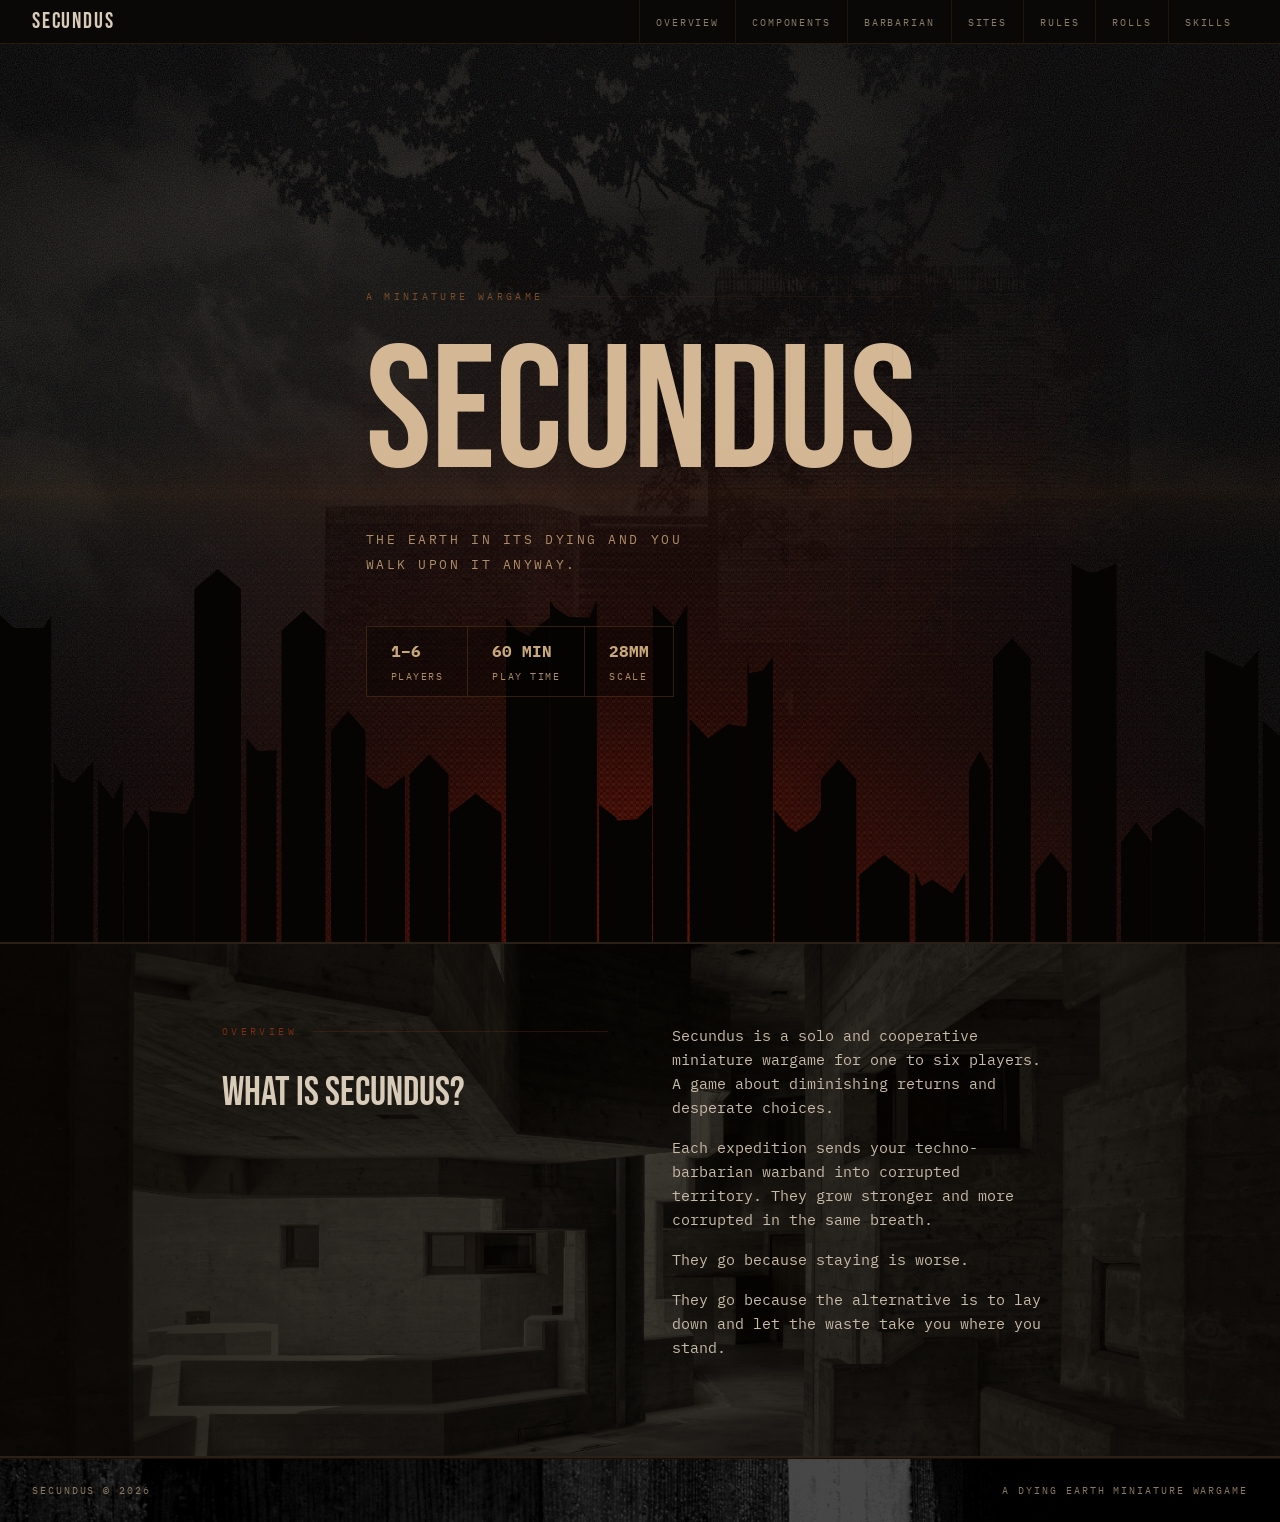
<file: index.html>
<!DOCTYPE html>
<html lang="en">
<head>
  <meta charset="UTF-8">
  <meta name="viewport" content="width=device-width, initial-scale=1.0">
  <title>Secundus — A Miniature Wargame</title>
  <link rel="preconnect" href="https://fonts.googleapis.com">
  <link href="https://fonts.googleapis.com/css2?family=UnifrakturMaguntia&family=IBM+Plex+Mono:wght@400;700&family=Bebas+Neue&display=swap" rel="stylesheet">
  <link rel="stylesheet" href="style.css">
</head>
<body>

  <!-- ===================== NAV ===================== -->
  <nav id="main-nav">
    <a href="#hero" class="logo">Secundus</a>
    <button class="nav-toggle" aria-label="Toggle navigation" aria-expanded="false">
      <span></span><span></span><span></span>
    </button>
    <ul>
      <li><a href="#overview">Overview</a></li>
      <li><a href="components.html">Components</a></li>
      <li><a href="barbarian.html">Barbarian</a></li>
      <li><a href="sites.html">Sites</a></li>
      <li><a href="rules.html">Rules</a></li>
      <li><a href="rolls.html">Rolls</a></li>
      <li><a href="skills.html">Skills</a></li>
    </ul>
  </nav>
  <!-- =================== END NAV =================== -->

  <main>

    <!-- ===================== HERO ===================== -->
    <section id="hero">
      <div class="hero-bg"></div>
      <canvas id="hero-canvas"></canvas>
      <div class="hero-horizon"></div>
      <div class="hero-scanline"></div>
      <div class="section-inner">
        <div class="section-label">A Miniature Wargame</div>
        <h1>Secundus</h1>
        <p class="tagline">The earth in its dying and you walk upon it anyway.</p>
        <div class="meta">
          <div class="meta-item"><strong>1–6</strong>Players</div>
          <div class="meta-item"><strong>60 min</strong>Play Time</div>
          <div class="meta-item"><strong>28mm</strong>Scale</div>
        </div>
      </div>
    </section>
    <!-- =================== END HERO =================== -->

    <!-- ===================== OVERVIEW ===================== -->
    <section id="overview">
      <div class="section-inner">
        <div class="overview-left">
          <div class="section-label">Overview</div>
          <h2>What is Secundus?</h2>
        </div>
        <div class="overview-right">
          <p>Secundus is a solo and cooperative miniature wargame for one to six players. A game about diminishing returns and desperate choices.</p>
          <p>Each expedition sends your techno-barbarian warband into corrupted territory. They grow stronger and more corrupted in the same breath.</p>
          <p>They go because staying is worse.</p>
          <p>They go because the alternative is to lay down and let the waste take you where you stand.</p>
        </div>
      </div>
    </section>
    <!-- =================== END OVERVIEW =================== -->
     
  </main>

  <!-- ===================== FOOTER ===================== -->
  <footer>
    <span>Secundus &copy; 2026</span>
    <span>A Dying Earth Miniature Wargame</span>
  </footer>
  <!-- =================== END FOOTER =================== -->

  <script>
  (function () {
    const canvas = document.getElementById('hero-canvas');
    const ctx = canvas.getContext('2d');
    let W, H, t = 0;

    function resize() {
      W = canvas.width  = canvas.offsetWidth;
      H = canvas.height = canvas.offsetHeight;
      buildSkyline();
    }

    /* ── SKYLINE ─────────────────────────────────────────────── */
    let skylinePath = null;

    function buildSkyline() {
      // Procedurally build a ruined-city silhouette along the bottom
      const pts = [];
      let x = 0;
      while (x < W + 60) {
        const w = 18 + Math.random() * 40;
        const h = 60 + Math.random() * (H * 0.38);
        // flat top or jagged spire
        const spire = Math.random() < 0.35;
        if (spire) {
          pts.push([x, H], [x, H - h + 20], [x + w * 0.5, H - h], [x + w, H - h + 20], [x + w, H]);
        } else {
          // crumbled rooftop notches
          pts.push([x, H], [x, H - h]);
          const notches = Math.floor(Math.random() * 3) + 1;
          for (let n = 0; n < notches; n++) {
            const nx = x + (w / notches) * n + Math.random() * (w / notches);
            const depth = 5 + Math.random() * 18;
            pts.push([nx, H - h + depth]);
          }
          pts.push([x + w, H - h], [x + w, H]);
        }
        x += w + Math.random() * 6;
      }
      skylinePath = pts;
    }

    function drawSkyline() {
      if (!skylinePath) return;
      ctx.beginPath();
      ctx.moveTo(skylinePath[0][0], skylinePath[0][1]);
      for (let i = 1; i < skylinePath.length; i++) {
        ctx.lineTo(skylinePath[i][0], skylinePath[i][1]);
      }
      ctx.closePath();
      ctx.fillStyle = '#060402';
      ctx.fill();
    }

    /* ── GOD RAYS ────────────────────────────────────────────── */
    const RAYS = Array.from({ length: 10 }, (_, i) => ({
      angle:  -Math.PI * 0.5 + (i - 4.5) * 0.13 + (Math.random() - 0.5) * 0.08,
      alpha:  0.015 + Math.random() * 0.04,
      width:  0.04 + Math.random() * 0.09,
      phase:  Math.random() * Math.PI * 2,
      speed:  0.0004 + Math.random() * 0.0006,
    }));

    function drawRays() {
      const ox = W * 0.5;
      const oy = H * 1.08;
      const len = H * 2.2;

      RAYS.forEach(r => {
        const pulse = 0.5 + 0.5 * Math.sin(t * r.speed * 1000 + r.phase);
        const a = r.alpha * pulse;

        const ax = ox + Math.cos(r.angle - r.width * 0.5) * len;
        const ay = oy + Math.sin(r.angle - r.width * 0.5) * len;
        const bx = ox + Math.cos(r.angle + r.width * 0.5) * len;
        const by = oy + Math.sin(r.angle + r.width * 0.5) * len;

        const grad = ctx.createLinearGradient(ox, oy, ox + Math.cos(r.angle) * len, oy + Math.sin(r.angle) * len);
        grad.addColorStop(0,   `rgba(120, 35, 8, ${a * 0.95})`);
        grad.addColorStop(0.4, `rgba(80,  18, 4, ${a * 0.5})`);
        grad.addColorStop(1,   `rgba(30,   6, 1, 0)`);

        ctx.beginPath();
        ctx.moveTo(ox, oy);
        ctx.lineTo(ax, ay);
        ctx.lineTo(bx, by);
        ctx.closePath();
        ctx.fillStyle = grad;
        ctx.fill();
      });
    }

    /* ── HORIZON GLOW ───────────────────────────────────────── */
    function drawHorizon() {
      const pulse = 0.65 + 0.35 * Math.sin(t * 0.0005);
      const grad = ctx.createRadialGradient(W * 0.5, H, 0, W * 0.5, H, W * 0.65);
      grad.addColorStop(0,    `rgba(100, 22, 5, ${0.65 * pulse})`);
      grad.addColorStop(0.3,  `rgba(55,  10, 2, ${0.35 * pulse})`);
      grad.addColorStop(1,    'rgba(0,0,0,0)');
      ctx.fillStyle = grad;
      ctx.fillRect(0, 0, W, H);
    }


    /* ── ASH MOTES ──────────────────────────────────────────── */
    function Mote() { this.reset(true); }
    Mote.prototype.reset = function (initial) {
      this.x  = Math.random() * W;
      this.y  = initial ? Math.random() * H : H + 6;
      this.r  = Math.random() * 2.2 + 0.2;
      this.vy = -(Math.random() * 0.35 + 0.05);
      this.vx = (Math.random() - 0.5) * 0.25;
      this.alpha = Math.random() * 0.5 + 0.05;
      this.phase = Math.random() * Math.PI * 2;
      this.speed = Math.random() * 0.018 + 0.005;
      this.wobble = (Math.random() - 0.5) * 0.003;
    };
    Mote.prototype.update = function () {
      this.vx  += this.wobble;
      this.x   += this.vx;
      this.y   += this.vy;
      this.phase += this.speed;
      if (this.y < -8) this.reset(false);
    };
    Mote.prototype.draw = function () {
      const a = this.alpha * (0.6 + 0.4 * Math.sin(this.phase));
      ctx.beginPath();
      ctx.arc(this.x, this.y, this.r, 0, Math.PI * 2);
      // mostly cold ash-grey, occasional dim ember
      const warm = Math.random() < 0.2;
      ctx.fillStyle = warm
        ? `rgba(160, 80, 30, ${a * 0.7})`
        : `rgba(150, 140, 130, ${a * 0.35})`;
      ctx.fill();
    };

    const MOTE_COUNT = 180;
    const motes = Array.from({ length: MOTE_COUNT }, () => new Mote());

    /* ── BAYER DITHER ───────────────────────────────────────── */
    // 8x8 Bayer matrix, normalised to [-0.5, 0.5]
    const BAYER8 = [
       0, 32,  8, 40,  2, 34, 10, 42,
      48, 16, 56, 24, 50, 18, 58, 26,
      12, 44,  4, 36, 14, 46,  6, 38,
      60, 28, 52, 20, 62, 30, 54, 22,
       3, 35, 11, 43,  1, 33,  9, 41,
      51, 19, 59, 27, 49, 17, 57, 25,
      15, 47,  7, 39, 13, 45,  5, 37,
      63, 31, 55, 23, 61, 29, 53, 21,
    ].map(v => (v / 63) - 0.5);

    // Offscreen canvas for dither — low-res, scaled up for chunky pixel look
    const DSCALE = 3;          // each dither "pixel" = 3×3 screen pixels
    const dCanvas = document.createElement('canvas');
    const dCtx = dCanvas.getContext('2d');

    function applyDither() {
      const dW = Math.ceil(W / DSCALE);
      const dH = Math.ceil(H / DSCALE);

      // Sample the main canvas at low resolution
      dCanvas.width  = dW;
      dCanvas.height = dH;
      dCtx.drawImage(canvas, 0, 0, dW, dH);

      const img = dCtx.getImageData(0, 0, dW, dH);
      const d   = img.data;
      const SPREAD = 38;   // dither spread in 0-255 units

      for (let y = 0; y < dH; y++) {
        for (let x = 0; x < dW; x++) {
          const i = (y * dW + x) * 4;
          const threshold = BAYER8[(y % 8) * 8 + (x % 8)] * SPREAD;
          d[i]     = Math.min(255, Math.max(0, d[i]     + threshold));
          d[i + 1] = Math.min(255, Math.max(0, d[i + 1] + threshold));
          d[i + 2] = Math.min(255, Math.max(0, d[i + 2] + threshold));
        }
      }
      dCtx.putImageData(img, 0, 0);

      // Scale back up to main canvas with pixelated rendering
      ctx.save();
      ctx.imageSmoothingEnabled = false;
      ctx.drawImage(dCanvas, 0, 0, W, H);
      ctx.restore();
    }

    /* ── LOOP ───────────────────────────────────────────────── */
    let last = 0;
    function frame(ts) {
      const dt = ts - last; last = ts; t = ts;
      ctx.clearRect(0, 0, W, H);

      drawRays();
      drawHorizon();
      motes.forEach(m => { m.update(); m.draw(); });
      applyDither();
      drawSkyline();

      requestAnimationFrame(frame);
    }

    resize();
    window.addEventListener('resize', resize);
    requestAnimationFrame(frame);
  })();
  </script>

  <script>
  (function () {
    const nav = document.getElementById('main-nav');
    const btn = nav.querySelector('.nav-toggle');
    btn.addEventListener('click', function () {
      const open = nav.classList.toggle('nav-open');
      btn.setAttribute('aria-expanded', open);
    });
    // Close menu when a link is clicked
    nav.querySelectorAll('a').forEach(function (a) {
      a.addEventListener('click', function () {
        nav.classList.remove('nav-open');
        btn.setAttribute('aria-expanded', 'false');
      });
    });
  })();
  </script>

</body>
</html>
</file>
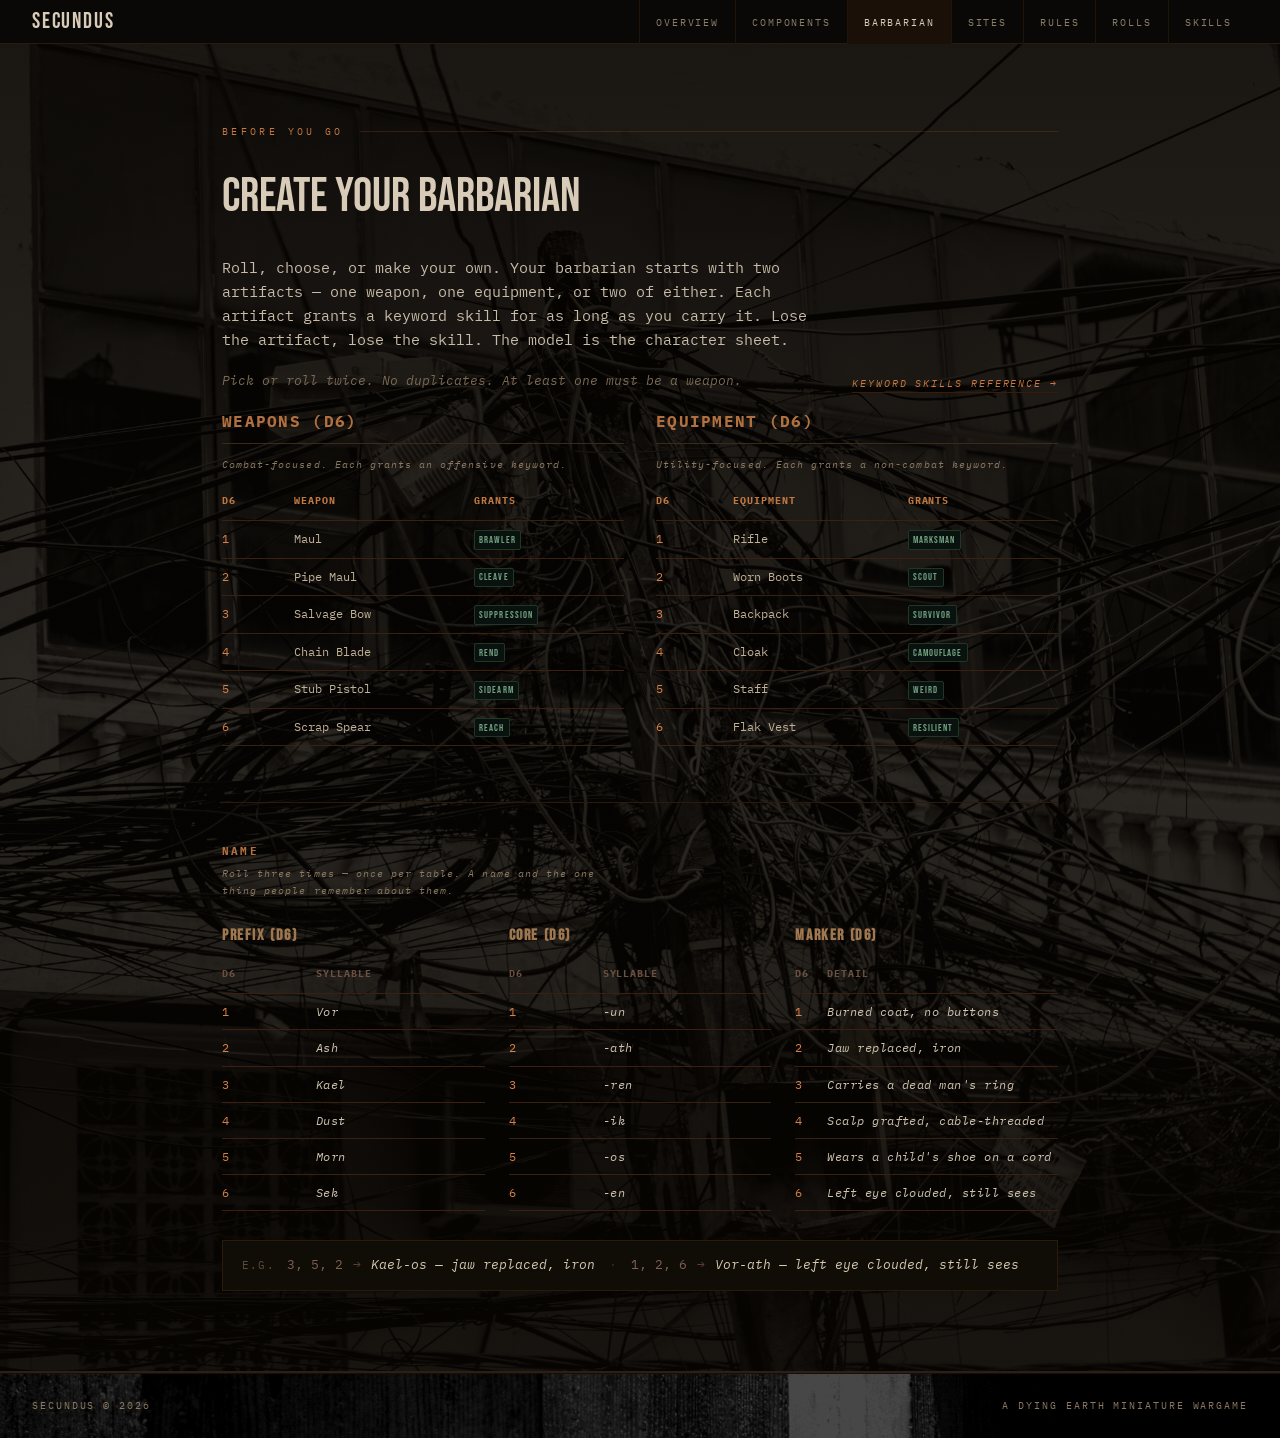
<file: barbarian.html>
<!DOCTYPE html>
<html lang="en">
<head>
  <meta charset="UTF-8">
  <meta name="viewport" content="width=device-width, initial-scale=1.0">
  <title>Secundus — Create Your Barbarian</title>
  <link rel="preconnect" href="https://fonts.googleapis.com">
  <link href="https://fonts.googleapis.com/css2?family=UnifrakturMaguntia&family=IBM+Plex+Mono:wght@400;700&family=Bebas+Neue&display=swap" rel="stylesheet">
  <link rel="stylesheet" href="style.css">
</head>
<body>

  <!-- ===================== NAV ===================== -->
  <nav id="main-nav">
    <a href="index.html" class="logo">Secundus</a>
    <button class="nav-toggle" aria-label="Toggle navigation" aria-expanded="false">
      <span></span><span></span><span></span>
    </button>
    <ul>
      <li><a href="index.html#overview">Overview</a></li>
      <li><a href="components.html">Components</a></li>
      <li><a href="barbarian.html" class="nav-active">Barbarian</a></li>
      <li><a href="sites.html">Sites</a></li>
      <li><a href="rules.html">Rules</a></li>
      <li><a href="rolls.html">Rolls</a></li>
      <li><a href="skills.html">Skills</a></li>
    </ul>
  </nav>
  <!-- =================== END NAV =================== -->

  <main>

    <!-- ===================== BARBARIAN ===================== -->
    <section id="barbarian">
      <div class="section-inner">
        <div class="section-label">Before You Go</div>
        <h2>Create Your Barbarian</h2>
        <p>Roll, choose, or make your own. Your barbarian starts with two artifacts — one weapon, one equipment, or two of either. Each artifact grants a keyword skill for as long as you carry it. Lose the artifact, lose the skill. The model is the character sheet.</p>

        <div class="barbarian-artifact-intro">
          <span>Pick or roll twice. No duplicates. At least one must be a weapon.</span>
          <a href="skills.html" class="roll-link">Keyword Skills Reference →</a>
        </div>

        <div class="artifact-tables">

          <div class="artifact-table-block">
            <h3>Weapons (d6)</h3>
            <p class="table-instruction">Combat-focused. Each grants an offensive keyword.</p>
            <table class="ref-table artifact-table">
              <thead>
                <tr><th>d6</th><th>Weapon</th><th>Grants</th></tr>
              </thead>
              <tbody>
                <tr>
                  <td>1</td><td>Maul</td>
                  <td><a href="skills.html#skill-brawler" class="skill-keyword skill-keyword--link">Brawler</a></td>
                </tr>
                <tr>
                  <td>2</td><td>Pipe Maul</td>
                  <td><a href="skills.html#skill-cleave" class="skill-keyword skill-keyword--link">Cleave</a></td>
                </tr>
                <tr>
                  <td>3</td><td>Salvage Bow</td>
                  <td><a href="skills.html#skill-suppression" class="skill-keyword skill-keyword--link">Suppression</a></td>
                </tr>
                <tr>
                  <td>4</td><td>Chain Blade</td>
                  <td><a href="skills.html#skill-rend" class="skill-keyword skill-keyword--link">Rend</a></td>
                </tr>
                <tr>
                  <td>5</td><td>Stub Pistol</td>
                  <td><a href="skills.html#skill-sidearm" class="skill-keyword skill-keyword--link">Sidearm</a></td>
                </tr>
                <tr>
                  <td>6</td><td>Scrap Spear</td>
                  <td><a href="skills.html#skill-reach" class="skill-keyword skill-keyword--link">Reach</a></td>
                </tr>
              </tbody>
            </table>
          </div>

          <div class="artifact-table-block">
            <h3>Equipment (d6)</h3>
            <p class="table-instruction">Utility-focused. Each grants a non-combat keyword.</p>
            <table class="ref-table artifact-table">
              <thead>
                <tr><th>d6</th><th>Equipment</th><th>Grants</th></tr>
              </thead>
              <tbody>
                <tr>
                  <td>1</td><td>Rifle</td>
                  <td><a href="skills.html#skill-marksman" class="skill-keyword skill-keyword--link">Marksman</a></td>
                </tr>
                <tr>
                  <td>2</td><td>Worn Boots</td>
                  <td><a href="skills.html#skill-scout" class="skill-keyword skill-keyword--link">Scout</a></td>
                </tr>
                <tr>
                  <td>3</td><td>Backpack</td>
                  <td><a href="skills.html#skill-survivor" class="skill-keyword skill-keyword--link">Survivor</a></td>
                </tr>
                <tr>
                  <td>4</td><td>Cloak</td>
                  <td><a href="skills.html#skill-camouflage" class="skill-keyword skill-keyword--link">Camouflage</a></td>
                </tr>
                <tr>
                  <td>5</td><td>Staff</td>
                  <td><a href="skills.html#skill-weird" class="skill-keyword skill-keyword--link">Weird</a></td>
                </tr>
                <tr>
                  <td>6</td><td>Flak Vest</td>
                  <td><a href="skills.html#skill-resilient" class="skill-keyword skill-keyword--link">Resilient</a></td>
                </tr>
              </tbody>
            </table>
          </div>

        </div>

        <!-- ===================== NAME GENERATOR ===================== -->
        <div class="name-generator">
          <h3>Name</h3>
          <p class="table-instruction">Roll three times — once per table. A name and the one thing people remember about them.</p>

          <div class="name-tables">

            <div class="name-table-block">
              <h4>Prefix (d6)</h4>
              <table class="ref-table">
                <thead><tr><th>d6</th><th>Syllable</th></tr></thead>
                <tbody>
                  <tr><td>1</td><td>Vor</td></tr>
                  <tr><td>2</td><td>Ash</td></tr>
                  <tr><td>3</td><td>Kael</td></tr>
                  <tr><td>4</td><td>Dust</td></tr>
                  <tr><td>5</td><td>Morn</td></tr>
                  <tr><td>6</td><td>Sek</td></tr>
                </tbody>
              </table>
            </div>

            <div class="name-table-block">
              <h4>Core (d6)</h4>
              <table class="ref-table">
                <thead><tr><th>d6</th><th>Syllable</th></tr></thead>
                <tbody>
                  <tr><td>1</td><td>-un</td></tr>
                  <tr><td>2</td><td>-ath</td></tr>
                  <tr><td>3</td><td>-ren</td></tr>
                  <tr><td>4</td><td>-ik</td></tr>
                  <tr><td>5</td><td>-os</td></tr>
                  <tr><td>6</td><td>-en</td></tr>
                </tbody>
              </table>
            </div>

            <div class="name-table-block">
              <h4>Marker (d6)</h4>
              <table class="ref-table">
                <thead><tr><th>d6</th><th>Detail</th></tr></thead>
                <tbody>
                  <tr><td>1</td><td>Burned coat, no buttons</td></tr>
                  <tr><td>2</td><td>Jaw replaced, iron</td></tr>
                  <tr><td>3</td><td>Carries a dead man's ring</td></tr>
                  <tr><td>4</td><td>Scalp grafted, cable-threaded</td></tr>
                  <tr><td>5</td><td>Wears a child's shoe on a cord</td></tr>
                  <tr><td>6</td><td>Left eye clouded, still sees</td></tr>
                </tbody>
              </table>
            </div>

          </div>

          <div class="name-example">
            <span class="name-example-label">e.g.</span>
            <span class="name-example-roll">3, 5, 2</span>
            <span class="name-example-arrow">→</span>
            <span class="name-example-result">Kael-os — jaw replaced, iron</span>
            <span class="name-example-sep">·</span>
            <span class="name-example-roll">1, 2, 6</span>
            <span class="name-example-arrow">→</span>
            <span class="name-example-result">Vor-ath — left eye clouded, still sees</span>
          </div>

        </div>
        <!-- =================== END NAME GENERATOR =================== -->

      </div>
    </section>
    <!-- =================== END BARBARIAN =================== -->

  </main>

  <!-- ===================== FOOTER ===================== -->
  <footer>
    <span>Secundus &copy; 2026</span>
    <span>A Dying Earth Miniature Wargame</span>
  </footer>
  <!-- =================== END FOOTER =================== -->

  <script>
  (function () {
    const nav = document.getElementById('main-nav');
    const btn = nav.querySelector('.nav-toggle');
    btn.addEventListener('click', function () {
      const open = nav.classList.toggle('nav-open');
      btn.setAttribute('aria-expanded', open);
    });
    nav.querySelectorAll('a').forEach(function (a) {
      a.addEventListener('click', function () {
        nav.classList.remove('nav-open');
        btn.setAttribute('aria-expanded', 'false');
      });
    });
  })();
  </script>

</body>
</html>
</file>
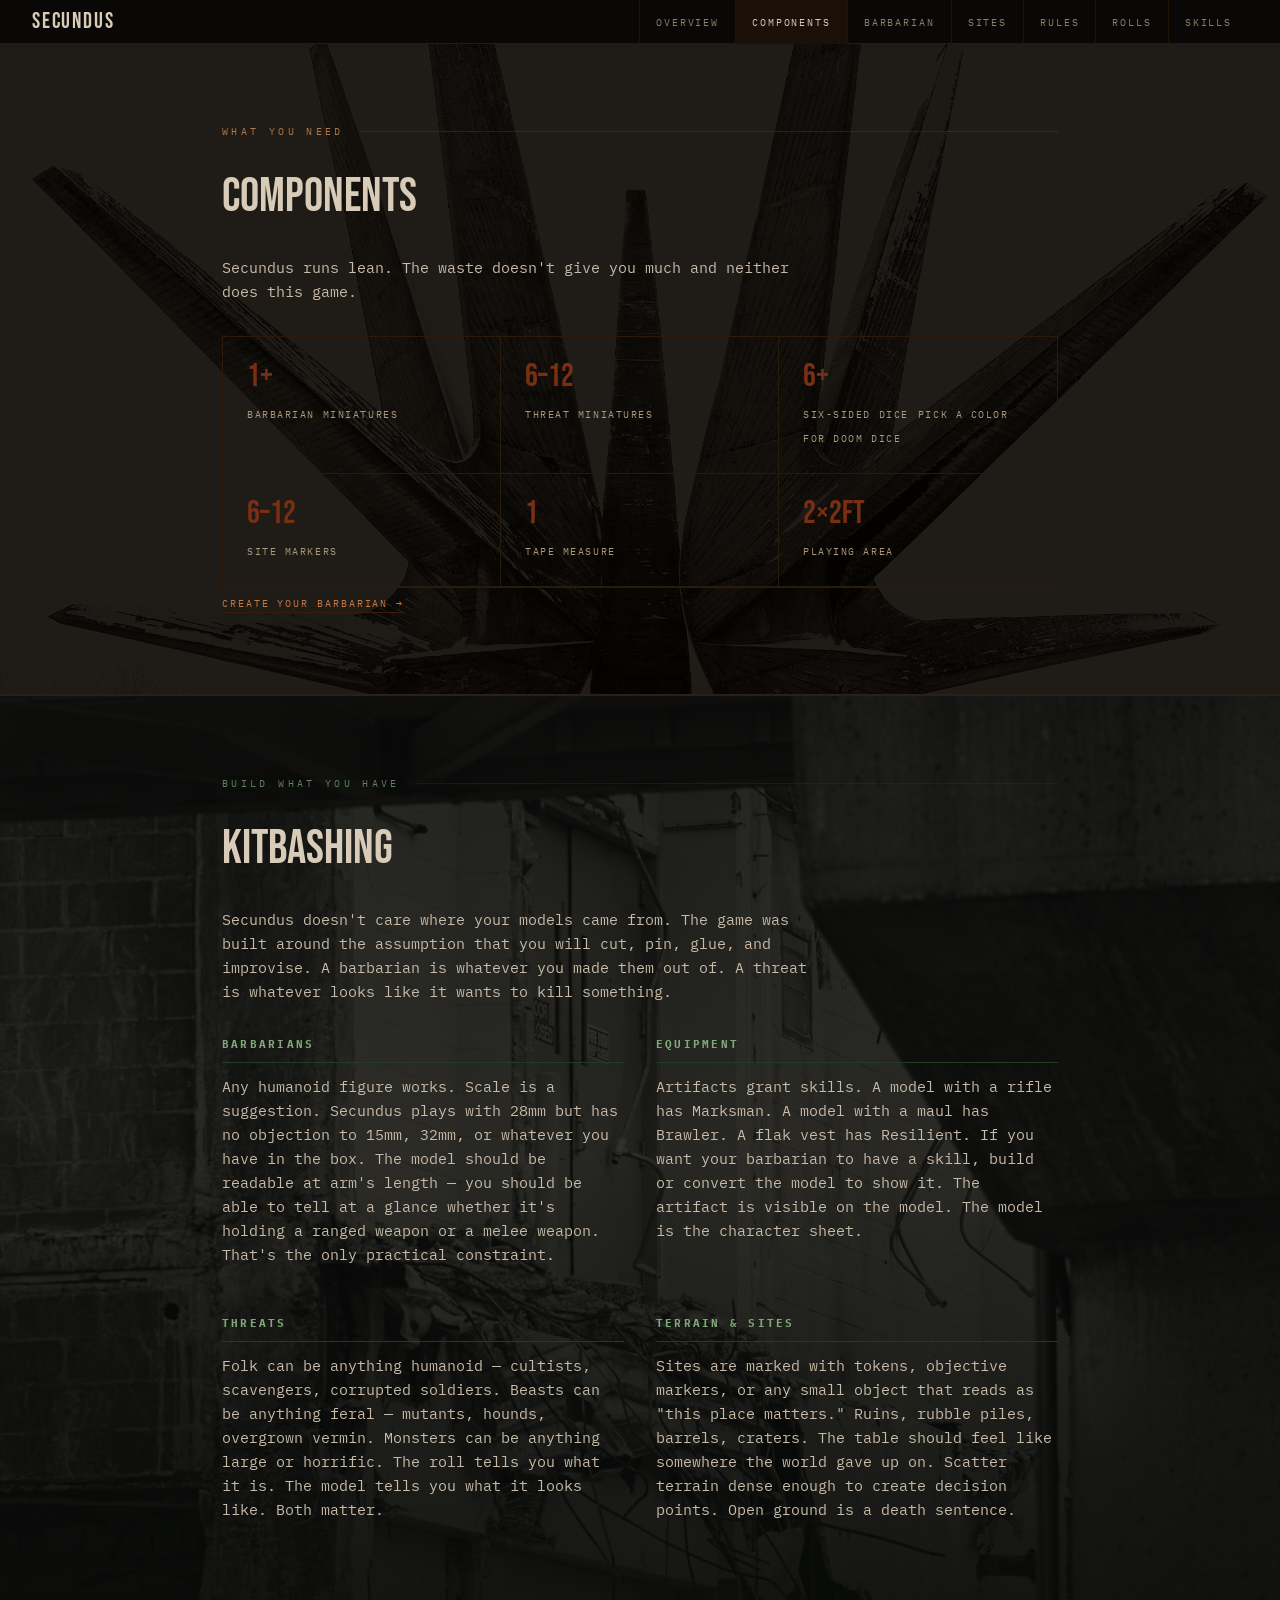
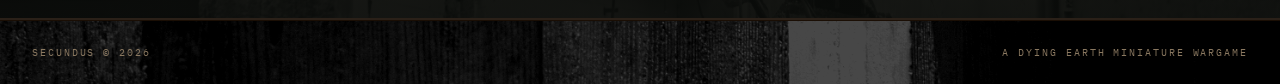
<file: components.html>
<!DOCTYPE html>
<html lang="en">
<head>
  <meta charset="UTF-8">
  <meta name="viewport" content="width=device-width, initial-scale=1.0">
  <title>Secundus — Components</title>
  <link rel="preconnect" href="https://fonts.googleapis.com">
  <link href="https://fonts.googleapis.com/css2?family=UnifrakturMaguntia&family=IBM+Plex+Mono:wght@400;700&family=Bebas+Neue&display=swap" rel="stylesheet">
  <link rel="stylesheet" href="style.css">
</head>
<body>

  <!-- ===================== NAV ===================== -->
  <nav id="main-nav">
    <a href="index.html" class="logo">Secundus</a>
    <button class="nav-toggle" aria-label="Toggle navigation" aria-expanded="false">
      <span></span><span></span><span></span>
    </button>
    <ul>
      <li><a href="index.html#overview">Overview</a></li>
      <li><a href="components.html" class="nav-active">Components</a></li>
      <li><a href="barbarian.html">Barbarian</a></li>
      <li><a href="sites.html">Sites</a></li>
      <li><a href="rules.html">Rules</a></li>
      <li><a href="rolls.html">Rolls</a></li>
      <li><a href="skills.html">Skills</a></li>
    </ul>
  </nav>
  <!-- =================== END NAV =================== -->

  <main>

    <!-- ===================== COMPONENTS ===================== -->
    <section id="components">
      <div class="section-inner">
        <div class="section-label">What You Need</div>
        <h2>Components</h2>
        <p>Secundus runs lean. The waste doesn't give you much and neither does this game.</p>

        <div class="component-grid">
          <div class="component-item">
            <span class="qty">1+</span>
            <span class="name">Barbarian Miniatures</span>
          </div>
          <div class="component-item">
            <span class="qty">6–12</span>
            <span class="name">Threat Miniatures</span>
          </div>
          <div class="component-item">
            <span class="qty">6+</span>
            <span class="name">Six-Sided Dice</span>
            <span class="name">Pick a color for doom dice</span>
          </div>
          <div class="component-item">
            <span class="qty">6–12</span>
            <span class="name">Site Markers</span>
          </div>
          <div class="component-item">
            <span class="qty">1</span>
            <span class="name">Tape Measure</span>
          </div>
          <div class="component-item">
            <span class="qty">2×2ft</span>
            <span class="name">Playing Area</span>
          </div>
        </div>

        <a href="barbarian.html" class="roll-link">Create Your Barbarian →</a>
      </div>
    </section>

    <!-- ===================== KITBASHING ===================== -->
    <section id="kitbashing">
      <div class="section-inner">
        <div class="section-label">Build What You Have</div>
        <h2>Kitbashing</h2>
        <p>Secundus doesn't care where your models came from. The game was built around the assumption that you will cut, pin, glue, and improvise. A barbarian is whatever you made them out of. A threat is whatever looks like it wants to kill something.</p>

        <div class="kit-grid">

          <div class="kit-block">
            <h3>Barbarians</h3>
            <p>Any humanoid figure works. Scale is a suggestion. Secundus plays with 28mm but has no objection to 15mm, 32mm, or whatever you have in the box. The model should be readable at arm's length — you should be able to tell at a glance whether it's holding a ranged weapon or a melee weapon. That's the only practical constraint.</p>
          </div>

          <div class="kit-block">
            <h3>Equipment</h3>
            <p>Artifacts grant skills. A model with a rifle has Marksman. A model with a maul has Brawler. A flak vest has Resilient. If you want your barbarian to have a skill, build or convert the model to show it. The artifact is visible on the model. The model is the character sheet.</p>
          </div>

          <div class="kit-block">
            <h3>Threats</h3>
            <p>Folk can be anything humanoid — cultists, scavengers, corrupted soldiers. Beasts can be anything feral — mutants, hounds, overgrown vermin. Monsters can be anything large or horrific. The roll tells you what it is. The model tells you what it looks like. Both matter.</p>
          </div>

          <div class="kit-block">
            <h3>Terrain & Sites</h3>
            <p>Sites are marked with tokens, objective markers, or any small object that reads as "this place matters." Ruins, rubble piles, barrels, craters. The table should feel like somewhere the world gave up on. Scatter terrain dense enough to create decision points. Open ground is a death sentence.</p>
          </div>

        </div>
      </div>
    </section>
    <!-- =================== END KITBASHING =================== -->
    <!-- =================== END COMPONENTS =================== -->

  </main>

  <!-- ===================== FOOTER ===================== -->
  <footer>
    <span>Secundus &copy; 2026</span>
    <span>A Dying Earth Miniature Wargame</span>
  </footer>
  <!-- =================== END FOOTER =================== -->

  <script>
  (function () {
    const nav = document.getElementById('main-nav');
    const btn = nav.querySelector('.nav-toggle');
    btn.addEventListener('click', function () {
      const open = nav.classList.toggle('nav-open');
      btn.setAttribute('aria-expanded', open);
    });
    nav.querySelectorAll('a').forEach(function (a) {
      a.addEventListener('click', function () {
        nav.classList.remove('nav-open');
        btn.setAttribute('aria-expanded', 'false');
      });
    });
  })();
  </script>

</body>
</html>
</file>
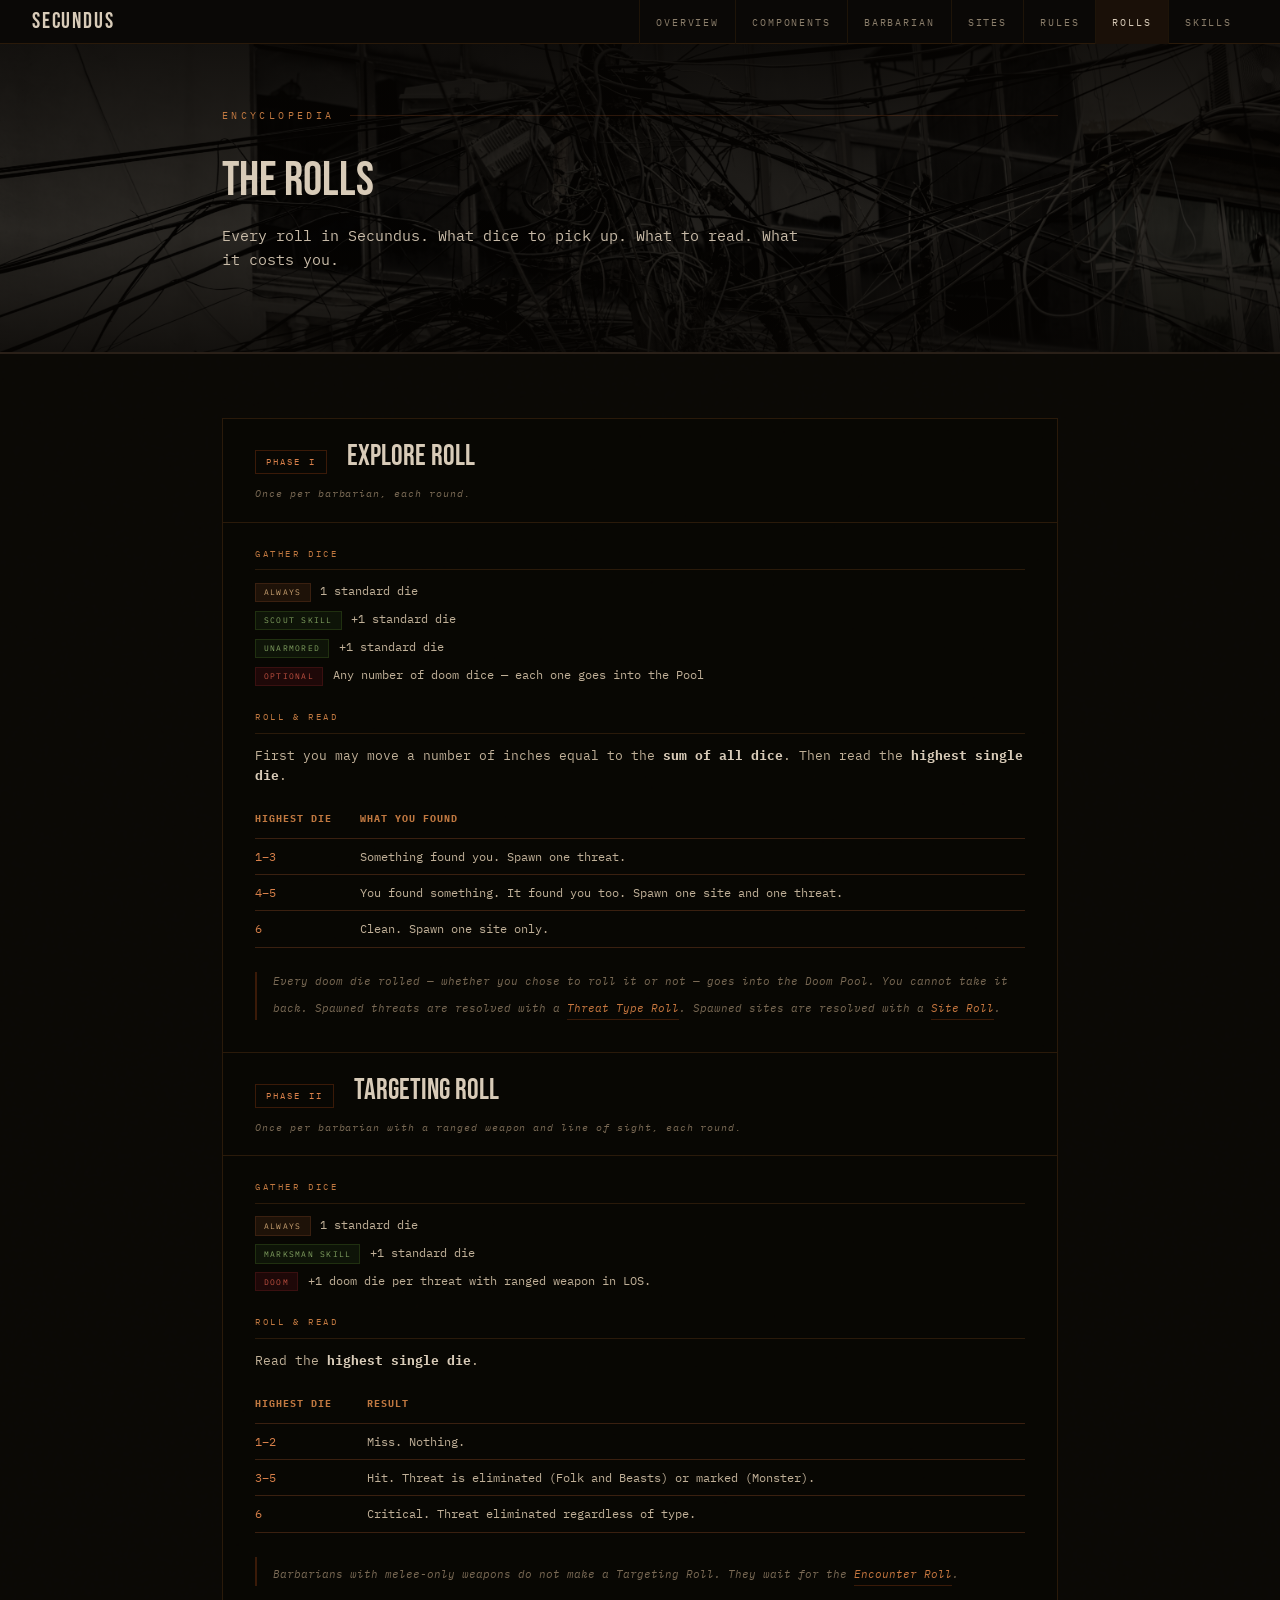
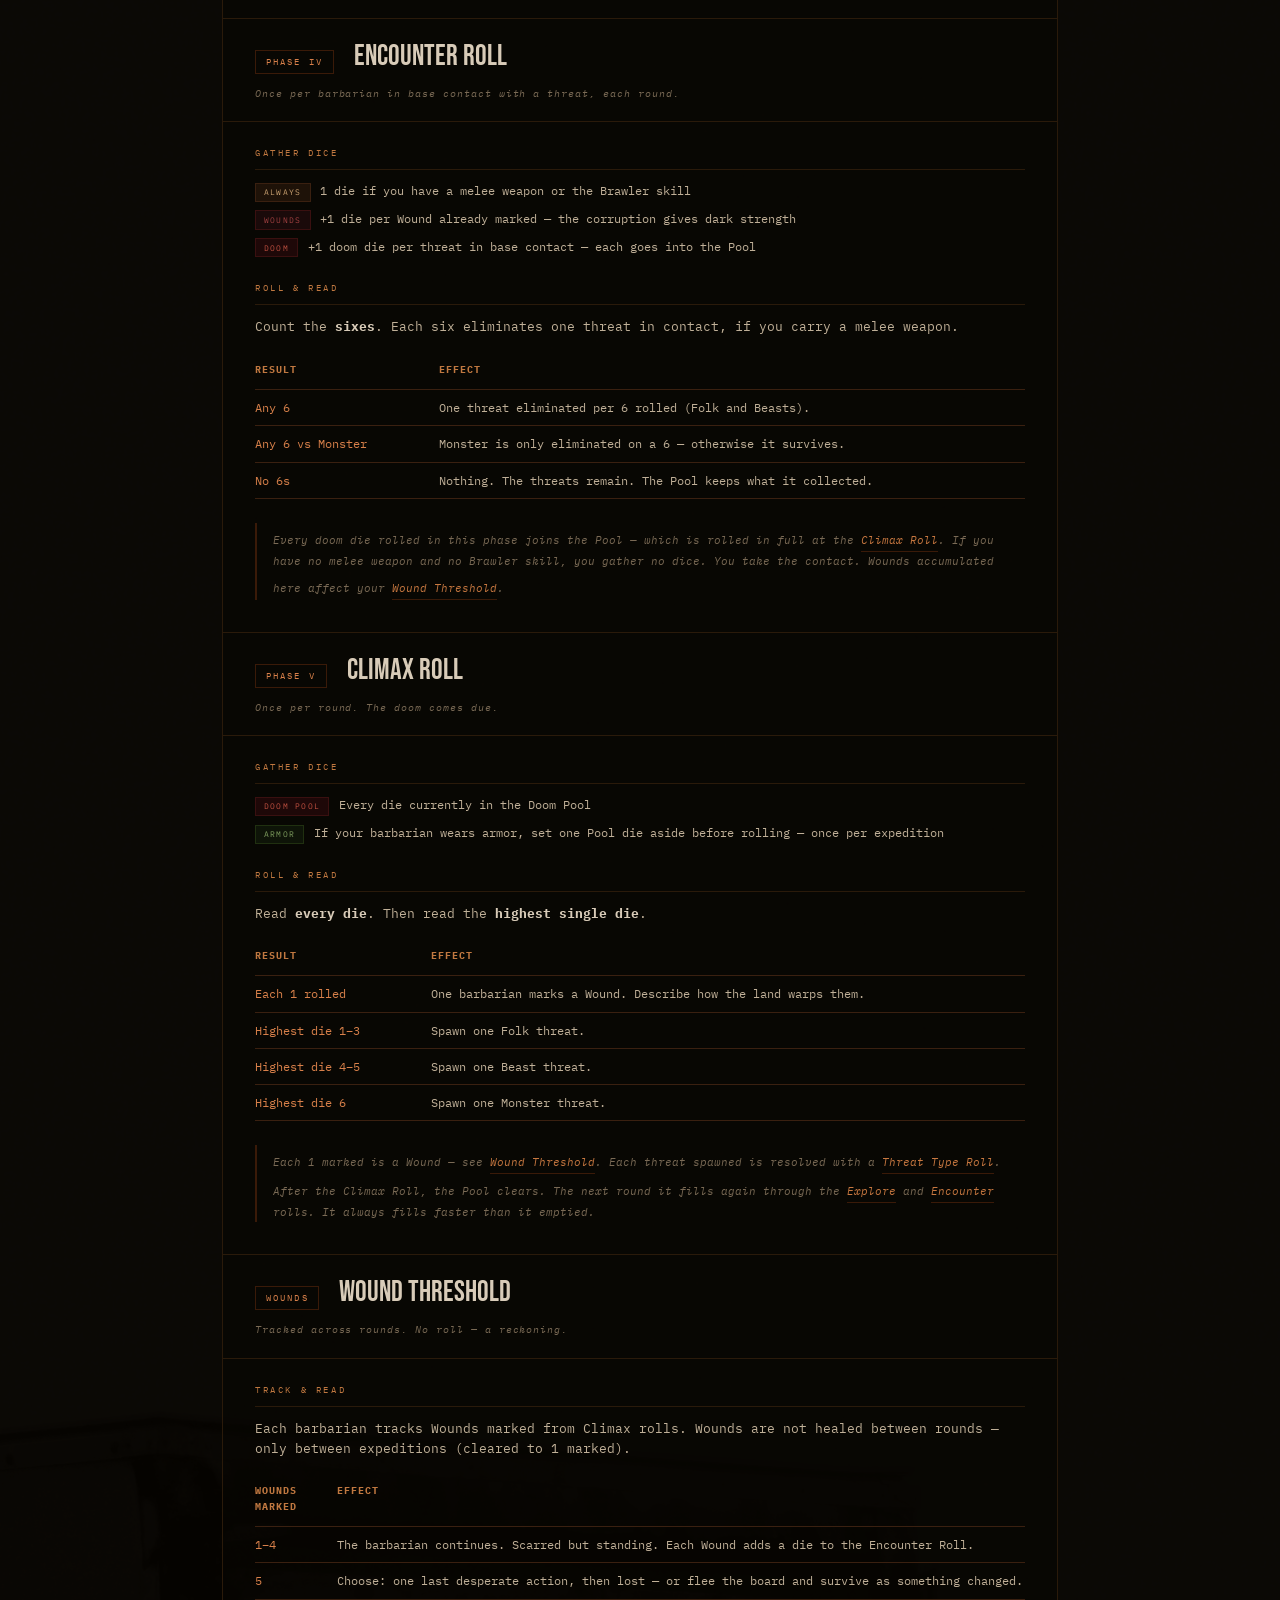
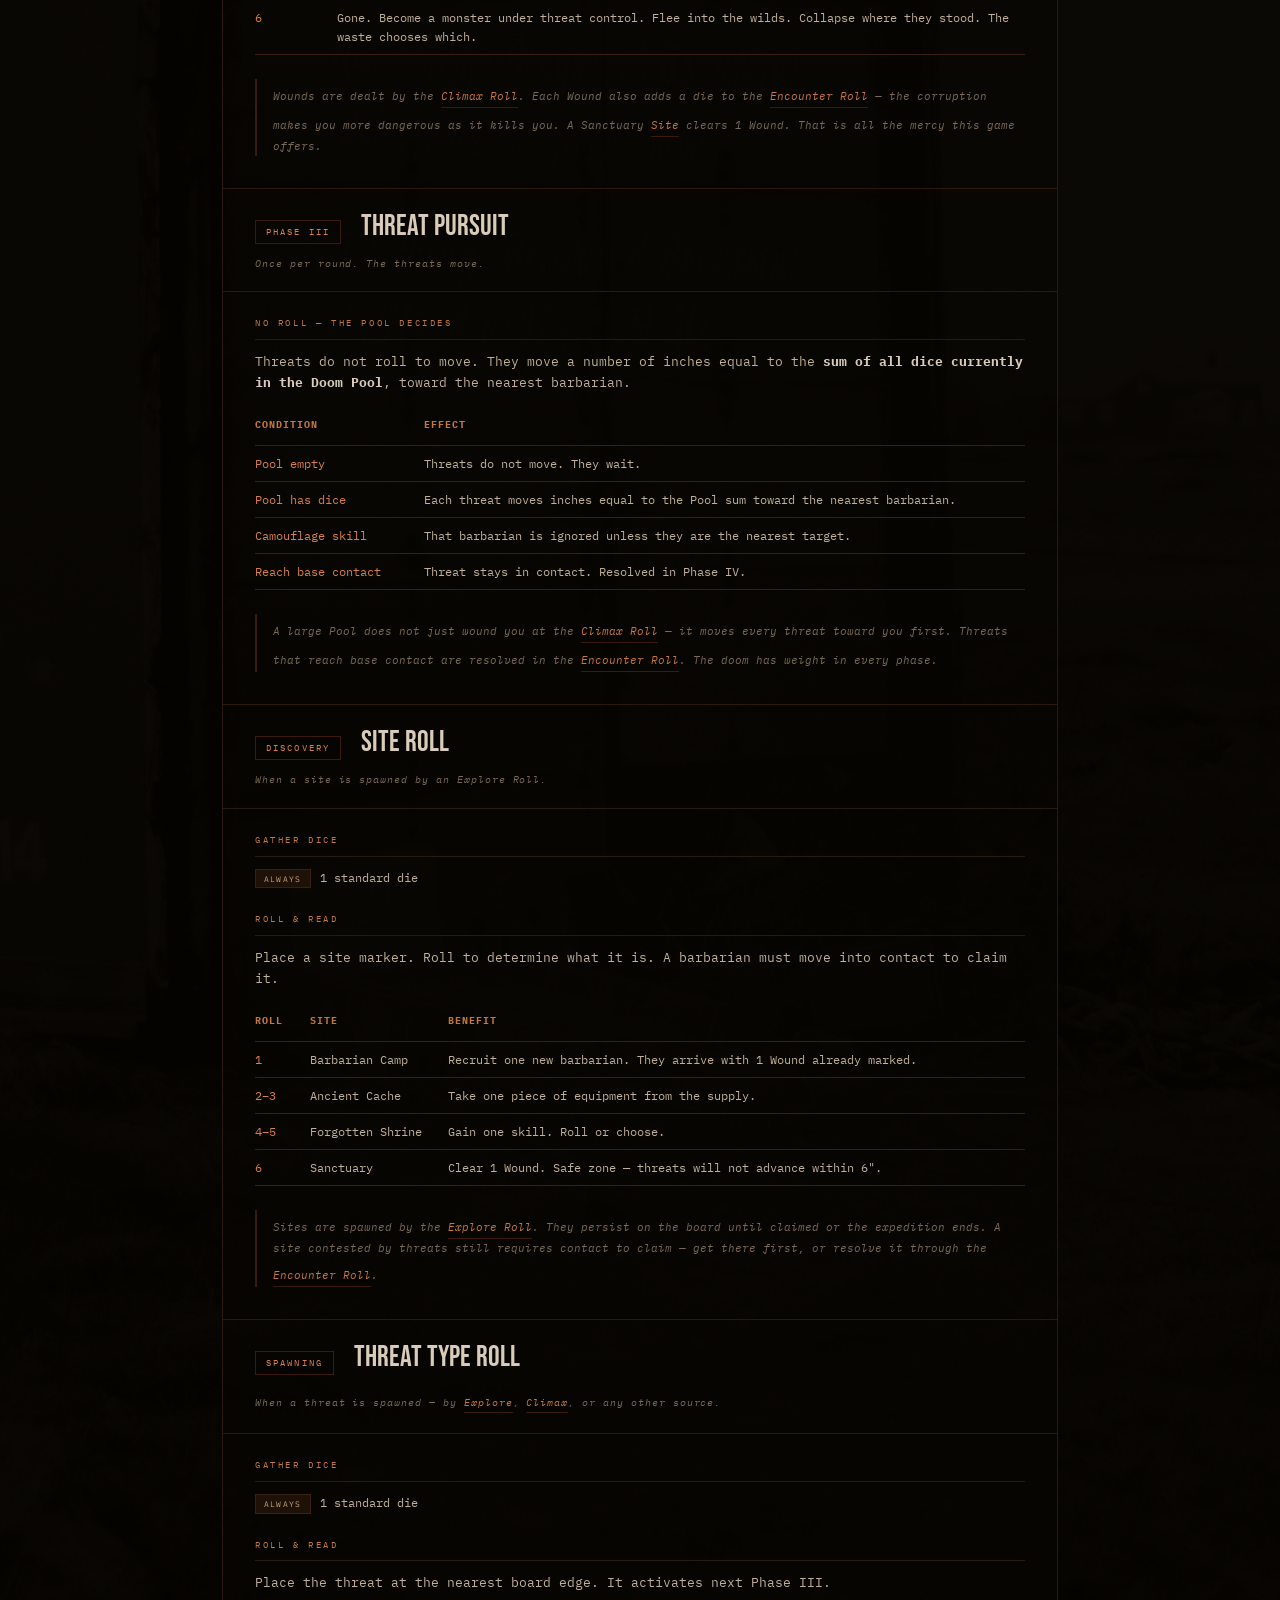
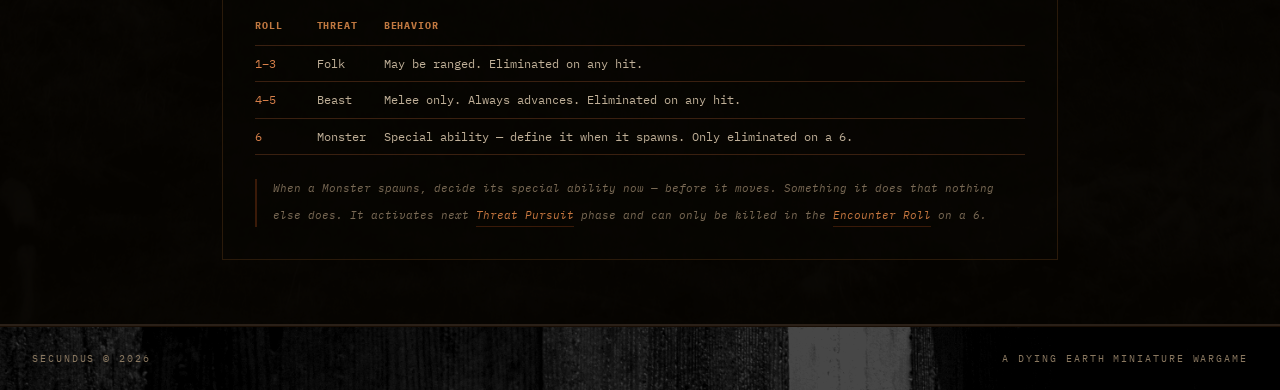
<file: rolls.html>
<!DOCTYPE html>
<html lang="en">
<head>
  <meta charset="UTF-8">
  <meta name="viewport" content="width=device-width, initial-scale=1.0">
  <title>Secundus — Rolls</title>
  <link rel="preconnect" href="https://fonts.googleapis.com">
  <link href="https://fonts.googleapis.com/css2?family=UnifrakturMaguntia&family=IBM+Plex+Mono:wght@400;700&family=Bebas+Neue&display=swap" rel="stylesheet">
  <link rel="stylesheet" href="style.css">
</head>
<body>

  <!-- ===================== NAV ===================== -->
  <nav id="main-nav">
    <a href="index.html" class="logo">Secundus</a>
    <button class="nav-toggle" aria-label="Toggle navigation" aria-expanded="false">
      <span></span><span></span><span></span>
    </button>
    <ul>
      <li><a href="index.html#overview">Overview</a></li>
      <li><a href="components.html">Components</a></li>
      <li><a href="barbarian.html">Barbarian</a></li>
      <li><a href="sites.html">Sites</a></li>
      <li><a href="rules.html">Rules</a></li>
      <li><a href="rolls.html" class="nav-active">Rolls</a></li>
      <li><a href="skills.html">Skills</a></li>
    </ul>
  </nav>
  <!-- =================== END NAV =================== -->

  <main>

    <!-- ===================== ROLLS HEADER ===================== -->
    <section id="rolls-hero">
      <div class="section-inner">
        <div class="section-label">Encyclopedia</div>
        <h2>The Rolls</h2>
        <p>Every roll in Secundus. What dice to pick up. What to read. What it costs you.</p>
      </div>
    </section>
    <!-- =================== END ROLLS HEADER =================== -->

    <!-- ===================== ROLL ENTRIES ===================== -->
    <section id="roll-entries">
      <div class="section-inner">

        <!-- EXPLORE ROLL -->
        <div class="roll-entry" id="roll-explore">
          <div class="roll-entry-header">
            <div class="roll-phase-tag">Phase I</div>
            <h2 class="roll-name">Explore Roll</h2>
            <div class="roll-when">Once per barbarian, each round.</div>
          </div>
          <div class="roll-entry-body">
            <div class="roll-dice-block">
              <div class="roll-dice-label">Gather Dice</div>
              <ul class="roll-dice-list">
                <li><span class="dice-tag always">Always</span> 1 standard die</li>
                <li><span class="dice-tag skill">Scout skill</span> +1 standard die</li>
                <li><span class="dice-tag skill">Unarmored</span> +1 standard die</li>
                <li><span class="dice-tag doom">Optional</span> Any number of doom dice — each one goes into the Pool</li>
              </ul>
            </div>
            <div class="roll-result-block">
              <div class="roll-dice-label">Roll &amp; Read</div>
              <p>First you may move a number of inches equal to the <strong>sum of all dice</strong>. Then read the <strong>highest single die</strong>.</p>
              <table class="ref-table">
                <thead><tr><th>Highest Die</th><th>What You Found</th></tr></thead>
                <tbody>
                  <tr><td>1–3</td><td>Something found you. Spawn one threat.</td></tr>
                  <tr><td>4–5</td><td>You found something. It found you too. Spawn one site and one threat.</td></tr>
                  <tr><td>6</td><td>Clean. Spawn one site only.</td></tr>
                </tbody>
              </table>
            </div>
            <div class="roll-note">
              Every doom die rolled — whether you chose to roll it or not — goes into the Doom Pool. You cannot take it back. Spawned threats are resolved with a <a href="#roll-threat-type" class="roll-link">Threat Type Roll</a>. Spawned sites are resolved with a <a href="#roll-site" class="roll-link">Site Roll</a>.
            </div>
          </div>
        </div>

        <!-- TARGETING ROLL -->
        <div class="roll-entry" id="roll-targeting">
          <div class="roll-entry-header">
            <div class="roll-phase-tag">Phase II</div>
            <h2 class="roll-name">Targeting Roll</h2>
            <div class="roll-when">Once per barbarian with a ranged weapon and line of sight, each round.</div>
          </div>
          <div class="roll-entry-body">
            <div class="roll-dice-block">
              <div class="roll-dice-label">Gather Dice</div>
              <ul class="roll-dice-list">
                <li><span class="dice-tag always">Always</span> 1 standard die</li>
                <li><span class="dice-tag skill">Marksman skill</span> +1 standard die</li>
                <li><span class="dice-tag doom">Doom</span> +1 doom die per threat with ranged weapon in LOS.</li>
              </ul>
            </div>
            <div class="roll-result-block">
              <div class="roll-dice-label">Roll &amp; Read</div>
              <p>Read the <strong>highest single die</strong>.</p>
              <table class="ref-table">
                <thead><tr><th>Highest Die</th><th>Result</th></tr></thead>
                <tbody>
                  <tr><td>1–2</td><td>Miss. Nothing.</td></tr>
                  <tr><td>3–5</td><td>Hit. Threat is eliminated (Folk and Beasts) or marked (Monster).</td></tr>
                  <tr><td>6</td><td>Critical. Threat eliminated regardless of type.</td></tr>
                </tbody>
              </table>
            </div>
            <div class="roll-note">
              Barbarians with melee-only weapons do not make a Targeting Roll. They wait for the <a href="#roll-encounter" class="roll-link">Encounter Roll</a>.
            </div>
          </div>
        </div>

        <!-- ENCOUNTER ROLL -->
        <div class="roll-entry" id="roll-encounter">
          <div class="roll-entry-header">
            <div class="roll-phase-tag">Phase IV</div>
            <h2 class="roll-name">Encounter Roll</h2>
            <div class="roll-when">Once per barbarian in base contact with a threat, each round.</div>
          </div>
          <div class="roll-entry-body">
            <div class="roll-dice-block">
              <div class="roll-dice-label">Gather Dice</div>
              <ul class="roll-dice-list">
                <li><span class="dice-tag always">Always</span> 1 die if you have a melee weapon or the Brawler skill</li>
                <li><span class="dice-tag wound">Wounds</span> +1 die per Wound already marked — the corruption gives dark strength</li>
                <li><span class="dice-tag doom">Doom</span> +1 doom die per threat in base contact — each goes into the Pool</li>
              </ul>
            </div>
            <div class="roll-result-block">
              <div class="roll-dice-label">Roll &amp; Read</div>
              <p>Count the <strong>sixes</strong>. Each six eliminates one threat in contact, if you carry a melee weapon.</p>
              <table class="ref-table">
                <thead><tr><th>Result</th><th>Effect</th></tr></thead>
                <tbody>
                  <tr><td>Any 6</td><td>One threat eliminated per 6 rolled (Folk and Beasts).</td></tr>
                  <tr><td>Any 6 vs Monster</td><td>Monster is only eliminated on a 6 — otherwise it survives.</td></tr>
                  <tr><td>No 6s</td><td>Nothing. The threats remain. The Pool keeps what it collected.</td></tr>
                </tbody>
              </table>
            </div>
            <div class="roll-note">
              Every doom die rolled in this phase joins the Pool — which is rolled in full at the <a href="#roll-climax" class="roll-link">Climax Roll</a>. If you have no melee weapon and no Brawler skill, you gather no dice. You take the contact. Wounds accumulated here affect your <a href="#roll-wounds" class="roll-link">Wound Threshold</a>.
            </div>
          </div>
        </div>

        <!-- CLIMAX ROLL -->
        <div class="roll-entry" id="roll-climax">
          <div class="roll-entry-header">
            <div class="roll-phase-tag">Phase V</div>
            <h2 class="roll-name">Climax Roll</h2>
            <div class="roll-when">Once per round. The doom comes due.</div>
          </div>
          <div class="roll-entry-body">
            <div class="roll-dice-block">
              <div class="roll-dice-label">Gather Dice</div>
              <ul class="roll-dice-list">
                <li><span class="dice-tag doom">Doom Pool</span> Every die currently in the Doom Pool</li>
                <li><span class="dice-tag skill">Armor</span> If your barbarian wears armor, set one Pool die aside before rolling — once per expedition</li>
              </ul>
            </div>
            <div class="roll-result-block">
              <div class="roll-dice-label">Roll &amp; Read</div>
              <p>Read <strong>every die</strong>. Then read the <strong>highest single die</strong>.</p>
              <table class="ref-table">
                <thead><tr><th>Result</th><th>Effect</th></tr></thead>
                <tbody>
                  <tr><td>Each 1 rolled</td><td>One barbarian marks a Wound. Describe how the land warps them.</td></tr>
                  <tr><td>Highest die 1–3</td><td>Spawn one Folk threat.</td></tr>
                  <tr><td>Highest die 4–5</td><td>Spawn one Beast threat.</td></tr>
                  <tr><td>Highest die 6</td><td>Spawn one Monster threat.</td></tr>
                </tbody>
              </table>
            </div>
            <div class="roll-note">
              Each 1 marked is a Wound — see <a href="#roll-wounds" class="roll-link">Wound Threshold</a>. Each threat spawned is resolved with a <a href="#roll-threat-type" class="roll-link">Threat Type Roll</a>. After the Climax Roll, the Pool clears. The next round it fills again through the <a href="#roll-explore" class="roll-link">Explore</a> and <a href="#roll-encounter" class="roll-link">Encounter</a> rolls. It always fills faster than it emptied.
            </div>
          </div>
        </div>

        <!-- WOUND / SURVIVAL CHECK -->
        <div class="roll-entry" id="roll-wounds">
          <div class="roll-entry-header">
            <div class="roll-phase-tag">Wounds</div>
            <h2 class="roll-name">Wound Threshold</h2>
            <div class="roll-when">Tracked across rounds. No roll — a reckoning.</div>
          </div>
          <div class="roll-entry-body">
            <div class="roll-result-block">
              <div class="roll-dice-label">Track &amp; Read</div>
              <p>Each barbarian tracks Wounds marked from Climax rolls. Wounds are not healed between rounds — only between expeditions (cleared to 1 marked).</p>
              <table class="ref-table">
                <thead><tr><th>Wounds Marked</th><th>Effect</th></tr></thead>
                <tbody>
                  <tr><td>1–4</td><td>The barbarian continues. Scarred but standing. Each Wound adds a die to the Encounter Roll.</td></tr>
                  <tr><td>5</td><td>Choose: one last desperate action, then lost — or flee the board and survive as something changed.</td></tr>
                  <tr><td>6</td><td>Gone. Become a monster under threat control. Flee into the wilds. Collapse where they stood. The waste chooses which.</td></tr>
                </tbody>
              </table>
            </div>
            <div class="roll-note">
              Wounds are dealt by the <a href="#roll-climax" class="roll-link">Climax Roll</a>. Each Wound also adds a die to the <a href="#roll-encounter" class="roll-link">Encounter Roll</a> — the corruption makes you more dangerous as it kills you. A Sanctuary <a href="#roll-site" class="roll-link">Site</a> clears 1 Wound. That is all the mercy this game offers.
            </div>
          </div>
        </div>

        <!-- THREAT PURSUIT -->
        <div class="roll-entry" id="roll-threat">
          <div class="roll-entry-header">
            <div class="roll-phase-tag">Phase III</div>
            <h2 class="roll-name">Threat Pursuit</h2>
            <div class="roll-when">Once per round. The threats move.</div>
          </div>
          <div class="roll-entry-body">
            <div class="roll-result-block">
              <div class="roll-dice-label">No Roll — The Pool Decides</div>
              <p>Threats do not roll to move. They move a number of inches equal to the <strong>sum of all dice currently in the Doom Pool</strong>, toward the nearest barbarian.</p>
              <table class="ref-table">
                <thead><tr><th>Condition</th><th>Effect</th></tr></thead>
                <tbody>
                  <tr><td>Pool empty</td><td>Threats do not move. They wait.</td></tr>
                  <tr><td>Pool has dice</td><td>Each threat moves inches equal to the Pool sum toward the nearest barbarian.</td></tr>
                  <tr><td>Camouflage skill</td><td>That barbarian is ignored unless they are the nearest target.</td></tr>
                  <tr><td>Reach base contact</td><td>Threat stays in contact. Resolved in Phase IV.</td></tr>
                </tbody>
              </table>
            </div>
            <div class="roll-note">
              A large Pool does not just wound you at the <a href="#roll-climax" class="roll-link">Climax Roll</a> — it moves every threat toward you first. Threats that reach base contact are resolved in the <a href="#roll-encounter" class="roll-link">Encounter Roll</a>. The doom has weight in every phase.
            </div>
          </div>
        </div>

        <!-- SITE ROLL -->
        <div class="roll-entry" id="roll-site">
          <div class="roll-entry-header">
            <div class="roll-phase-tag">Discovery</div>
            <h2 class="roll-name">Site Roll</h2>
            <div class="roll-when">When a site is spawned by an Explore Roll.</div>
          </div>
          <div class="roll-entry-body">
            <div class="roll-dice-block">
              <div class="roll-dice-label">Gather Dice</div>
              <ul class="roll-dice-list">
                <li><span class="dice-tag always">Always</span> 1 standard die</li>
              </ul>
            </div>
            <div class="roll-result-block">
              <div class="roll-dice-label">Roll &amp; Read</div>
              <p>Place a site marker. Roll to determine what it is. A barbarian must move into contact to claim it.</p>
              <table class="ref-table">
                <thead><tr><th>Roll</th><th>Site</th><th>Benefit</th></tr></thead>
                <tbody>
                  <tr><td>1</td><td>Barbarian Camp</td><td>Recruit one new barbarian. They arrive with 1 Wound already marked.</td></tr>
                  <tr><td>2–3</td><td>Ancient Cache</td><td>Take one piece of equipment from the supply.</td></tr>
                  <tr><td>4–5</td><td>Forgotten Shrine</td><td>Gain one skill. Roll or choose.</td></tr>
                  <tr><td>6</td><td>Sanctuary</td><td>Clear 1 Wound. Safe zone — threats will not advance within 6".</td></tr>
                </tbody>
              </table>
            </div>
            <div class="roll-note">
              Sites are spawned by the <a href="#roll-explore" class="roll-link">Explore Roll</a>. They persist on the board until claimed or the expedition ends. A site contested by threats still requires contact to claim — get there first, or resolve it through the <a href="#roll-encounter" class="roll-link">Encounter Roll</a>.
            </div>
          </div>
        </div>

        <!-- THREAT TYPE ROLL -->
        <div class="roll-entry" id="roll-threat-type">
          <div class="roll-entry-header">
            <div class="roll-phase-tag">Spawning</div>
            <h2 class="roll-name">Threat Type Roll</h2>
            <div class="roll-when">When a threat is spawned — by <a href="#roll-explore" class="roll-link">Explore</a>, <a href="#roll-climax" class="roll-link">Climax</a>, or any other source.</div>
          </div>
          <div class="roll-entry-body">
            <div class="roll-dice-block">
              <div class="roll-dice-label">Gather Dice</div>
              <ul class="roll-dice-list">
                <li><span class="dice-tag always">Always</span> 1 standard die</li>
              </ul>
            </div>
            <div class="roll-result-block">
              <div class="roll-dice-label">Roll &amp; Read</div>
              <p>Place the threat at the nearest board edge. It activates next Phase III.</p>
              <table class="ref-table">
                <thead><tr><th>Roll</th><th>Threat</th><th>Behavior</th></tr></thead>
                <tbody>
                  <tr><td>1–3</td><td>Folk</td><td>May be ranged. Eliminated on any hit.</td></tr>
                  <tr><td>4–5</td><td>Beast</td><td>Melee only. Always advances. Eliminated on any hit.</td></tr>
                  <tr><td>6</td><td>Monster</td><td>Special ability — define it when it spawns. Only eliminated on a 6.</td></tr>
                </tbody>
              </table>
            </div>
            <div class="roll-note">
              When a Monster spawns, decide its special ability now — before it moves. Something it does that nothing else does. It activates next <a href="#roll-threat" class="roll-link">Threat Pursuit</a> phase and can only be killed in the <a href="#roll-encounter" class="roll-link">Encounter Roll</a> on a 6.
            </div>
          </div>
        </div>

      </div>
    </section>
    <!-- =================== END ROLL ENTRIES =================== -->

  </main>

  <!-- ===================== FOOTER ===================== -->
  <footer>
    <span>Secundus &copy; 2026</span>
    <span>A Dying Earth Miniature Wargame</span>
  </footer>
  <!-- =================== END FOOTER =================== -->

  <script>
  (function () {
    const nav = document.getElementById('main-nav');
    const btn = nav.querySelector('.nav-toggle');
    btn.addEventListener('click', function () {
      const open = nav.classList.toggle('nav-open');
      btn.setAttribute('aria-expanded', open);
    });
    nav.querySelectorAll('a').forEach(function (a) {
      a.addEventListener('click', function () {
        nav.classList.remove('nav-open');
        btn.setAttribute('aria-expanded', 'false');
      });
    });
  })();
  </script>

</body>
</html>
</file>
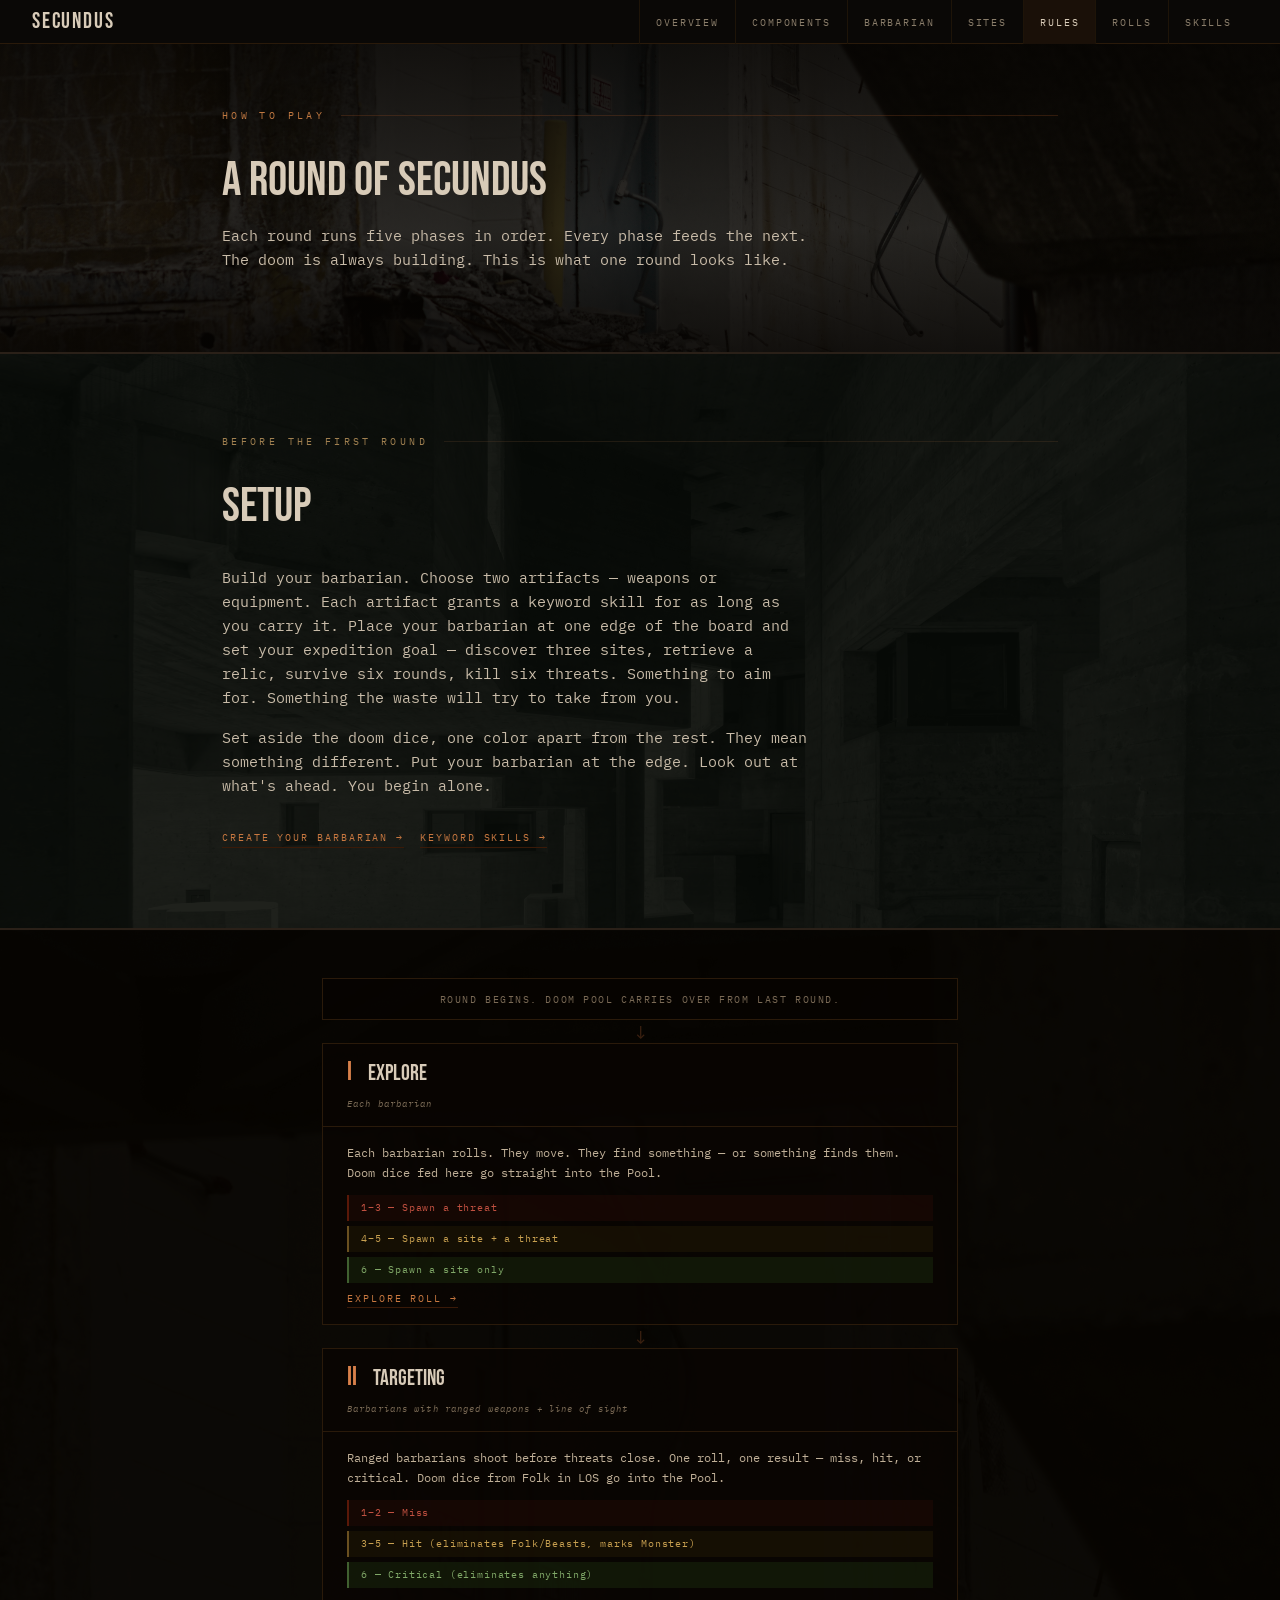
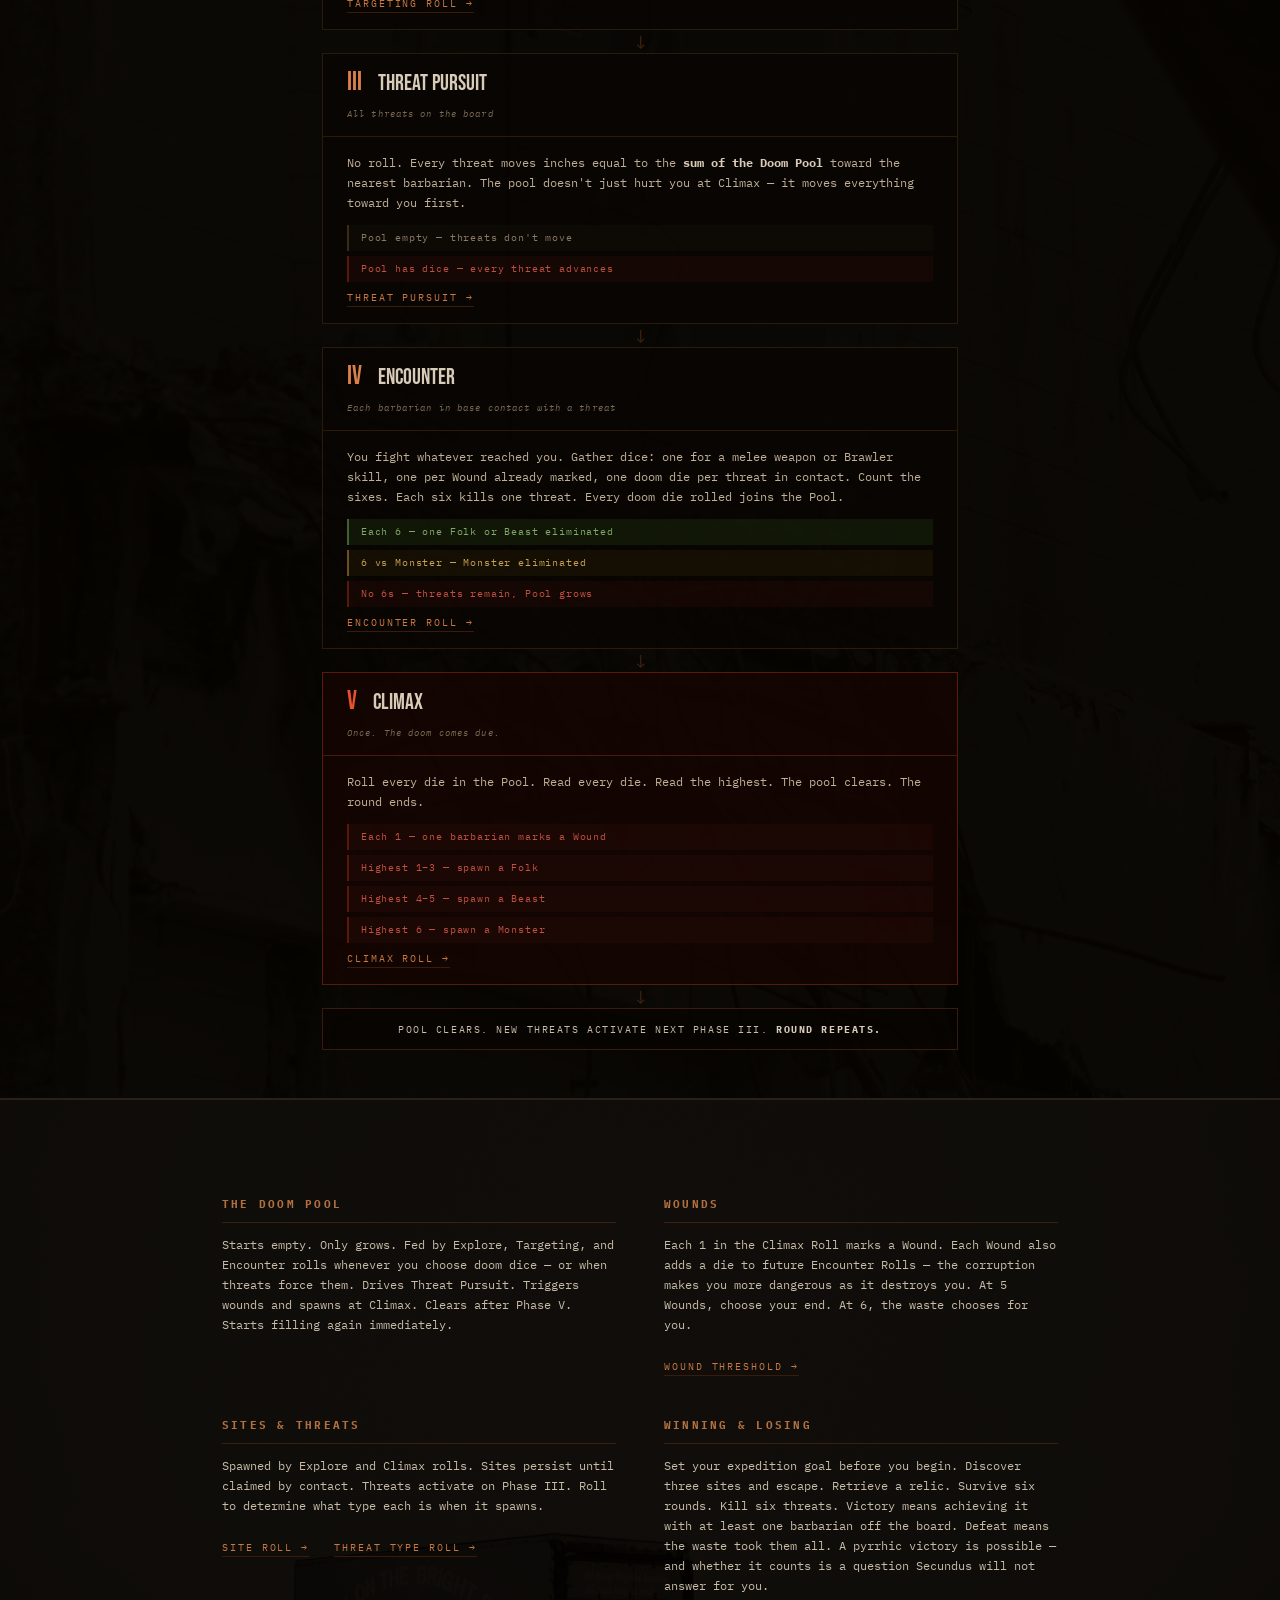
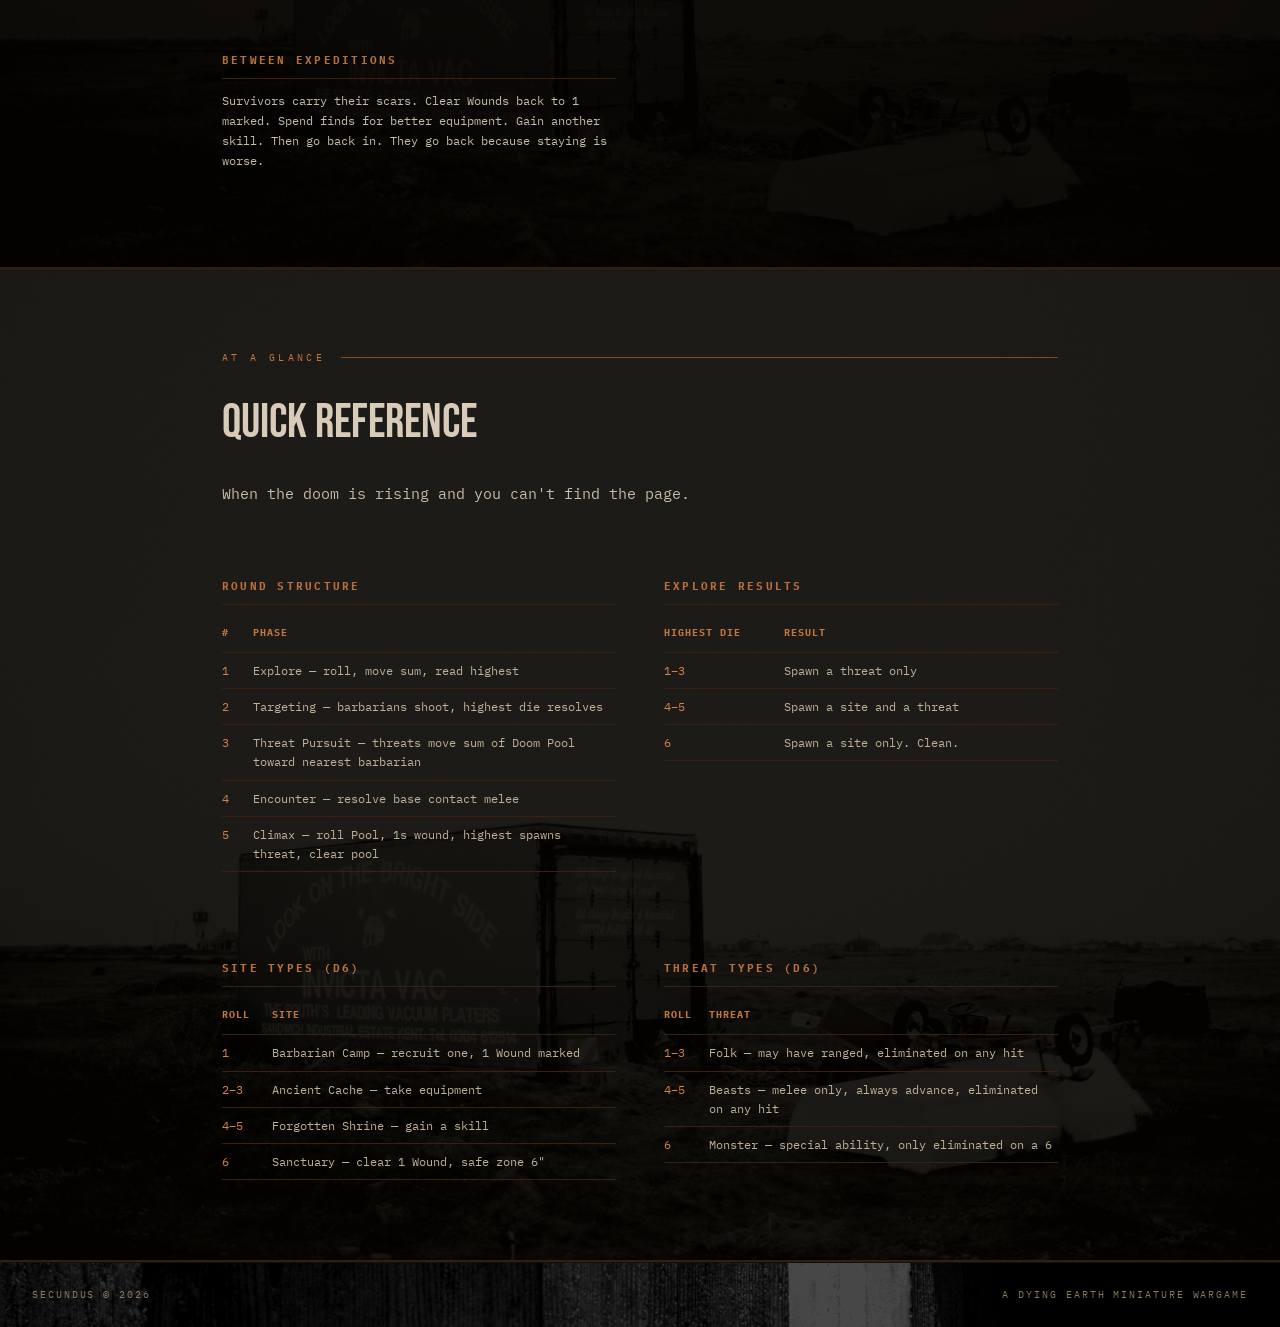
<file: rules.html>
<!DOCTYPE html>
<html lang="en">
<head>
  <meta charset="UTF-8">
  <meta name="viewport" content="width=device-width, initial-scale=1.0">
  <title>Secundus — Rules</title>
  <link rel="preconnect" href="https://fonts.googleapis.com">
  <link href="https://fonts.googleapis.com/css2?family=UnifrakturMaguntia&family=IBM+Plex+Mono:wght@400;700&family=Bebas+Neue&display=swap" rel="stylesheet">
  <link rel="stylesheet" href="style.css">
</head>
<body>

  <!-- ===================== NAV ===================== -->
  <nav id="main-nav">
    <a href="index.html" class="logo">Secundus</a>
    <button class="nav-toggle" aria-label="Toggle navigation" aria-expanded="false">
      <span></span><span></span><span></span>
    </button>
    <ul>
      <li><a href="index.html#overview">Overview</a></li>
      <li><a href="components.html">Components</a></li>
      <li><a href="barbarian.html">Barbarian</a></li>
      <li><a href="sites.html">Sites</a></li>
      <li><a href="rules.html" class="nav-active">Rules</a></li>
      <li><a href="rolls.html">Rolls</a></li>
      <li><a href="skills.html">Skills</a></li>
    </ul>
  </nav>
  <!-- =================== END NAV =================== -->

  <main>

    <!-- ===================== RULES HEADER ===================== -->
    <section id="rules-hero">
      <div class="section-inner">
        <div class="section-label">How to Play</div>
        <h2>A Round of Secundus</h2>
        <p>Each round runs five phases in order. Every phase feeds the next. The doom is always building. This is what one round looks like.</p>
      </div>
    </section>
    <!-- =================== END RULES HEADER =================== -->

    <!-- ===================== SETUP ===================== -->
    <section id="rules-setup">
      <div class="section-inner">
        <div class="section-label">Before the First Round</div>
        <h2>Setup</h2>
        <p>Build your barbarian. Choose two artifacts — weapons or equipment. Each artifact grants a keyword skill for as long as you carry it. Place your barbarian at one edge of the board and set your expedition goal — discover three sites, retrieve a relic, survive six rounds, kill six threats. Something to aim for. Something the waste will try to take from you.</p>
        <p>Set aside the doom dice, one color apart from the rest. They mean something different. Put your barbarian at the edge. Look out at what's ahead. You begin alone.</p>
        <div class="setup-links">
          <a href="barbarian.html" class="roll-link">Create Your Barbarian →</a>
          <a href="skills.html" class="roll-link">Keyword Skills →</a>
        </div>
      </div>
    </section>
    <!-- =================== END SETUP =================== -->

    <!-- ===================== FLOW ===================== -->
    <section id="rules-flow">
      <div class="section-inner">

        <!-- START -->
        <div class="flow-start">
          <span>Round begins. Doom Pool carries over from last round.</span>
        </div>

        <div class="flow-arrow">↓</div>

        <!-- PHASE I -->
        <div class="flow-phase">
          <div class="flow-phase-header">
            <div class="flow-phase-num">I</div>
            <div class="flow-phase-title">Explore</div>
            <div class="flow-phase-who">Each barbarian</div>
          </div>
          <div class="flow-phase-body">
            <p>Each barbarian rolls. They move. They find something — or something finds them. Doom dice fed here go straight into the Pool.</p>
            <div class="flow-outcomes">
              <div class="flow-outcome bad">1–3 — Spawn a threat</div>
              <div class="flow-outcome mixed">4–5 — Spawn a site + a threat</div>
              <div class="flow-outcome good">6 — Spawn a site only</div>
            </div>
          </div>
          <a href="rolls.html#roll-explore" class="roll-link">Explore Roll →</a>
        </div>

        <div class="flow-arrow">↓</div>

        <!-- PHASE II -->
        <div class="flow-phase">
          <div class="flow-phase-header">
            <div class="flow-phase-num">II</div>
            <div class="flow-phase-title">Targeting</div>
            <div class="flow-phase-who">Barbarians with ranged weapons + line of sight</div>
          </div>
          <div class="flow-phase-body">
            <p>Ranged barbarians shoot before threats close. One roll, one result — miss, hit, or critical. Doom dice from Folk in LOS go into the Pool.</p>
            <div class="flow-outcomes">
              <div class="flow-outcome bad">1–2 — Miss</div>
              <div class="flow-outcome mixed">3–5 — Hit (eliminates Folk/Beasts, marks Monster)</div>
              <div class="flow-outcome good">6 — Critical (eliminates anything)</div>
            </div>
          </div>
          <a href="rolls.html#roll-targeting" class="roll-link">Targeting Roll →</a>
        </div>

        <div class="flow-arrow">↓</div>

        <!-- PHASE III -->
        <div class="flow-phase">
          <div class="flow-phase-header">
            <div class="flow-phase-num">III</div>
            <div class="flow-phase-title">Threat Pursuit</div>
            <div class="flow-phase-who">All threats on the board</div>
          </div>
          <div class="flow-phase-body">
            <p>No roll. Every threat moves inches equal to the <strong>sum of the Doom Pool</strong> toward the nearest barbarian. The pool doesn't just hurt you at Climax — it moves everything toward you first.</p>
            <div class="flow-outcomes">
              <div class="flow-outcome neutral">Pool empty — threats don't move</div>
              <div class="flow-outcome bad">Pool has dice — every threat advances</div>
            </div>
          </div>
          <a href="rolls.html#roll-threat" class="roll-link">Threat Pursuit →</a>
        </div>

        <div class="flow-arrow">↓</div>

        <!-- PHASE IV -->
        <div class="flow-phase">
          <div class="flow-phase-header">
            <div class="flow-phase-num">IV</div>
            <div class="flow-phase-title">Encounter</div>
            <div class="flow-phase-who">Each barbarian in base contact with a threat</div>
          </div>
          <div class="flow-phase-body">
            <p>You fight whatever reached you. Gather dice: one for a melee weapon or Brawler skill, one per Wound already marked, one doom die per threat in contact. Count the sixes. Each six kills one threat. Every doom die rolled joins the Pool.</p>
            <div class="flow-outcomes">
              <div class="flow-outcome good">Each 6 — one Folk or Beast eliminated</div>
              <div class="flow-outcome mixed">6 vs Monster — Monster eliminated</div>
              <div class="flow-outcome bad">No 6s — threats remain, Pool grows</div>
            </div>
          </div>
          <a href="rolls.html#roll-encounter" class="roll-link">Encounter Roll →</a>
        </div>

        <div class="flow-arrow">↓</div>

        <!-- PHASE V -->
        <div class="flow-phase flow-phase--climax">
          <div class="flow-phase-header">
            <div class="flow-phase-num">V</div>
            <div class="flow-phase-title">Climax</div>
            <div class="flow-phase-who">Once. The doom comes due.</div>
          </div>
          <div class="flow-phase-body">
            <p>Roll every die in the Pool. Read every die. Read the highest. The pool clears. The round ends.</p>
            <div class="flow-outcomes">
              <div class="flow-outcome bad">Each 1 — one barbarian marks a Wound</div>
              <div class="flow-outcome bad">Highest 1–3 — spawn a Folk</div>
              <div class="flow-outcome bad">Highest 4–5 — spawn a Beast</div>
              <div class="flow-outcome bad">Highest 6 — spawn a Monster</div>
            </div>
          </div>
          <a href="rolls.html#roll-climax" class="roll-link">Climax Roll →</a>
        </div>

        <div class="flow-arrow">↓</div>

        <!-- LOOP -->
        <div class="flow-loop">
          <span>Pool clears. New threats activate next Phase III. <strong>Round repeats.</strong></span>
        </div>

      </div>
    </section>
    <!-- =================== END FLOW =================== -->

    <!-- ===================== RULES NOTES ===================== -->
    <section id="rules-notes">
      <div class="section-inner">

        <div class="rules-note-grid">

          <div class="rules-note-block">
            <h3>The Doom Pool</h3>
            <p>Starts empty. Only grows. Fed by Explore, Targeting, and Encounter rolls whenever you choose doom dice — or when threats force them. Drives Threat Pursuit. Triggers wounds and spawns at Climax. Clears after Phase V. Starts filling again immediately.</p>
          </div>

          <div class="rules-note-block">
            <h3>Wounds</h3>
            <p>Each 1 in the Climax Roll marks a Wound. Each Wound also adds a die to future Encounter Rolls — the corruption makes you more dangerous as it destroys you. At 5 Wounds, choose your end. At 6, the waste chooses for you.</p>
            <a href="rolls.html#roll-wounds" class="roll-link">Wound Threshold →</a>
          </div>

          <div class="rules-note-block">
            <h3>Sites &amp; Threats</h3>
            <p>Spawned by Explore and Climax rolls. Sites persist until claimed by contact. Threats activate on Phase III. Roll to determine what type each is when it spawns.</p>
            <a href="rolls.html#roll-site" class="roll-link">Site Roll →</a>
            <a href="rolls.html#roll-threat-type" class="roll-link" style="margin-left:1rem;">Threat Type Roll →</a>
          </div>

          <div class="rules-note-block">
            <h3>Winning &amp; Losing</h3>
            <p>Set your expedition goal before you begin. Discover three sites and escape. Retrieve a relic. Survive six rounds. Kill six threats. Victory means achieving it with at least one barbarian off the board. Defeat means the waste took them all. A pyrrhic victory is possible — and whether it counts is a question Secundus will not answer for you.</p>
          </div>

          <div class="rules-note-block">
            <h3>Between Expeditions</h3>
            <p>Survivors carry their scars. Clear Wounds back to 1 marked. Spend finds for better equipment. Gain another skill. Then go back in. They go back because staying is worse.</p>
          </div>

        </div>

      </div>
    </section>
    <!-- =================== END RULES NOTES =================== -->

    <!-- ===================== QUICK REFERENCE ===================== -->
    <section id="quickref">
      <div class="section-inner">
        <div class="section-label">At a Glance</div>
        <h2>Quick Reference</h2>
        <p>When the doom is rising and you can't find the page.</p>

        <div class="ref-grid">
          <div>
            <h3>Round Structure</h3>
            <table class="ref-table">
              <thead><tr><th>#</th><th>Phase</th></tr></thead>
              <tbody>
                <tr><td>1</td><td>Explore — roll, move sum, read highest</td></tr>
                <tr><td>2</td><td>Targeting — barbarians shoot, highest die resolves</td></tr>
                <tr><td>3</td><td>Threat Pursuit — threats move sum of Doom Pool toward nearest barbarian</td></tr>
                <tr><td>4</td><td>Encounter — resolve base contact melee</td></tr>
                <tr><td>5</td><td>Climax — roll Pool, 1s wound, highest spawns threat, clear pool</td></tr>
              </tbody>
            </table>
          </div>

          <div>
            <h3>Explore Results</h3>
            <table class="ref-table">
              <thead><tr><th>Highest Die</th><th>Result</th></tr></thead>
              <tbody>
                <tr><td>1–3</td><td>Spawn a threat only</td></tr>
                <tr><td>4–5</td><td>Spawn a site and a threat</td></tr>
                <tr><td>6</td><td>Spawn a site only. Clean.</td></tr>
              </tbody>
            </table>
          </div>

          <div>
            <h3>Site Types (d6)</h3>
            <table class="ref-table">
              <thead><tr><th>Roll</th><th>Site</th></tr></thead>
              <tbody>
                <tr><td>1</td><td>Barbarian Camp — recruit one, 1 Wound marked</td></tr>
                <tr><td>2–3</td><td>Ancient Cache — take equipment</td></tr>
                <tr><td>4–5</td><td>Forgotten Shrine — gain a skill</td></tr>
                <tr><td>6</td><td>Sanctuary — clear 1 Wound, safe zone 6"</td></tr>
              </tbody>
            </table>
          </div>

          <div>
            <h3>Threat Types (d6)</h3>
            <table class="ref-table">
              <thead><tr><th>Roll</th><th>Threat</th></tr></thead>
              <tbody>
                <tr><td>1–3</td><td>Folk — may have ranged, eliminated on any hit</td></tr>
                <tr><td>4–5</td><td>Beasts — melee only, always advance, eliminated on any hit</td></tr>
                <tr><td>6</td><td>Monster — special ability, only eliminated on a 6</td></tr>
              </tbody>
            </table>
          </div>
        </div>
      </div>
    </section>
    <!-- =================== END QUICK REFERENCE =================== -->

  </main>

  <!-- ===================== FOOTER ===================== -->
  <footer>
    <span>Secundus &copy; 2026</span>
    <span>A Dying Earth Miniature Wargame</span>
  </footer>
  <!-- =================== END FOOTER =================== -->

  <script>
  (function () {
    const nav = document.getElementById('main-nav');
    const btn = nav.querySelector('.nav-toggle');
    btn.addEventListener('click', function () {
      const open = nav.classList.toggle('nav-open');
      btn.setAttribute('aria-expanded', open);
    });
    nav.querySelectorAll('a').forEach(function (a) {
      a.addEventListener('click', function () {
        nav.classList.remove('nav-open');
        btn.setAttribute('aria-expanded', 'false');
      });
    });
  })();
  </script>

</body>
</html>
</file>
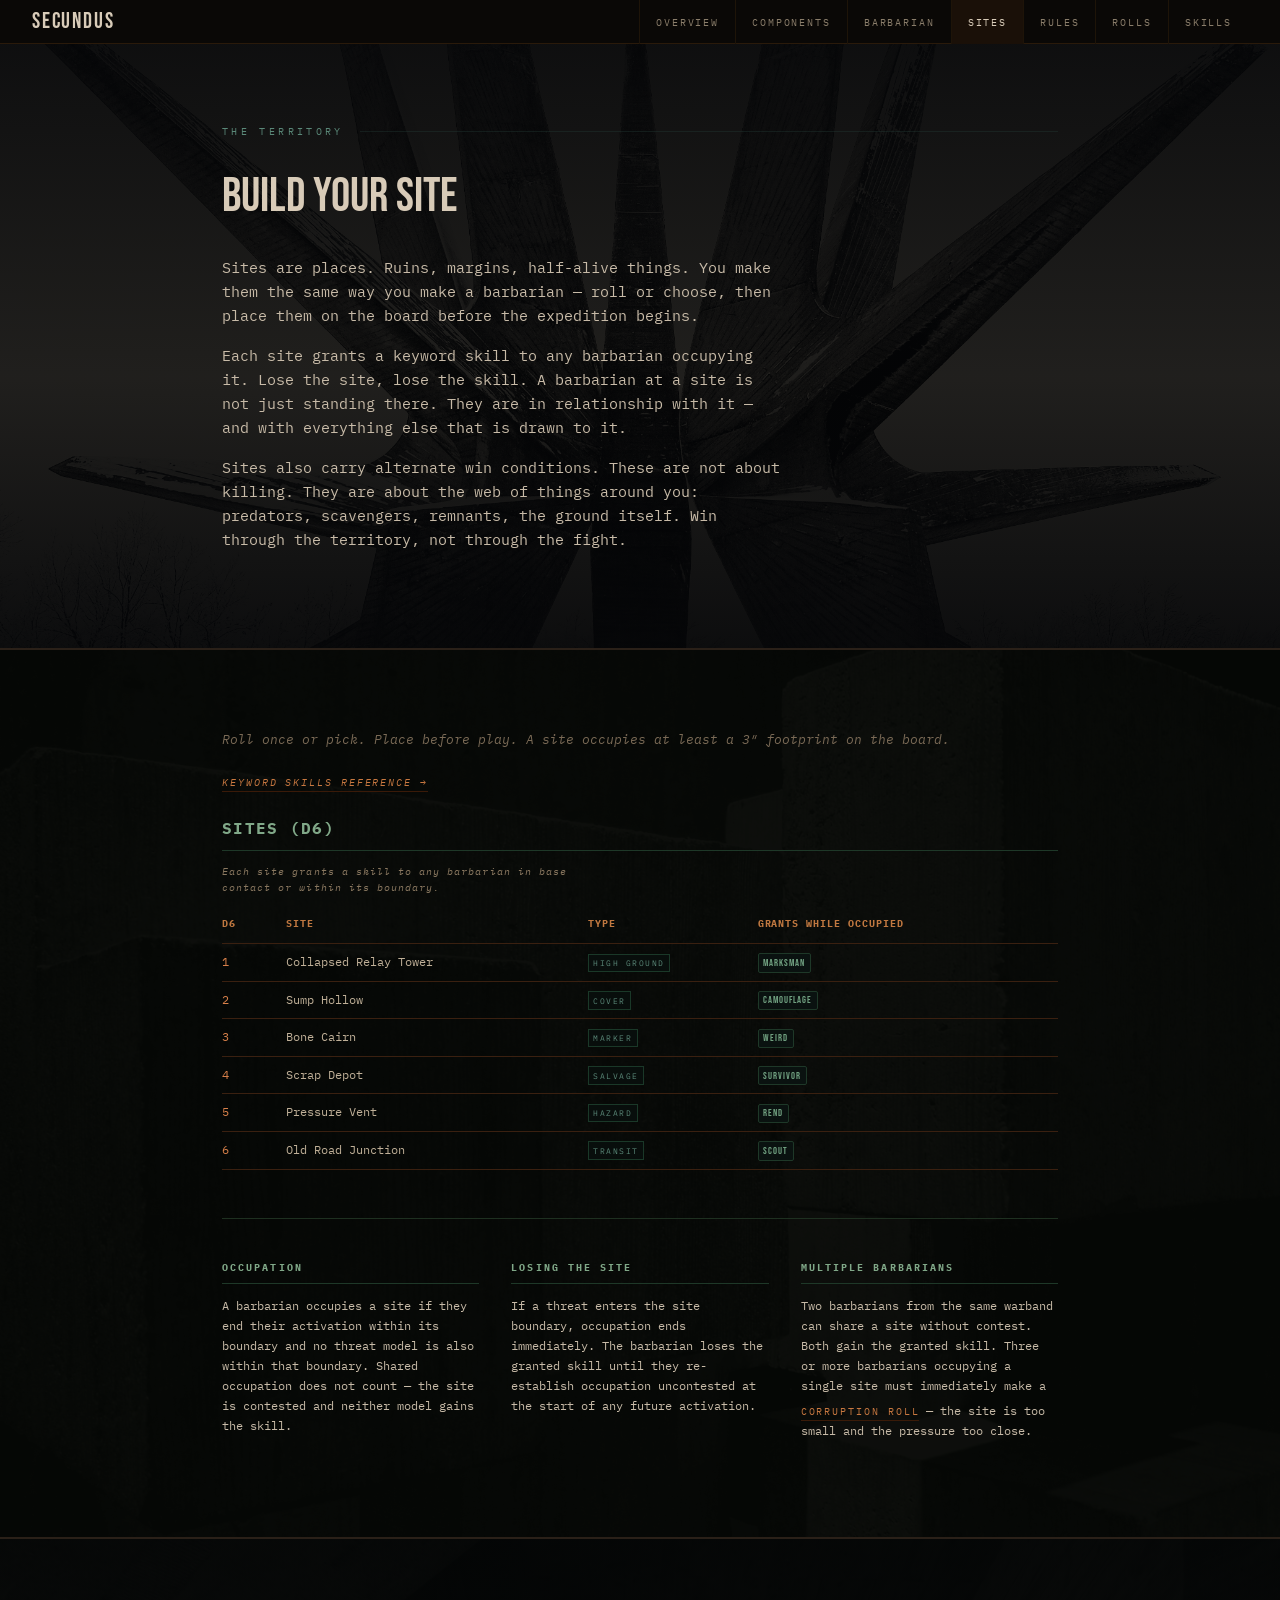
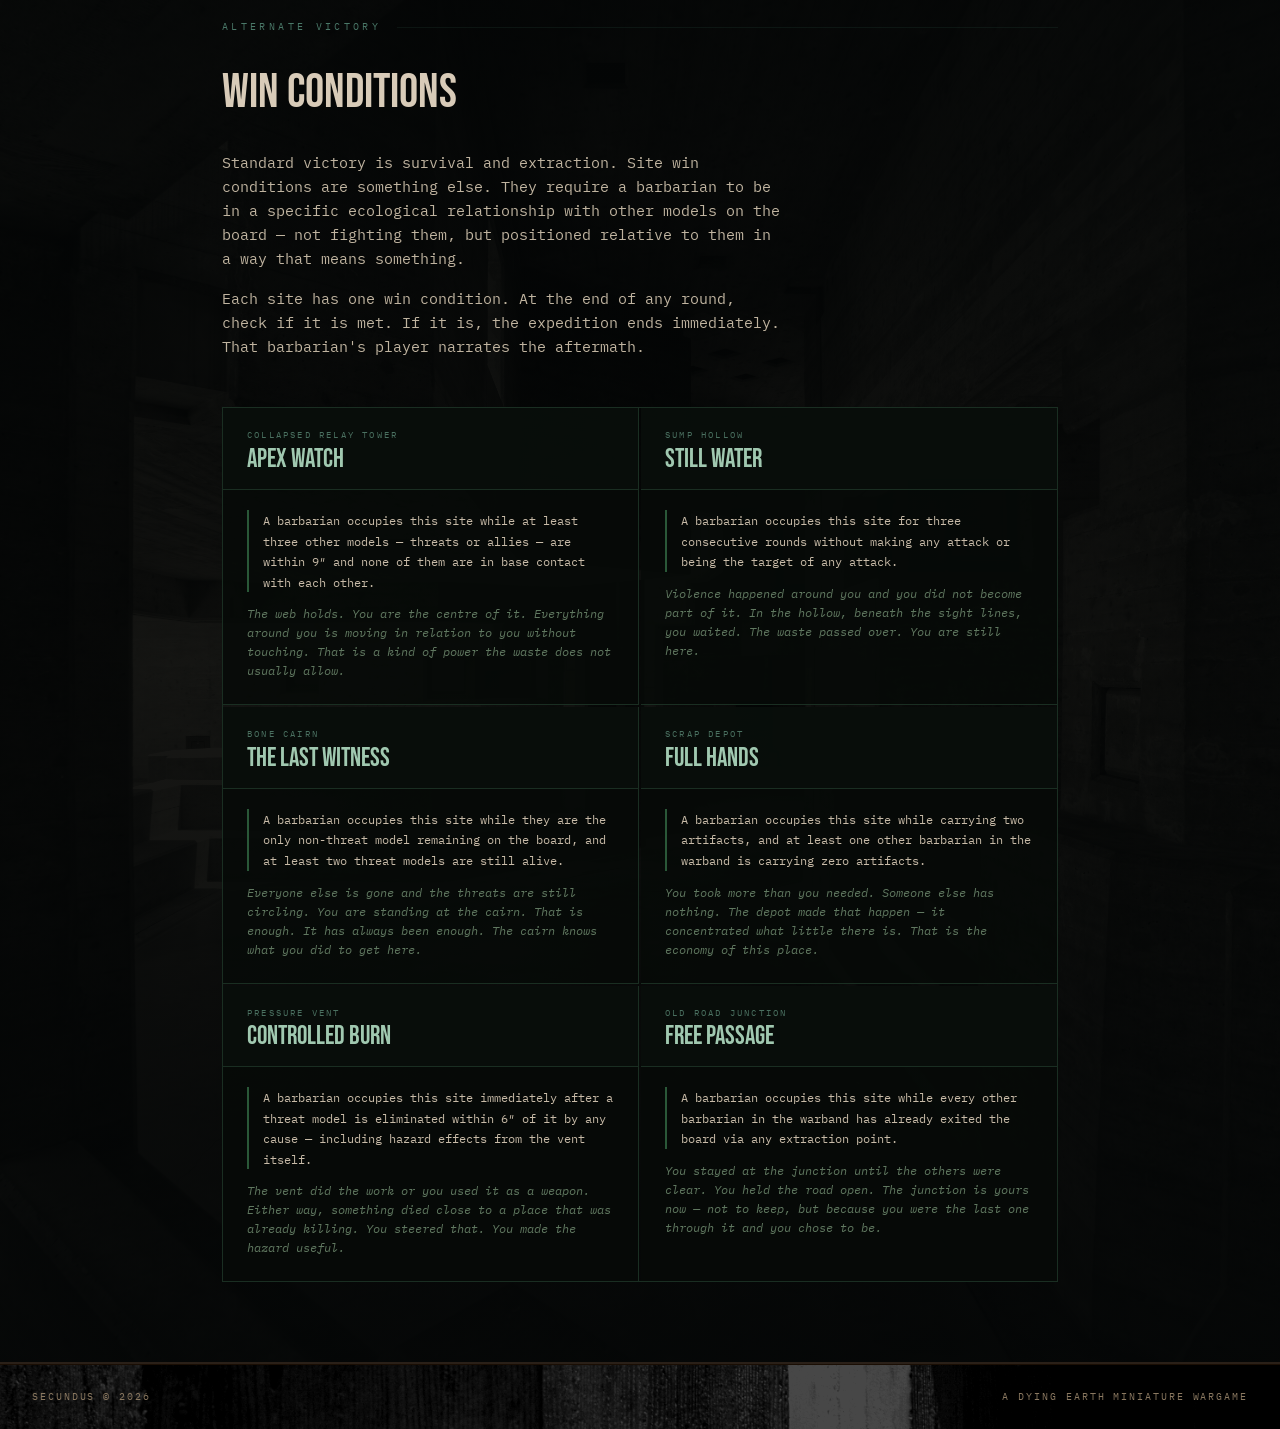
<file: sites.html>
<!DOCTYPE html>
<html lang="en">
<head>
  <meta charset="UTF-8">
  <meta name="viewport" content="width=device-width, initial-scale=1.0">
  <title>Secundus — Sites</title>
  <link rel="preconnect" href="https://fonts.googleapis.com">
  <link href="https://fonts.googleapis.com/css2?family=UnifrakturMaguntia&family=IBM+Plex+Mono:wght@400;700&family=Bebas+Neue&display=swap" rel="stylesheet">
  <link rel="stylesheet" href="style.css">
</head>
<body>

  <!-- ===================== NAV ===================== -->
  <nav id="main-nav">
    <a href="index.html" class="logo">Secundus</a>
    <button class="nav-toggle" aria-label="Toggle navigation" aria-expanded="false">
      <span></span><span></span><span></span>
    </button>
    <ul>
      <li><a href="index.html#overview">Overview</a></li>
      <li><a href="components.html">Components</a></li>
      <li><a href="barbarian.html">Barbarian</a></li>
      <li><a href="sites.html" class="nav-active">Sites</a></li>
      <li><a href="rules.html">Rules</a></li>
      <li><a href="rolls.html">Rolls</a></li>
      <li><a href="skills.html">Skills</a></li>
    </ul>
  </nav>
  <!-- =================== END NAV =================== -->

  <main>

    <!-- ===================== SITES HEADER ===================== -->
    <section id="sites-hero">
      <div class="section-inner">
        <div class="section-label">The Territory</div>
        <h2>Build Your Site</h2>
        <p>Sites are places. Ruins, margins, half-alive things. You make them the same way you make a barbarian — roll or choose, then place them on the board before the expedition begins.</p>
        <p>Each site grants a keyword skill to any barbarian occupying it. Lose the site, lose the skill. A barbarian at a site is not just standing there. They are in relationship with it — and with everything else that is drawn to it.</p>
        <p>Sites also carry alternate win conditions. These are not about killing. They are about the web of things around you: predators, scavengers, remnants, the ground itself. Win through the territory, not through the fight.</p>
      </div>
    </section>
    <!-- =================== END SITES HEADER =================== -->

    <!-- ===================== SITE TABLE ===================== -->
    <section id="site-entries">
      <div class="section-inner">

        <div class="site-build-intro">
          <span>Roll once or pick. Place before play. A site occupies at least a 3″ footprint on the board.</span>
          <a href="skills.html" class="roll-link">Keyword Skills Reference →</a>
        </div>

        <div class="site-table-block">
          <h3>Sites (d6)</h3>
          <p class="table-instruction">Each site grants a skill to any barbarian in base contact or within its boundary.</p>
          <table class="ref-table site-table">
            <thead>
              <tr><th>d6</th><th>Site</th><th>Type</th><th>Grants while occupied</th></tr>
            </thead>
            <tbody>
              <tr>
                <td>1</td>
                <td>Collapsed Relay Tower</td>
                <td><span class="site-type-tag">High Ground</span></td>
                <td><a href="skills.html#skill-marksman" class="skill-keyword skill-keyword--link">Marksman</a></td>
              </tr>
              <tr>
                <td>2</td>
                <td>Sump Hollow</td>
                <td><span class="site-type-tag">Cover</span></td>
                <td><a href="skills.html#skill-camouflage" class="skill-keyword skill-keyword--link">Camouflage</a></td>
              </tr>
              <tr>
                <td>3</td>
                <td>Bone Cairn</td>
                <td><span class="site-type-tag">Marker</span></td>
                <td><a href="skills.html#skill-weird" class="skill-keyword skill-keyword--link">Weird</a></td>
              </tr>
              <tr>
                <td>4</td>
                <td>Scrap Depot</td>
                <td><span class="site-type-tag">Salvage</span></td>
                <td><a href="skills.html#skill-survivor" class="skill-keyword skill-keyword--link">Survivor</a></td>
              </tr>
              <tr>
                <td>5</td>
                <td>Pressure Vent</td>
                <td><span class="site-type-tag">Hazard</span></td>
                <td><a href="skills.html#skill-rend" class="skill-keyword skill-keyword--link">Rend</a></td>
              </tr>
              <tr>
                <td>6</td>
                <td>Old Road Junction</td>
                <td><span class="site-type-tag">Transit</span></td>
                <td><a href="skills.html#skill-scout" class="skill-keyword skill-keyword--link">Scout</a></td>
              </tr>
            </tbody>
          </table>
        </div>

        <!-- SITE RULES -->
        <div class="site-rules">

          <div class="site-rule-block">
            <h3>Occupation</h3>
            <p>A barbarian occupies a site if they end their activation within its boundary and no threat model is also within that boundary. Shared occupation does not count — the site is contested and neither model gains the skill.</p>
          </div>

          <div class="site-rule-block">
            <h3>Losing the Site</h3>
            <p>If a threat enters the site boundary, occupation ends immediately. The barbarian loses the granted skill until they re-establish occupation uncontested at the start of any future activation.</p>
          </div>

          <div class="site-rule-block">
            <h3>Multiple Barbarians</h3>
            <p>Two barbarians from the same warband can share a site without contest. Both gain the granted skill. Three or more barbarians occupying a single site must immediately make a <a href="rolls.html" class="roll-link">Corruption Roll</a> — the site is too small and the pressure too close.</p>
          </div>

        </div>
        <!-- END SITE RULES -->

      </div>
    </section>
    <!-- =================== END SITE TABLE =================== -->

    <!-- ===================== WIN CONDITIONS ===================== -->
    <section id="site-wins">
      <div class="section-inner">

        <div class="section-label">Alternate Victory</div>
        <h2>Win Conditions</h2>
        <p>Standard victory is survival and extraction. Site win conditions are something else. They require a barbarian to be in a specific ecological relationship with other models on the board — not fighting them, but positioned relative to them in a way that means something.</p>
        <p>Each site has one win condition. At the end of any round, check if it is met. If it is, the expedition ends immediately. That barbarian's player narrates the aftermath.</p>

        <div class="site-wins-grid">

          <div class="site-win-card">
            <div class="site-win-header">
              <span class="site-win-site">Collapsed Relay Tower</span>
              <span class="site-win-label">Apex Watch</span>
            </div>
            <div class="site-win-body">
              <p class="site-win-condition">A barbarian occupies this site while at least three other models — threats or allies — are within 9″ and none of them are in base contact with each other.</p>
              <p class="site-win-ecology">The web holds. You are the centre of it. Everything around you is moving in relation to you without touching. That is a kind of power the waste does not usually allow.</p>
            </div>
          </div>

          <div class="site-win-card">
            <div class="site-win-header">
              <span class="site-win-site">Sump Hollow</span>
              <span class="site-win-label">Still Water</span>
            </div>
            <div class="site-win-body">
              <p class="site-win-condition">A barbarian occupies this site for three consecutive rounds without making any attack or being the target of any attack.</p>
              <p class="site-win-ecology">Violence happened around you and you did not become part of it. In the hollow, beneath the sight lines, you waited. The waste passed over. You are still here.</p>
            </div>
          </div>

          <div class="site-win-card">
            <div class="site-win-header">
              <span class="site-win-site">Bone Cairn</span>
              <span class="site-win-label">The Last Witness</span>
            </div>
            <div class="site-win-body">
              <p class="site-win-condition">A barbarian occupies this site while they are the only non-threat model remaining on the board, and at least two threat models are still alive.</p>
              <p class="site-win-ecology">Everyone else is gone and the threats are still circling. You are standing at the cairn. That is enough. It has always been enough. The cairn knows what you did to get here.</p>
            </div>
          </div>

          <div class="site-win-card">
            <div class="site-win-header">
              <span class="site-win-site">Scrap Depot</span>
              <span class="site-win-label">Full Hands</span>
            </div>
            <div class="site-win-body">
              <p class="site-win-condition">A barbarian occupies this site while carrying two artifacts, and at least one other barbarian in the warband is carrying zero artifacts.</p>
              <p class="site-win-ecology">You took more than you needed. Someone else has nothing. The depot made that happen — it concentrated what little there is. That is the economy of this place.</p>
            </div>
          </div>

          <div class="site-win-card">
            <div class="site-win-header">
              <span class="site-win-site">Pressure Vent</span>
              <span class="site-win-label">Controlled Burn</span>
            </div>
            <div class="site-win-body">
              <p class="site-win-condition">A barbarian occupies this site immediately after a threat model is eliminated within 6″ of it by any cause — including hazard effects from the vent itself.</p>
              <p class="site-win-ecology">The vent did the work or you used it as a weapon. Either way, something died close to a place that was already killing. You steered that. You made the hazard useful.</p>
            </div>
          </div>

          <div class="site-win-card">
            <div class="site-win-header">
              <span class="site-win-site">Old Road Junction</span>
              <span class="site-win-label">Free Passage</span>
            </div>
            <div class="site-win-body">
              <p class="site-win-condition">A barbarian occupies this site while every other barbarian in the warband has already exited the board via any extraction point.</p>
              <p class="site-win-ecology">You stayed at the junction until the others were clear. You held the road open. The junction is yours now — not to keep, but because you were the last one through it and you chose to be.</p>
            </div>
          </div>

        </div>

      </div>
    </section>
    <!-- =================== END WIN CONDITIONS =================== -->

  </main>

  <!-- ===================== FOOTER ===================== -->
  <footer>
    <span>Secundus &copy; 2026</span>
    <span>A Dying Earth Miniature Wargame</span>
  </footer>
  <!-- =================== END FOOTER =================== -->

  <script>
  (function () {
    const nav = document.getElementById('main-nav');
    const btn = nav.querySelector('.nav-toggle');
    btn.addEventListener('click', function () {
      const open = nav.classList.toggle('nav-open');
      btn.setAttribute('aria-expanded', open);
    });
    nav.querySelectorAll('a').forEach(function (a) {
      a.addEventListener('click', function () {
        nav.classList.remove('nav-open');
        btn.setAttribute('aria-expanded', 'false');
      });
    });
  })();
  </script>

</body>
</html>
</file>
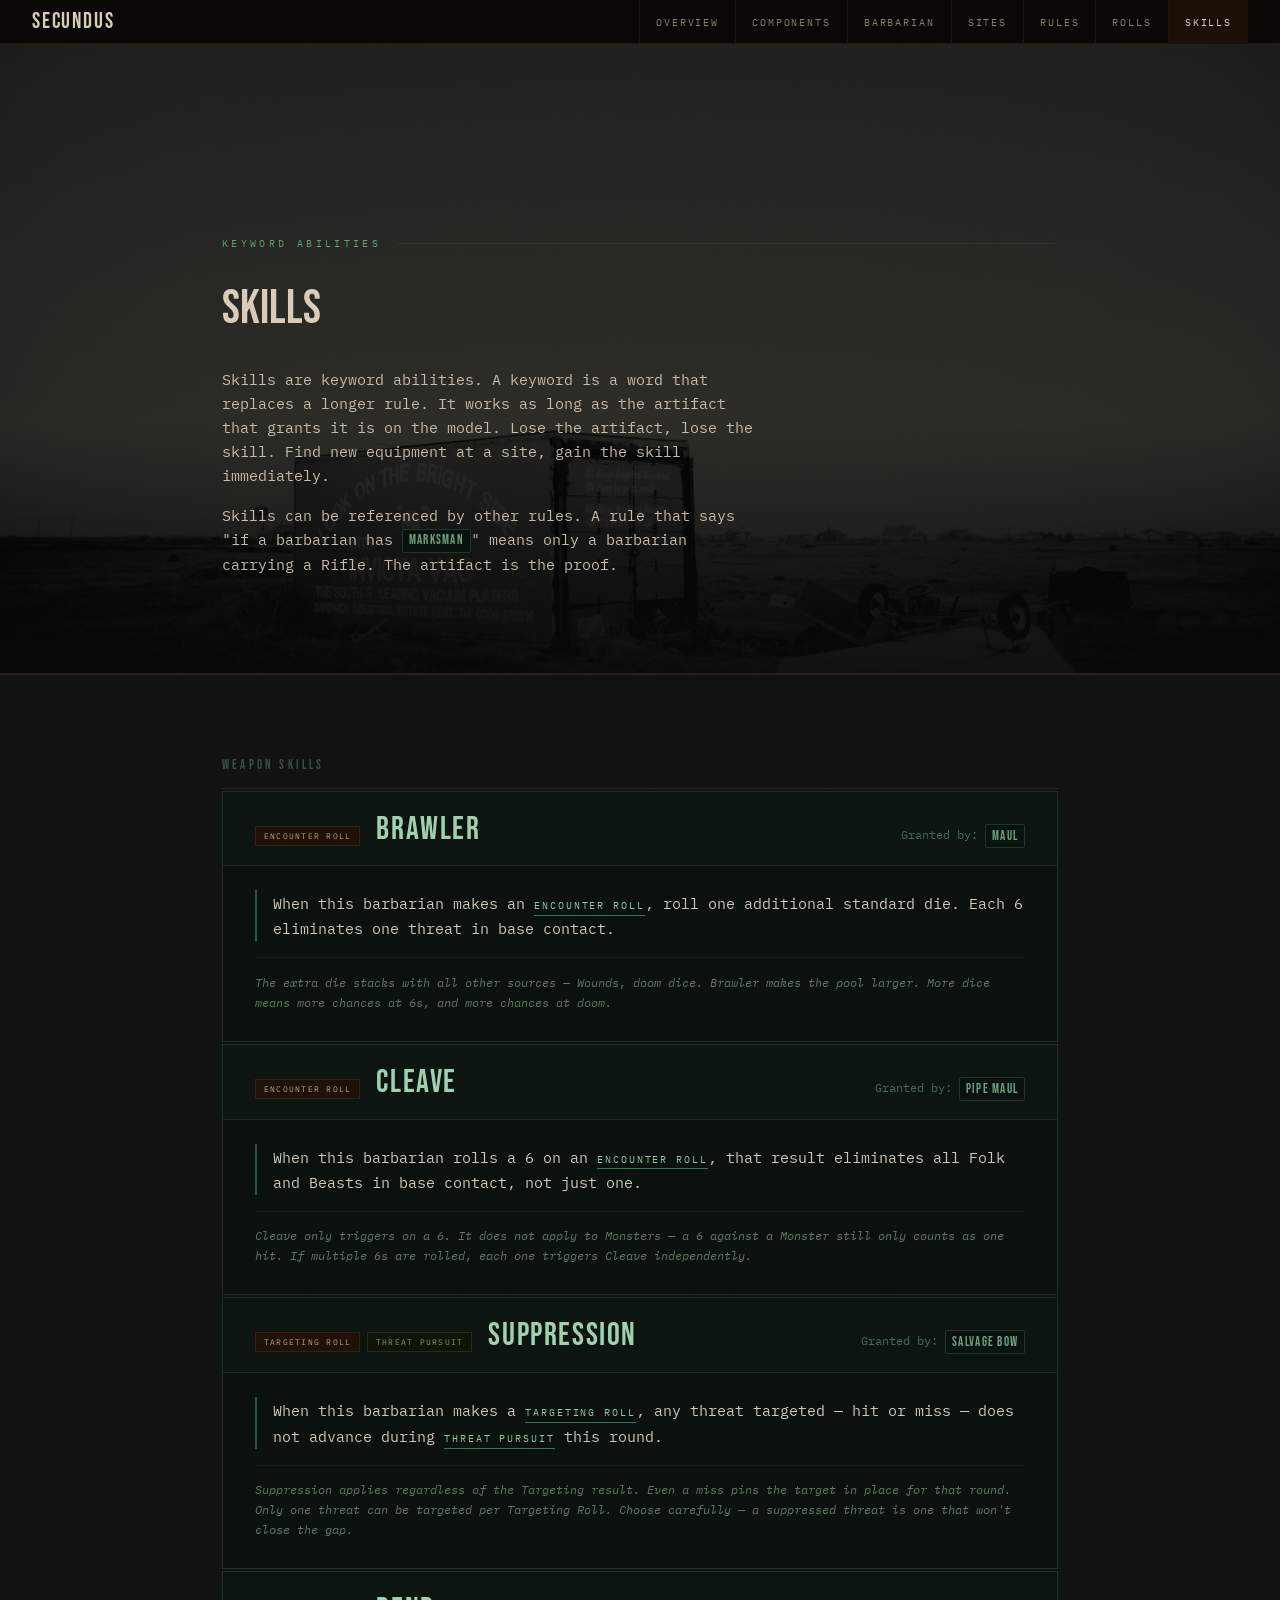
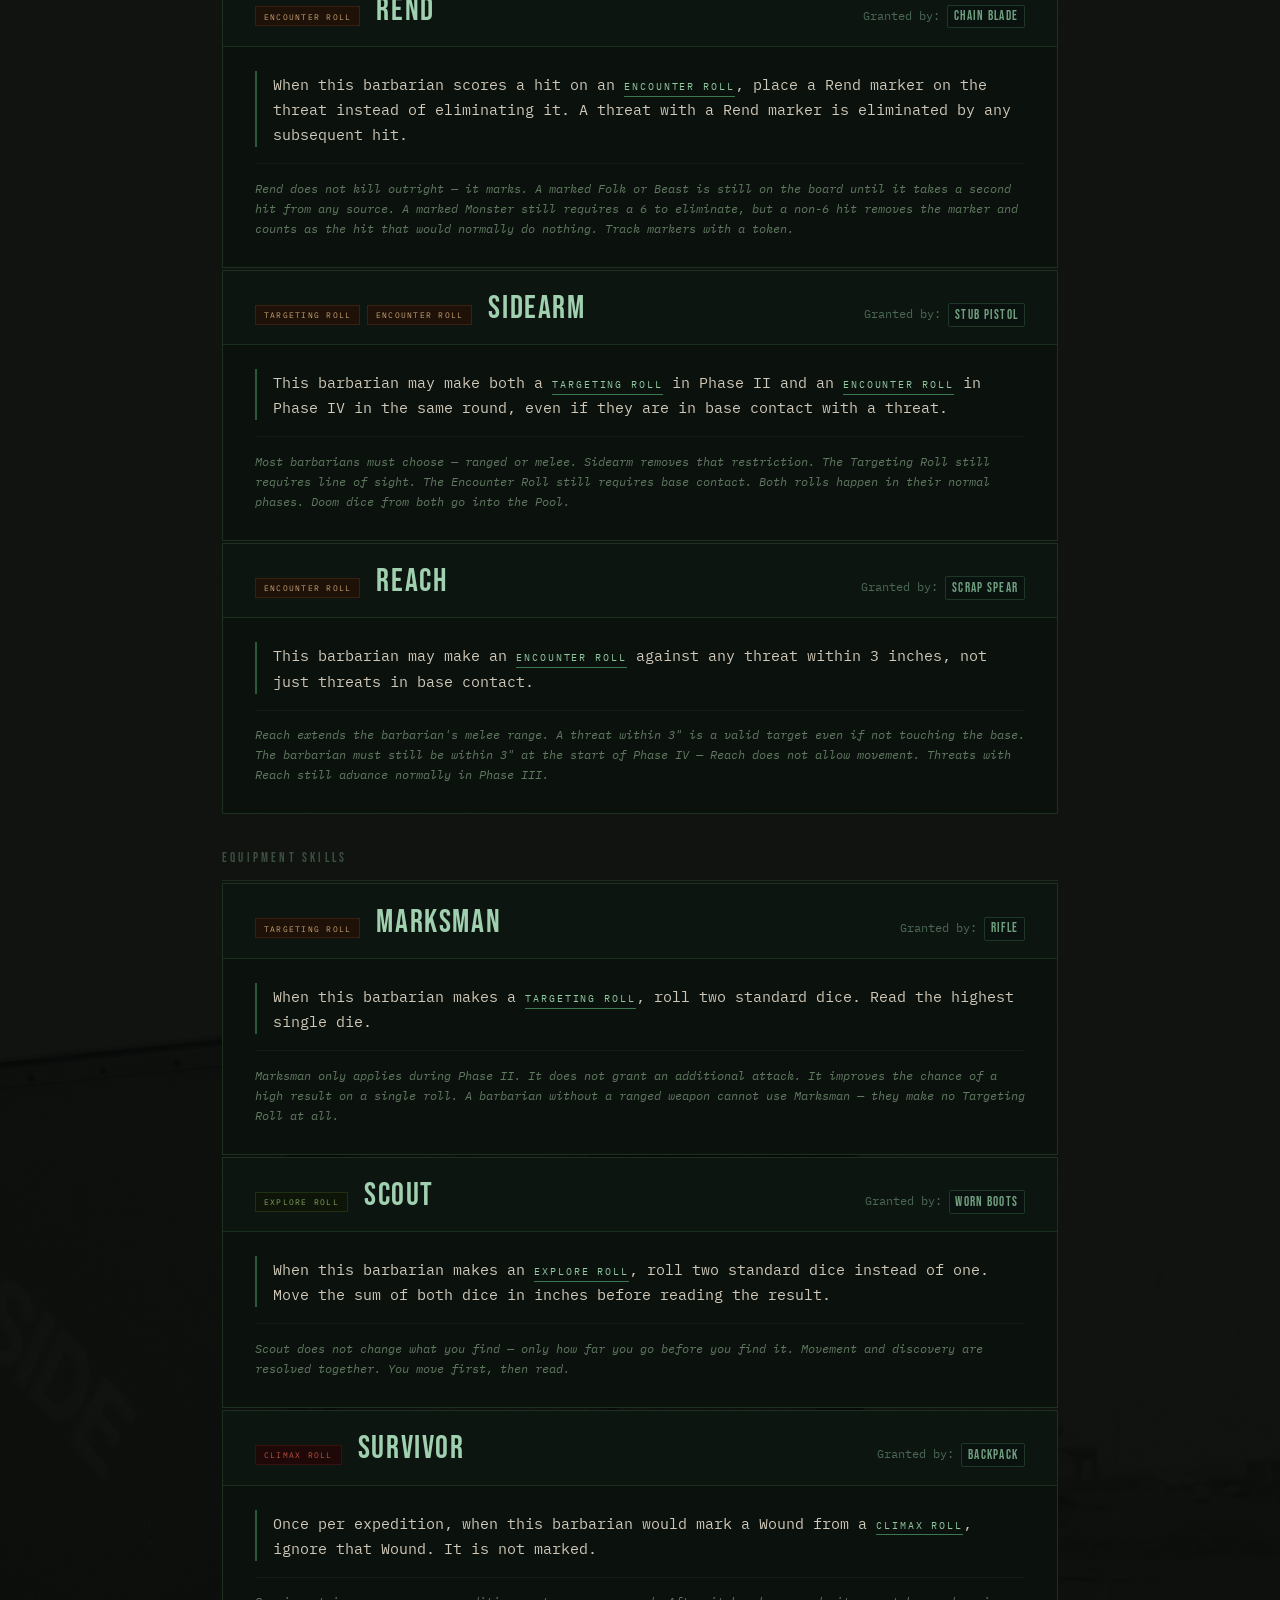
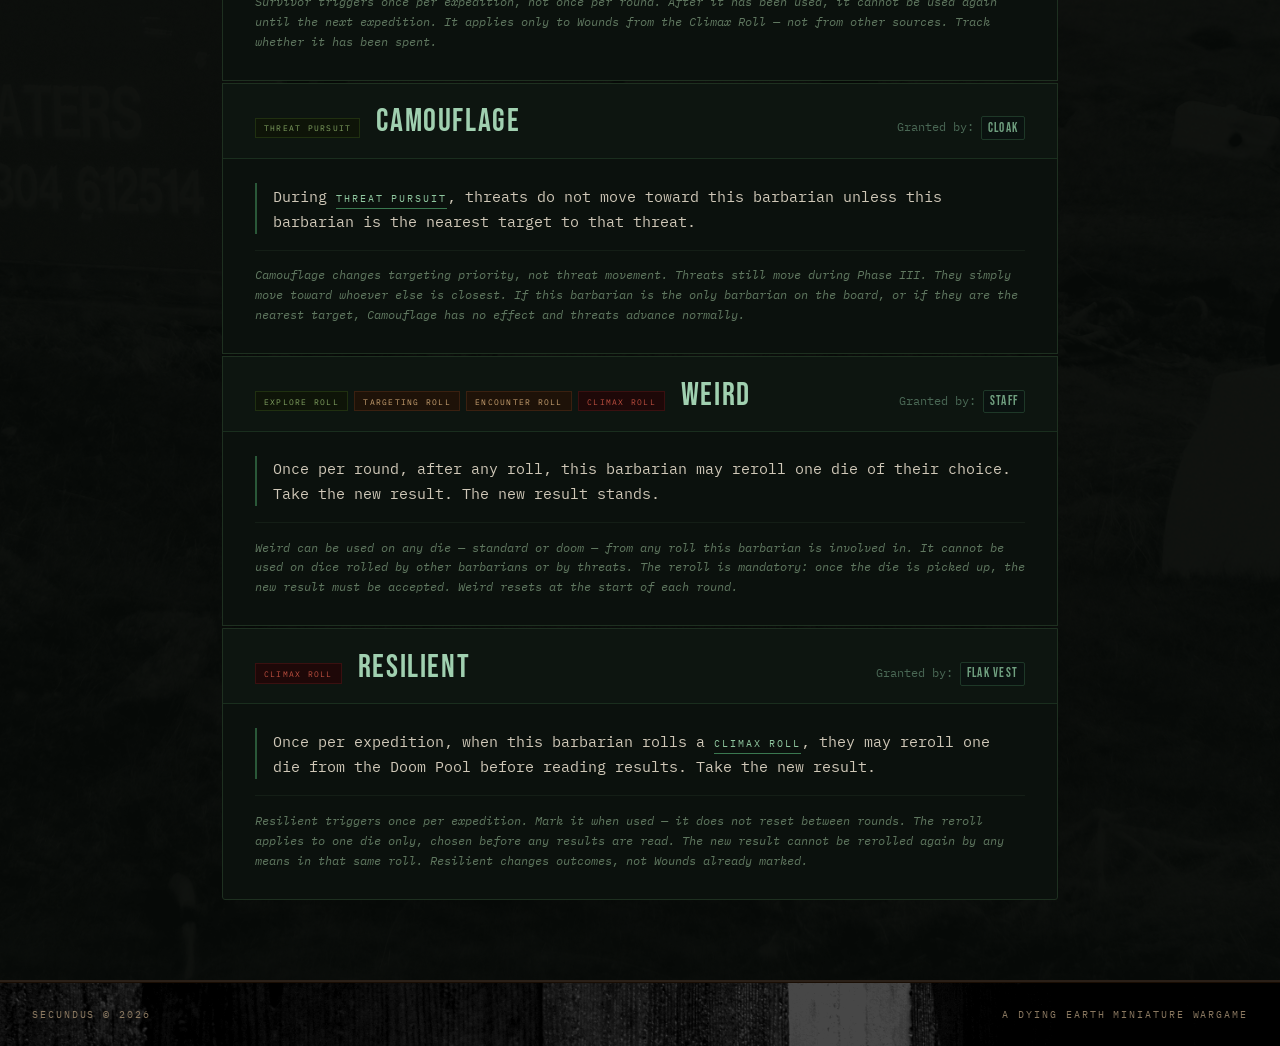
<file: skills.html>
<!DOCTYPE html>
<html lang="en">
<head>
  <meta charset="UTF-8">
  <meta name="viewport" content="width=device-width, initial-scale=1.0">
  <title>Secundus — Keyword Skills</title>
  <link rel="preconnect" href="https://fonts.googleapis.com">
  <link href="https://fonts.googleapis.com/css2?family=UnifrakturMaguntia&family=IBM+Plex+Mono:wght@400;700&family=Bebas+Neue&display=swap" rel="stylesheet">
  <link rel="stylesheet" href="style.css">
</head>
<body>

  <!-- ===================== NAV ===================== -->
  <nav id="main-nav">
    <a href="index.html" class="logo">Secundus</a>
    <button class="nav-toggle" aria-label="Toggle navigation" aria-expanded="false">
      <span></span><span></span><span></span>
    </button>
    <ul>
      <li><a href="index.html#overview">Overview</a></li>
      <li><a href="components.html">Components</a></li>
      <li><a href="barbarian.html">Barbarian</a></li>
      <li><a href="sites.html">Sites</a></li>
      <li><a href="rules.html">Rules</a></li>
      <li><a href="rolls.html">Rolls</a></li>
      <li><a href="skills.html" class="nav-active">Skills</a></li>
    </ul>
  </nav>
  <!-- =================== END NAV =================== -->

  <main>

    <!-- ===================== SKILLS HEADER ===================== -->
    <section id="skills-hero">
      <div class="section-inner">
        <div class="section-label">Keyword Abilities</div>
        <h2>Skills</h2>
        <p>Skills are keyword abilities. A keyword is a word that replaces a longer rule. It works as long as the artifact that grants it is on the model. Lose the artifact, lose the skill. Find new equipment at a site, gain the skill immediately.</p>
        <p>Skills can be referenced by other rules. A rule that says "if a barbarian has <span class="skill-keyword">Marksman</span>" means only a barbarian carrying a Rifle. The artifact is the proof.</p>
      </div>
    </section>
    <!-- =================== END SKILLS HEADER =================== -->

    <!-- ===================== SKILL ENTRIES ===================== -->
    <section id="skill-entries">
      <div class="section-inner">

        <div class="skill-group-label">Weapon Skills</div>

        <!-- BRAWLER -->
        <div class="skill-entry" id="skill-brawler">
          <div class="skill-entry-header">
            <div class="skill-roll-tags"><a href="rolls.html#roll-encounter" class="dice-tag always">Encounter Roll</a></div>
            <h2 class="skill-name">Brawler</h2>
            <div class="skill-granted-by">Granted by: <span class="skill-keyword">Maul</span></div>
          </div>
          <div class="skill-entry-body">
            <div class="skill-rule-block">
              <div class="skill-rule-text">When this barbarian makes an <a href="rolls.html#roll-encounter" class="roll-link">Encounter Roll</a>, roll one additional standard die. Each 6 eliminates one threat in base contact.</div>
            </div>
            <div class="skill-reminder">
              The extra die stacks with all other sources — Wounds, doom dice. Brawler makes the pool larger. More dice means more chances at 6s, and more chances at doom.
            </div>
          </div>
        </div>

        <!-- CLEAVE -->
        <div class="skill-entry" id="skill-cleave">
          <div class="skill-entry-header">
            <div class="skill-roll-tags"><a href="rolls.html#roll-encounter" class="dice-tag always">Encounter Roll</a></div>
            <h2 class="skill-name">Cleave</h2>
            <div class="skill-granted-by">Granted by: <span class="skill-keyword">Pipe Maul</span></div>
          </div>
          <div class="skill-entry-body">
            <div class="skill-rule-block">
              <div class="skill-rule-text">When this barbarian rolls a 6 on an <a href="rolls.html#roll-encounter" class="roll-link">Encounter Roll</a>, that result eliminates all Folk and Beasts in base contact, not just one.</div>
            </div>
            <div class="skill-reminder">
              Cleave only triggers on a 6. It does not apply to Monsters — a 6 against a Monster still only counts as one hit. If multiple 6s are rolled, each one triggers Cleave independently.
            </div>
          </div>
        </div>

        <!-- SUPPRESSION -->
        <div class="skill-entry" id="skill-suppression">
          <div class="skill-entry-header">
            <div class="skill-roll-tags"><a href="rolls.html#roll-targeting" class="dice-tag always">Targeting Roll</a><a href="rolls.html#roll-threat" class="dice-tag skill">Threat Pursuit</a></div>
            <h2 class="skill-name">Suppression</h2>
            <div class="skill-granted-by">Granted by: <span class="skill-keyword">Salvage Bow</span></div>
          </div>
          <div class="skill-entry-body">
            <div class="skill-rule-block">
              <div class="skill-rule-text">When this barbarian makes a <a href="rolls.html#roll-targeting" class="roll-link">Targeting Roll</a>, any threat targeted — hit or miss — does not advance during <a href="rolls.html#roll-threat" class="roll-link">Threat Pursuit</a> this round.</div>
            </div>
            <div class="skill-reminder">
              Suppression applies regardless of the Targeting result. Even a miss pins the target in place for that round. Only one threat can be targeted per Targeting Roll. Choose carefully — a suppressed threat is one that won't close the gap.
            </div>
          </div>
        </div>

        <!-- REND -->
        <div class="skill-entry" id="skill-rend">
          <div class="skill-entry-header">
            <div class="skill-roll-tags"><a href="rolls.html#roll-encounter" class="dice-tag always">Encounter Roll</a></div>
            <h2 class="skill-name">Rend</h2>
            <div class="skill-granted-by">Granted by: <span class="skill-keyword">Chain Blade</span></div>
          </div>
          <div class="skill-entry-body">
            <div class="skill-rule-block">
              <div class="skill-rule-text">When this barbarian scores a hit on an <a href="rolls.html#roll-encounter" class="roll-link">Encounter Roll</a>, place a Rend marker on the threat instead of eliminating it. A threat with a Rend marker is eliminated by any subsequent hit.</div>
            </div>
            <div class="skill-reminder">
              Rend does not kill outright — it marks. A marked Folk or Beast is still on the board until it takes a second hit from any source. A marked Monster still requires a 6 to eliminate, but a non-6 hit removes the marker and counts as the hit that would normally do nothing. Track markers with a token.
            </div>
          </div>
        </div>

        <!-- SIDEARM -->
        <div class="skill-entry" id="skill-sidearm">
          <div class="skill-entry-header">
            <div class="skill-roll-tags"><a href="rolls.html#roll-targeting" class="dice-tag always">Targeting Roll</a><a href="rolls.html#roll-encounter" class="dice-tag always">Encounter Roll</a></div>
            <h2 class="skill-name">Sidearm</h2>
            <div class="skill-granted-by">Granted by: <span class="skill-keyword">Stub Pistol</span></div>
          </div>
          <div class="skill-entry-body">
            <div class="skill-rule-block">
              <div class="skill-rule-text">This barbarian may make both a <a href="rolls.html#roll-targeting" class="roll-link">Targeting Roll</a> in Phase II and an <a href="rolls.html#roll-encounter" class="roll-link">Encounter Roll</a> in Phase IV in the same round, even if they are in base contact with a threat.</div>
            </div>
            <div class="skill-reminder">
              Most barbarians must choose — ranged or melee. Sidearm removes that restriction. The Targeting Roll still requires line of sight. The Encounter Roll still requires base contact. Both rolls happen in their normal phases. Doom dice from both go into the Pool.
            </div>
          </div>
        </div>

        <!-- REACH -->
        <div class="skill-entry" id="skill-reach">
          <div class="skill-entry-header">
            <div class="skill-roll-tags"><a href="rolls.html#roll-encounter" class="dice-tag always">Encounter Roll</a></div>
            <h2 class="skill-name">Reach</h2>
            <div class="skill-granted-by">Granted by: <span class="skill-keyword">Scrap Spear</span></div>
          </div>
          <div class="skill-entry-body">
            <div class="skill-rule-block">
              <div class="skill-rule-text">This barbarian may make an <a href="rolls.html#roll-encounter" class="roll-link">Encounter Roll</a> against any threat within 3 inches, not just threats in base contact.</div>
            </div>
            <div class="skill-reminder">
              Reach extends the barbarian's melee range. A threat within 3" is a valid target even if not touching the base. The barbarian must still be within 3" at the start of Phase IV — Reach does not allow movement. Threats with Reach still advance normally in Phase III.
            </div>
          </div>
        </div>

        <div class="skill-group-label">Equipment Skills</div>

        <!-- MARKSMAN -->
        <div class="skill-entry" id="skill-marksman">
          <div class="skill-entry-header">
            <div class="skill-roll-tags"><a href="rolls.html#roll-targeting" class="dice-tag always">Targeting Roll</a></div>
            <h2 class="skill-name">Marksman</h2>
            <div class="skill-granted-by">Granted by: <span class="skill-keyword">Rifle</span></div>
          </div>
          <div class="skill-entry-body">
            <div class="skill-rule-block">
              <div class="skill-rule-text">When this barbarian makes a <a href="rolls.html#roll-targeting" class="roll-link">Targeting Roll</a>, roll two standard dice. Read the highest single die.</div>
            </div>
            <div class="skill-reminder">
              Marksman only applies during Phase II. It does not grant an additional attack. It improves the chance of a high result on a single roll. A barbarian without a ranged weapon cannot use Marksman — they make no Targeting Roll at all.
            </div>
          </div>
        </div>

        <!-- SCOUT -->
        <div class="skill-entry" id="skill-scout">
          <div class="skill-entry-header">
            <div class="skill-roll-tags"><a href="rolls.html#roll-explore" class="dice-tag skill">Explore Roll</a></div>
            <h2 class="skill-name">Scout</h2>
            <div class="skill-granted-by">Granted by: <span class="skill-keyword">Worn Boots</span></div>
          </div>
          <div class="skill-entry-body">
            <div class="skill-rule-block">
              <div class="skill-rule-text">When this barbarian makes an <a href="rolls.html#roll-explore" class="roll-link">Explore Roll</a>, roll two standard dice instead of one. Move the sum of both dice in inches before reading the result.</div>
            </div>
            <div class="skill-reminder">
              Scout does not change what you find — only how far you go before you find it. Movement and discovery are resolved together. You move first, then read.
            </div>
          </div>
        </div>

        <!-- SURVIVOR -->
        <div class="skill-entry" id="skill-survivor">
          <div class="skill-entry-header">
            <div class="skill-roll-tags"><a href="rolls.html#roll-climax" class="dice-tag doom">Climax Roll</a></div>
            <h2 class="skill-name">Survivor</h2>
            <div class="skill-granted-by">Granted by: <span class="skill-keyword">Backpack</span></div>
          </div>
          <div class="skill-entry-body">
            <div class="skill-rule-block">
              <div class="skill-rule-text">Once per expedition, when this barbarian would mark a Wound from a <a href="rolls.html#roll-climax" class="roll-link">Climax Roll</a>, ignore that Wound. It is not marked.</div>
            </div>
            <div class="skill-reminder">
              Survivor triggers once per expedition, not once per round. After it has been used, it cannot be used again until the next expedition. It applies only to Wounds from the Climax Roll — not from other sources. Track whether it has been spent.
            </div>
          </div>
        </div>

        <!-- CAMOUFLAGE -->
        <div class="skill-entry" id="skill-camouflage">
          <div class="skill-entry-header">
            <div class="skill-roll-tags"><a href="rolls.html#roll-threat" class="dice-tag skill">Threat Pursuit</a></div>
            <h2 class="skill-name">Camouflage</h2>
            <div class="skill-granted-by">Granted by: <span class="skill-keyword">Cloak</span></div>
          </div>
          <div class="skill-entry-body">
            <div class="skill-rule-block">
              <div class="skill-rule-text">During <a href="rolls.html#roll-threat" class="roll-link">Threat Pursuit</a>, threats do not move toward this barbarian unless this barbarian is the nearest target to that threat.</div>
            </div>
            <div class="skill-reminder">
              Camouflage changes targeting priority, not threat movement. Threats still move during Phase III. They simply move toward whoever else is closest. If this barbarian is the only barbarian on the board, or if they are the nearest target, Camouflage has no effect and threats advance normally.
            </div>
          </div>
        </div>

        <!-- WEIRD -->
        <div class="skill-entry" id="skill-weird">
          <div class="skill-entry-header">
            <div class="skill-roll-tags"><a href="rolls.html#roll-explore" class="dice-tag skill">Explore Roll</a><a href="rolls.html#roll-targeting" class="dice-tag always">Targeting Roll</a><a href="rolls.html#roll-encounter" class="dice-tag always">Encounter Roll</a><a href="rolls.html#roll-climax" class="dice-tag doom">Climax Roll</a></div>
            <h2 class="skill-name">Weird</h2>
            <div class="skill-granted-by">Granted by: <span class="skill-keyword">Staff</span></div>
          </div>
          <div class="skill-entry-body">
            <div class="skill-rule-block">
              <div class="skill-rule-text">Once per round, after any roll, this barbarian may reroll one die of their choice. Take the new result. The new result stands.</div>
            </div>
            <div class="skill-reminder">
              Weird can be used on any die — standard or doom — from any roll this barbarian is involved in. It cannot be used on dice rolled by other barbarians or by threats. The reroll is mandatory: once the die is picked up, the new result must be accepted. Weird resets at the start of each round.
            </div>
          </div>
        </div>

        <!-- RESILIENT -->
        <div class="skill-entry" id="skill-resilient">
          <div class="skill-entry-header">
            <div class="skill-roll-tags"><a href="rolls.html#roll-climax" class="dice-tag doom">Climax Roll</a></div>
            <h2 class="skill-name">Resilient</h2>
            <div class="skill-granted-by">Granted by: <span class="skill-keyword">Flak Vest</span></div>
          </div>
          <div class="skill-entry-body">
            <div class="skill-rule-block">
              <div class="skill-rule-text">Once per expedition, when this barbarian rolls a <a href="rolls.html#roll-climax" class="roll-link">Climax Roll</a>, they may reroll one die from the Doom Pool before reading results. Take the new result.</div>
            </div>
            <div class="skill-reminder">
              Resilient triggers once per expedition. Mark it when used — it does not reset between rounds. The reroll applies to one die only, chosen before any results are read. The new result cannot be rerolled again by any means in that same roll. Resilient changes outcomes, not Wounds already marked.
            </div>
          </div>
        </div>

      </div>
    </section>
    <!-- =================== END SKILL ENTRIES =================== -->

  </main>

  <!-- ===================== FOOTER ===================== -->
  <footer>
    <span>Secundus &copy; 2026</span>
    <span>A Dying Earth Miniature Wargame</span>
  </footer>
  <!-- =================== END FOOTER =================== -->

  <script>
  (function () {
    const nav = document.getElementById('main-nav');
    const btn = nav.querySelector('.nav-toggle');
    btn.addEventListener('click', function () {
      const open = nav.classList.toggle('nav-open');
      btn.setAttribute('aria-expanded', open);
    });
    nav.querySelectorAll('a').forEach(function (a) {
      a.addEventListener('click', function () {
        nav.classList.remove('nav-open');
        btn.setAttribute('aria-expanded', 'false');
      });
    });
  })();
  </script>

</body>
</html>
</file>
<file: style.css>
*, *::before, *::after { box-sizing: border-box; margin: 0; padding: 0; }

:root {
  --black:  #0c0a08;
  --ash:    #1a1510;
  --parch:  #cfc4b0;
  --dim:    #8a7d6a;
  --rust:   #7a2e12;
  --blood:  #4a0e04;
  --bone:   #d8cbb8;
  --border: 2px solid #2a2018;
  --border-rust: 1px solid #3a2010;
}

html { scroll-behavior: smooth; }

body {
  background: #111008;
  color: var(--bone);
  font-family: 'IBM Plex Mono', monospace;
  font-size: 15px;
  line-height: 1.6;
}

/* ===================== NAV ===================== */
nav {
  position: fixed;
  top: 0;
  left: 0;
  right: 0;
  z-index: 100;
  background: #0a0806;
  color: var(--bone);
  display: flex;
  align-items: center;
  justify-content: space-between;
  padding: 0 2rem;
  height: 44px;
  border-bottom: 1px solid #2a1a0a;
}

nav .logo {
  font-family: 'Bebas Neue', cursive;
  font-size: 1.4rem;
  letter-spacing: 0.08em;
  color: var(--bone);
  text-decoration: none;
}

nav ul {
  list-style: none;
  display: flex;
  gap: 0;
}

nav ul li a {
  display: block;
  padding: 0 1rem;
  height: 44px;
  line-height: 44px;
  color: var(--dim);
  text-decoration: none;
  font-size: 0.65rem;
  letter-spacing: 0.18em;
  text-transform: uppercase;
  border-left: 1px solid #1e1408;
  transition: color 0.15s, background 0.15s;
}

nav ul li a:hover,
nav ul li a.nav-active {
  color: var(--bone);
  background: #1a1008;
}

/* Hamburger button — hidden on desktop */
.nav-toggle {
  display: none;
  flex-direction: column;
  justify-content: center;
  gap: 5px;
  width: 32px;
  height: 44px;
  background: none;
  border: none;
  cursor: pointer;
  padding: 0;
  z-index: 101;
}

.nav-toggle span {
  display: block;
  width: 22px;
  height: 1px;
  background: var(--dim);
  transition: transform 0.2s, opacity 0.2s, background 0.15s;
}

.nav-toggle:hover span { background: var(--bone); }

/* Animate to X when open */
nav.nav-open .nav-toggle span:nth-child(1) { transform: translateY(6px) rotate(45deg); }
nav.nav-open .nav-toggle span:nth-child(2) { opacity: 0; }
nav.nav-open .nav-toggle span:nth-child(3) { transform: translateY(-6px) rotate(-45deg); }

@media (max-width: 700px) {
  .nav-toggle { display: flex; }

  nav ul {
    display: none;
    flex-direction: column;
    position: fixed;
    top: 44px;
    left: 0;
    right: 0;
    background: #0a0806;
    border-bottom: 1px solid #2a1a0a;
    gap: 0;
  }

  nav.nav-open ul { display: flex; }

  nav ul li a {
    height: auto;
    line-height: 1;
    padding: 1rem 2rem;
    border-left: none;
    border-top: 1px solid #1e1408;
    font-size: 0.7rem;
  }
}
/* =================== END NAV =================== */

main { padding-top: 44px; }

section { border-bottom: var(--border); }

.section-inner {
  max-width: 900px;
  margin: 0 auto;
  padding: 5rem 2rem;
}

.section-label {
  font-size: 0.6rem;
  letter-spacing: 0.35em;
  text-transform: uppercase;
  color: var(--rust);
  margin-bottom: 2rem;
  display: flex;
  align-items: center;
  gap: 1rem;
}

.section-label::after {
  content: '';
  flex: 1;
  height: 1px;
  background: var(--rust);
  opacity: 0.3;
}

h2 {
  font-family: 'Bebas Neue', cursive;
  font-size: 3rem;
  font-weight: 400;
  line-height: 1.1;
  margin-bottom: 2rem;
  color: var(--bone);
}

h3 {
  font-size: 0.7rem;
  letter-spacing: 0.2em;
  text-transform: uppercase;
  margin: 2.5rem 0 0.75rem;
  padding-bottom: 0.5rem;
  border-bottom: 1px solid #3a2e20;
  color: #a89070;
}

p {
  max-width: 65ch;
  color: #c8bba8;
  margin-bottom: 1rem;
}

/* ===================== HERO ===================== */
@keyframes ember-pulse {
  0%   { text-shadow: 0 0 8px  rgba(100, 40, 10, 0.4),  0 0 30px rgba(70, 20, 5, 0.15); color: #9a7a58; }
  30%  { text-shadow: 0 0 22px rgba(140, 55, 15, 0.65), 0 0 70px rgba(90, 28, 6, 0.3),  0 0 130px rgba(110,35,8,0.12); color: #b89068; }
  55%  { text-shadow: 0 0 10px rgba(110, 45, 12, 0.45), 0 0 40px rgba(75, 22, 5, 0.2); color: #a07858; }
  80%  { text-shadow: 0 0 30px rgba(160, 65, 18, 0.7),  0 0 90px rgba(100, 32, 7, 0.35), 0 0 160px rgba(120,40,8,0.15); color: #c89a70; }
  100% { text-shadow: 0 0 8px  rgba(100, 40, 10, 0.4),  0 0 30px rgba(70, 20, 5, 0.15); color: #9a7a58; }
}

@keyframes veil-drift {
  0%   { transform: translateX(0)     translateY(0)     scale(1.05); opacity: 0.10; }
  33%  { transform: translateX(-1.5%) translateY(0.8%)  scale(1.08); opacity: 0.18; }
  66%  { transform: translateX(1.0%)  translateY(-0.4%) scale(1.06); opacity: 0.13; }
  100% { transform: translateX(0)     translateY(0)     scale(1.05); opacity: 0.10; }
}

@keyframes horizon-breathe {
  0%, 100% { opacity: 0.5; }
  40%       { opacity: 0.85; }
  70%       { opacity: 0.6; }
}

@keyframes scanline {
  0%   { transform: translateY(-100%); }
  100% { transform: translateY(100vh); }
}

#hero {
  background: #050303;
  color: var(--bone);
  min-height: 100vh;
  display: flex;
  align-items: center;
  position: relative;
  overflow: hidden;
}

/* Background image — grimdark processed */
.hero-bg {
  position: absolute;
  inset: 0;
  background-image: url('brutalisms.jpg');
  background-size: cover;
  background-position: center 30%;
  filter:
    grayscale(0.88)
    contrast(1.35)
    brightness(0.28)
    sepia(0.55);
  z-index: 0;
}

/* Colour tint layer — deep ox-blood */
.hero-bg::after {
  content: '';
  position: absolute;
  inset: 0;
  background: rgba(55, 8, 2, 0.55);
  mix-blend-mode: multiply;
}

/* Hard vignette */
.hero-bg::before {
  content: '';
  position: absolute;
  inset: 0;
  background: radial-gradient(
    ellipse 85% 80% at 42% 38%,
    transparent 30%,
    rgba(3, 1, 1, 0.6) 65%,
    rgba(2, 0, 0, 0.96) 100%
  );
  z-index: 1;
}

/* SVG grain noise overlay */
#hero::after {
  content: '';
  position: absolute;
  inset: -20%;
  background-image: url("data:image/svg+xml,%3Csvg xmlns='http://www.w3.org/2000/svg' width='260' height='260'%3E%3Cfilter id='n'%3E%3CfeTurbulence type='fractalNoise' baseFrequency='0.68' numOctaves='4' stitchTiles='stitch'/%3E%3C/filter%3E%3Crect width='260' height='260' filter='url(%23n)' opacity='1'/%3E%3C/svg%3E");
  background-size: 220px 220px;
  opacity: 0.18;
  pointer-events: none;
  animation: veil-drift 22s ease-in-out infinite;
  z-index: 2;
}

/* Scanline sweep */
#hero .hero-scanline {
  position: absolute;
  left: 0; right: 0;
  height: 120px;
  background: linear-gradient(to bottom,
    transparent 0%,
    rgba(180, 100, 30, 0.04) 40%,
    rgba(180, 100, 30, 0.07) 50%,
    rgba(180, 100, 30, 0.04) 60%,
    transparent 100%);
  pointer-events: none;
  animation: scanline 18s linear infinite;
  z-index: 5;
}

/* Smoldering horizon glow */
.hero-horizon {
  position: absolute;
  bottom: 0;
  left: 0;
  right: 0;
  height: 55%;
  background: radial-gradient(ellipse 75% 60% at 50% 100%,
    rgba(80, 14, 3, 0.85) 0%,
    rgba(40, 6, 1, 0.55) 45%,
    transparent 75%);
  pointer-events: none;
  animation: horizon-breathe 9s ease-in-out infinite;
  z-index: 1;
}

/* Large ghostly II watermark */
#hero .section-inner::before {
  content: 'II';
  position: absolute;
  right: -0.05em;
  top: 50%;
  transform: translateY(-50%);
  font-family: 'Bebas Neue', cursive;
  font-size: 42vw;
  color: transparent;
  -webkit-text-stroke: 1px rgba(140, 80, 30, 0.08);
  line-height: 1;
  pointer-events: none;
  user-select: none;
  z-index: 0;
}

/* Canvas for ash motes + dither */
#hero-canvas {
  position: absolute;
  inset: 0;
  width: 100%;
  height: 100%;
  pointer-events: none;
  image-rendering: pixelated;
  z-index: 3;
}

#hero .section-inner {
  position: relative;
  z-index: 4;
}

#hero .section-label {
  color: rgba(160, 100, 50, 0.7);
  letter-spacing: 0.35em;
}
#hero .section-label::after { background: rgba(140, 80, 30, 0.35); }

#hero h1 {
  font-family: 'Bebas Neue', cursive;
  font-size: clamp(4rem, 14vw, 11rem);
  font-weight: 400;
  line-height: 0.9;
  color: #d4b896;
  margin-bottom: 2rem;
  animation: ember-pulse 11s cubic-bezier(0.45, 0.05, 0.55, 0.95) infinite;
}

#hero .tagline {
  font-size: 0.8rem;
  letter-spacing: 0.2em;
  text-transform: uppercase;
  color: rgba(200, 165, 120, 0.85);
  max-width: 40ch;
  line-height: 2;
}

#hero .meta {
  display: flex;
  gap: 0;
  margin-top: 3rem;
  border: 1px solid rgba(120, 70, 30, 0.4);
  width: fit-content;
  background: rgba(0, 0, 0, 0.35);
}

#hero .meta-item {
  padding: 0.75rem 1.5rem;
  border-right: 1px solid rgba(120, 70, 30, 0.4);
  font-size: 0.65rem;
  letter-spacing: 0.15em;
  text-transform: uppercase;
  color: rgba(190, 155, 110, 0.9);
}

#hero .meta-item:last-child { border-right: none; }

#hero .meta-item strong {
  display: block;
  color: #c8a87a;
  font-size: 1rem;
  letter-spacing: 0;
  margin-bottom: 0.2rem;
}
/* =================== END HERO =================== */

/* ===================== OVERVIEW ===================== */
#overview {
  background: #0e0b08;
  position: relative;
}

#overview::before {
  content: '';
  position: absolute;
  inset: 0;
  background-image: url('1.jpg');
  background-size: cover;
  background-position: center 50%;
  filter: grayscale(0.7) contrast(1.2) brightness(0.5) sepia(0.35);
  z-index: 0;
}

#overview::after {
  content: '';
  position: absolute;
  inset: 0;
  background: linear-gradient(
    to right,
    rgba(8, 5, 2, 0.78) 0%,
    rgba(8, 5, 2, 0.55) 50%,
    rgba(8, 5, 2, 0.72) 100%
  );
  z-index: 1;
}

#overview .section-inner {
  display: grid;
  grid-template-columns: 1fr 1fr;
  gap: 4rem;
  align-items: start;
  position: relative;
  z-index: 2;
}

#overview .overview-left h2 { font-size: 2.5rem; }
#overview .overview-right p { max-width: 100%; }
/* =================== END OVERVIEW =================== */

/* ===================== COMPONENTS ===================== */
#components {
  background: #060402;
  position: relative;
}

#components::before {
  content: '';
  position: absolute;
  inset: 0;
  background-image: url('2.jpg');
  background-size: cover;
  background-position: center 35%;
  filter: grayscale(0.7) contrast(1.2) brightness(0.4) sepia(0.35);
  z-index: 0;
}

#components::after {
  content: '';
  position: absolute;
  inset: 0;
  background: rgba(6, 3, 1, 0.72);
  z-index: 1;
}

#components .section-inner {
  position: relative;
  z-index: 2;
}

#components .section-label { color: #b07848; }
#components .section-label::after { background: #7a4a20; }
#components h2 { color: var(--bone); }
#components h3 { color: #a07850; border-color: #3a2a18; }
#components p { color: #c8bba8; }

.component-grid {
  display: grid;
  grid-template-columns: repeat(3, 1fr);
  gap: 0;
  border: 1px solid #2a1a0a;
  margin-top: 2rem;
}

.component-item {
  padding: 1.5rem;
  border-right: 1px solid #2a1a0a;
  border-bottom: 1px solid #2a1a0a;
}

.component-item:nth-child(3n) { border-right: none; }

.component-item .qty {
  font-size: 2rem;
  font-family: 'Bebas Neue', cursive;
  color: var(--rust);
  display: block;
  line-height: 1;
  margin-bottom: 0.5rem;
}

.component-item .name {
  font-size: 0.65rem;
  letter-spacing: 0.15em;
  text-transform: uppercase;
  color: #a89878;
}
/* =================== END COMPONENTS =================== */

/* ===================== BARBARIAN ===================== */
#barbarian {
  background: #0a0704;
  position: relative;
}

#barbarian::before {
  content: '';
  position: absolute;
  inset: 0;
  background-image: url('6.jpg');
  background-size: cover;
  background-position: center 40%;
  filter: grayscale(0.8) contrast(1.15) brightness(0.38) sepia(0.35);
  z-index: 0;
}

#barbarian::after {
  content: '';
  position: absolute;
  inset: 0;
  background: linear-gradient(
    to bottom,
    rgba(8, 5, 2, 0.82) 0%,
    rgba(8, 5, 2, 0.65) 50%,
    rgba(8, 5, 2, 0.82) 100%
  );
  z-index: 1;
}

#barbarian .section-inner {
  position: relative;
  z-index: 2;
}

#barbarian .section-label { color: #c07840; }
#barbarian .section-label::after { background: #8a4820; }
#barbarian h2 { color: var(--bone); }
#barbarian h3 { color: #b07040; border-color: #3a2a18; }
#barbarian p { color: #c8bba8; }

.table-instruction {
  font-size: 0.65rem;
  letter-spacing: 0.1em;
  color: #8a7860 !important;
  margin-bottom: 0.75rem;
  font-style: italic;
}

.barbarian-tables {
  display: grid;
  grid-template-columns: 1fr 1fr;
  gap: 3rem;
  margin-top: 2rem;
}

.barbarian-table-block h3 {
  margin-top: 0;
}

.barbarian-artifact-intro {
  display: flex;
  align-items: center;
  justify-content: space-between;
  gap: 1rem;
  flex-wrap: wrap;
  margin-bottom: 1rem;
  font-size: 0.8rem;
  color: #7a6a56;
  font-style: italic;
}

.artifact-tables {
  display: grid;
  grid-template-columns: 1fr 1fr;
  gap: 2rem;
  margin-bottom: 0;
}

.artifact-table-block h3 {
  margin-top: 0;
  font-size: 1rem;
  letter-spacing: 0.08em;
}

.artifact-table {
  width: 100%;
  margin-bottom: 0;
}

.artifact-table .artifact-type {
  font-size: 0.72rem;
  color: #5a4a38;
  letter-spacing: 0.08em;
  text-transform: uppercase;
}

/* Skill group divider labels on skills page */
.skill-group-label {
  font-family: 'Bebas Neue', sans-serif;
  font-size: 0.8rem;
  letter-spacing: 0.25em;
  text-transform: uppercase;
  color: #3a5040;
  padding: 2rem 0 0.75rem;
  border-bottom: 1px solid #1a2e1e;
  margin-bottom: 2px;
}

.skill-group-label:first-child {
  padding-top: 0;
}

/* Clickable skill keyword variant */
.skill-keyword--link {
  text-decoration: none;
  cursor: pointer;
  transition: background 0.15s, color 0.15s, border-color 0.15s;
}

.skill-keyword--link:hover {
  background: #122018;
  color: #90d8a8;
  border-color: #2e5840;
}

/* --- Name Generator --- */
.name-generator {
  margin-top: 3.5rem;
  padding-top: 2.5rem;
  border-top: 1px solid #2a1a0a;
}

.name-generator h3 {
  border: none;
  padding: 0;
  margin-top: 0;
  margin-bottom: 0.25rem;
}

.name-tables {
  display: grid;
  grid-template-columns: repeat(3, 1fr);
  gap: 1.5rem;
  margin-top: 1.5rem;
}

.name-table-block h4 {
  font-family: 'Bebas Neue', sans-serif;
  font-size: 1rem;
  letter-spacing: 0.1em;
  color: #a07850;
  margin: 0 0 0.6rem 0;
  padding: 0;
  border: none;
  text-transform: uppercase;
}

.name-table-block .ref-table th { color: #6a5040; }
.name-table-block .ref-table td:last-child {
  font-style: italic;
  color: #d0c4b0;
  letter-spacing: 0.04em;
}

.name-example {
  display: flex;
  flex-wrap: wrap;
  align-items: center;
  gap: 0.4rem 0.6rem;
  margin-top: 1.8rem;
  padding: 0.9rem 1.2rem;
  background: #100c06;
  border: 1px solid #2a1a0a;
  font-family: 'IBM Plex Mono', monospace;
  font-size: 0.8rem;
}

.name-example-label {
  color: #5a4a38;
  text-transform: uppercase;
  letter-spacing: 0.1em;
  font-size: 0.7rem;
  margin-right: 0.2rem;
}

.name-example-roll {
  color: #806050;
}

.name-example-arrow {
  color: #5a4030;
}

.name-example-result {
  color: #d4c8b0;
  font-style: italic;
}

.name-example-sep {
  color: #3a2a1a;
  margin: 0 0.3rem;
}

@media (max-width: 700px) {
  .barbarian-tables { grid-template-columns: 1fr; }
  .name-tables { grid-template-columns: 1fr; gap: 1.2rem; }
}
/* =================== END BARBARIAN =================== */

/* ===================== RULES ===================== */
#rules {
  background: #080604;
  position: relative;
}

#rules::before {
  content: '';
  position: absolute;
  inset: 0;
  background-image: url('3.jpg');
  background-size: cover;
  background-position: center 50%;
  filter: grayscale(0.5) contrast(1.2) brightness(0.38) sepia(0.2);
  z-index: 0;
}

#rules::after {
  content: '';
  position: absolute;
  inset: 0;
  background: linear-gradient(
    to bottom,
    rgba(6, 4, 2, 0.80) 0%,
    rgba(6, 4, 2, 0.60) 40%,
    rgba(6, 4, 2, 0.80) 100%
  );
  z-index: 1;
}

#rules .section-inner {
  position: relative;
  z-index: 2;
}

#rules .rule-block {
  border-left: 2px solid #3a1a08;
  padding-left: 1.5rem;
  margin-bottom: 2rem;
}

#rules .rule-block h3 {
  border: none;
  margin-top: 0;
  font-size: 0.7rem;
  letter-spacing: 0.2em;
  margin-bottom: 0.5rem;
  padding: 0;
  color: #c87840;
}

#rules .rule-block p { max-width: 100%; }

.roll-link {
  display: inline-block;
  margin-top: 0.5rem;
  font-size: 0.6rem;
  letter-spacing: 0.2em;
  text-transform: uppercase;
  color: #c87840;
  text-decoration: none;
  border-bottom: 1px solid #3a1a08;
  padding-bottom: 1px;
  transition: color 0.15s, border-color 0.15s;
}

.roll-link:hover {
  color: var(--bone);
  border-color: #8a4820;
}

.roll-note .roll-link,
.roll-when .roll-link {
  font-size: inherit;
  letter-spacing: inherit;
  text-transform: none;
  color: #c87840;
  border-bottom-color: #3a1a08;
}

.roll-note .roll-link:hover,
.roll-when .roll-link:hover {
  color: var(--bone);
  border-bottom-color: #8a4820;
}
/* =================== END RULES =================== */

/* ===================== QUICK REFERENCE ===================== */
#quickref {
  background: #060402;
  border-top: 1px solid #3a1a08;
  position: relative;
}

#quickref::before {
  content: '';
  position: absolute;
  inset: 0;
  background-image: url('4.jpg');
  background-size: cover;
  background-position: center 50%;
  filter: grayscale(0.8) contrast(1.15) brightness(0.4) sepia(0.3);
  z-index: 0;
}

#quickref::after {
  content: '';
  position: absolute;
  inset: 0;
  background: rgba(5, 3, 1, 0.75);
  z-index: 1;
}

#quickref .section-inner {
  position: relative;
  z-index: 2;
}

#quickref .section-label { color: #c07840; }
#quickref .section-label::after { background: #8a4820; opacity: 1; }
#quickref h2 { color: var(--bone); }
#quickref h3 { color: #b87040; border-color: #3a2010; }
#quickref p { color: #c8bba8; }

.ref-grid {
  display: grid;
  grid-template-columns: 1fr 1fr;
  gap: 3rem;
  margin-top: 2rem;
}

.ref-table {
  width: 100%;
  border-collapse: collapse;
  font-size: 0.75rem;
}

.ref-table th, .ref-table td {
  padding: 0.5rem 0;
  text-align: left;
  border-bottom: 1px solid #3a2010;
  vertical-align: top;
  color: #c0b098;
}

.ref-table th {
  letter-spacing: 0.1em;
  text-transform: uppercase;
  font-size: 0.6rem;
  color: #c07840;
  padding-bottom: 0.75rem;
}

.ref-table td:first-child {
  color: #d8804a;
  padding-right: 1.5rem;
  white-space: nowrap;
}
/* =================== END QUICK REFERENCE =================== */

/* ===================== FOOTER ===================== */
footer {
  position: relative;
  color: #8a7860;
  padding: 1.5rem 2rem;
  font-size: 0.6rem;
  letter-spacing: 0.2em;
  text-transform: uppercase;
  display: flex;
  justify-content: space-between;
  align-items: center;
  border-top: 1px solid #1a0e04;
  overflow: hidden;
}

footer::before {
  content: '';
  position: absolute;
  inset: 0;
  background-image: url('5.jpg');
  background-size: cover;
  background-position: center 60%;
  filter: grayscale(1) contrast(1.3) brightness(0.28);
  z-index: 0;
}

footer span {
  position: relative;
  z-index: 1;
}
/* =================== END FOOTER =================== */

/* ===================== ROLLS ENCYCLOPEDIA ===================== */
#rolls-hero {
  background: #080503;
  position: relative;
  border-bottom: var(--border);
}

#rolls-hero::before {
  content: '';
  position: absolute;
  inset: 0;
  background-image: url('6.jpg');
  background-size: cover;
  background-position: center 30%;
  filter: grayscale(0.75) contrast(1.15) brightness(0.35) sepia(0.3);
  z-index: 0;
}

#rolls-hero::after {
  content: '';
  position: absolute;
  inset: 0;
  background: linear-gradient(
    to bottom,
    rgba(6, 4, 2, 0.85) 0%,
    rgba(6, 4, 2, 0.60) 60%,
    rgba(6, 4, 2, 0.85) 100%
  );
  z-index: 1;
}

#rolls-hero .section-inner {
  position: relative;
  z-index: 2;
  padding: 4rem 2rem;
}

#rolls-hero .section-label { color: #c07840; }
#rolls-hero .section-label::after { background: #8a4820; }
#rolls-hero h2 { color: var(--bone); margin-bottom: 1rem; }
#rolls-hero p { color: #c8bba8; }

/* Roll entries container */
#roll-entries {
  background: #0a0704;
  position: relative;
}

#roll-entries::before {
  content: '';
  position: absolute;
  inset: 0;
  background-image: url('4.jpg');
  background-size: cover;
  background-position: center 50%;
  filter: grayscale(0.85) contrast(1.1) brightness(0.2) sepia(0.3);
  z-index: 0;
}

#roll-entries::after {
  content: '';
  position: absolute;
  inset: 0;
  background: rgba(6, 4, 1, 0.88);
  z-index: 1;
}

#roll-entries .section-inner {
  position: relative;
  z-index: 2;
  max-width: 900px;
  margin: 0 auto;
  padding: 4rem 2rem;
  display: flex;
  flex-direction: column;
  gap: 0;
}

/* Individual roll entry card */
.roll-entry {
  border: 1px solid #2a1a0a;
  border-bottom: none;
  background: rgba(8, 5, 2, 0.6);
}

.roll-entry:last-child {
  border-bottom: 1px solid #2a1a0a;
}

.roll-entry-header {
  padding: 1.5rem 2rem 1.25rem;
  border-bottom: 1px solid #2a1a0a;
  display: flex;
  align-items: baseline;
  gap: 1.25rem;
  flex-wrap: wrap;
}

.roll-phase-tag {
  font-size: 0.55rem;
  letter-spacing: 0.25em;
  text-transform: uppercase;
  color: #d8804a;
  border: 1px solid #3a1a08;
  padding: 0.25rem 0.6rem;
  white-space: nowrap;
  flex-shrink: 0;
}

.roll-name {
  font-family: 'Bebas Neue', cursive;
  font-size: 1.8rem;
  font-weight: 400;
  color: var(--bone);
  line-height: 1;
  margin: 0;
}

.roll-when {
  font-size: 0.6rem;
  letter-spacing: 0.1em;
  color: #7a6a55;
  font-style: italic;
  flex-basis: 100%;
  margin-top: -0.5rem;
}

.roll-entry-body {
  padding: 1.5rem 2rem 2rem;
  display: flex;
  flex-direction: column;
  gap: 1.5rem;
}

.roll-dice-block,
.roll-result-block {
  display: flex;
  flex-direction: column;
  gap: 0.75rem;
}

.roll-dice-label {
  font-size: 0.58rem;
  letter-spacing: 0.28em;
  text-transform: uppercase;
  color: #c07840;
  padding-bottom: 0.5rem;
  border-bottom: 1px solid #2a1a0a;
}

.roll-dice-list {
  list-style: none;
  display: flex;
  flex-direction: column;
  gap: 0.5rem;
  padding: 0;
  margin: 0;
}

.roll-dice-list li {
  font-size: 0.75rem;
  color: #c0b098;
  display: flex;
  align-items: baseline;
  gap: 0.6rem;
  line-height: 1.5;
}

/* Dice tag pills */
.dice-tag {
  display: inline-block;
  font-size: 0.52rem;
  letter-spacing: 0.15em;
  text-transform: uppercase;
  padding: 0.15rem 0.5rem;
  white-space: nowrap;
  flex-shrink: 0;
}

.dice-tag.always  { background: #1e1208; color: #c8a070; border: 1px solid #3a2010; }
.dice-tag.skill   { background: #0e1408; color: #80a060; border: 1px solid #203010; }
.dice-tag.doom    { background: #1e0808; color: #c05040; border: 1px solid #3a1010; }
.dice-tag.wound   { background: #1a0a0a; color: #a04040; border: 1px solid #3a1010; }

a.dice-tag {
  text-decoration: none;
  transition: filter 0.15s;
}
a.dice-tag:hover { filter: brightness(1.4); }

.roll-result-block p {
  font-size: 0.8rem;
  color: #c0b098;
  max-width: 100%;
  margin: 0;
}

.roll-result-block strong {
  color: var(--bone);
}

.roll-result-block .ref-table {
  margin-top: 0.25rem;
}

.roll-note {
  font-size: 0.7rem;
  color: #7a6a55;
  font-style: italic;
  border-left: 2px solid #3a1a08;
  padding-left: 1rem;
  line-height: 1.7;
}

@media (max-width: 700px) {
  .roll-entry-header { gap: 0.75rem; }
  .roll-name { font-size: 1.5rem; }
  .roll-entry-body { padding: 1.25rem 1.25rem 1.5rem; }
  .roll-entry-header { padding: 1.25rem 1.25rem 1rem; }
}
/* =================== END ROLLS ENCYCLOPEDIA =================== */

/* ===================== RULES FLOWCHART ===================== */
#rules-hero {
  background: #080604;
  position: relative;
  border-bottom: var(--border);
}

#rules-hero::before {
  content: '';
  position: absolute;
  inset: 0;
  background-image: url('3.jpg');
  background-size: cover;
  background-position: center 50%;
  filter: grayscale(0.5) contrast(1.2) brightness(0.38) sepia(0.2);
  z-index: 0;
}

#rules-hero::after {
  content: '';
  position: absolute;
  inset: 0;
  background: linear-gradient(to bottom, rgba(6,4,2,0.85) 0%, rgba(6,4,2,0.6) 60%, rgba(6,4,2,0.85) 100%);
  z-index: 1;
}

#rules-hero .section-inner {
  position: relative;
  z-index: 2;
  padding: 4rem 2rem;
}

#rules-hero .section-label { color: #c07840; }
#rules-hero .section-label::after { background: #8a4820; }
#rules-hero h2 { color: var(--bone); margin-bottom: 1rem; }
#rules-hero p { color: #c8bba8; }

/* Flow section */
#rules-flow {
  background: #0a0704;
  position: relative;
}

#rules-flow::before {
  content: '';
  position: absolute;
  inset: 0;
  background-image: url('3.jpg');
  background-size: cover;
  background-position: center 70%;
  filter: grayscale(0.6) contrast(1.1) brightness(0.22) sepia(0.2);
  z-index: 0;
}

#rules-flow::after {
  content: '';
  position: absolute;
  inset: 0;
  background: rgba(6, 4, 1, 0.88);
  z-index: 1;
}

#rules-flow .section-inner {
  position: relative;
  z-index: 2;
  display: flex;
  flex-direction: column;
  align-items: stretch;
  padding: 3rem 2rem;
  max-width: 700px;
}

/* Flow start/end caps */
.flow-start,
.flow-loop {
  text-align: center;
  font-size: 0.65rem;
  letter-spacing: 0.15em;
  text-transform: uppercase;
  color: #7a6a55;
  border: 1px solid #2a1a0a;
  padding: 0.75rem 1.5rem;
  background: rgba(6, 4, 1, 0.7);
}

.flow-loop {
  color: #c8bba8;
  border-color: #3a1a08;
}

.flow-loop strong { color: var(--bone); }

/* Connector arrow */
.flow-arrow {
  text-align: center;
  color: #3a2010;
  font-size: 1.2rem;
  line-height: 1;
  padding: 0.1rem 0;
  user-select: none;
}

/* Phase card */
.flow-phase {
  border: 1px solid #2a1a0a;
  background: rgba(8, 5, 2, 0.75);
  display: flex;
  flex-direction: column;
}

.flow-phase--climax {
  border-color: #5a1a08;
  background: rgba(20, 5, 2, 0.85);
}

.flow-phase-header {
  display: flex;
  align-items: baseline;
  gap: 1rem;
  padding: 1rem 1.5rem 0.85rem;
  border-bottom: 1px solid #2a1a0a;
  flex-wrap: wrap;
}

.flow-phase--climax .flow-phase-header {
  border-color: #4a1a08;
}

.flow-phase-num {
  font-family: 'Bebas Neue', cursive;
  font-size: 1.6rem;
  color: #d8804a;
  line-height: 1;
  flex-shrink: 0;
}

.flow-phase--climax .flow-phase-num {
  color: #e85030;
}

.flow-phase-title {
  font-family: 'Bebas Neue', cursive;
  font-size: 1.4rem;
  color: var(--bone);
  line-height: 1;
}

.flow-phase-who {
  font-size: 0.58rem;
  letter-spacing: 0.12em;
  color: #7a6a55;
  font-style: italic;
  flex-basis: 100%;
  margin-top: -0.25rem;
}

.flow-phase-body {
  padding: 1rem 1.5rem 0.5rem;
  display: flex;
  flex-direction: column;
  gap: 0.75rem;
}

.flow-phase-body p {
  font-size: 0.78rem;
  color: #c0b098;
  max-width: 100%;
  margin: 0;
}

.flow-phase-body strong { color: var(--bone); }

.flow-phase > .roll-link {
  margin: 0 1.5rem 1rem;
  align-self: flex-start;
}

/* Outcome pills */
.flow-outcomes {
  display: flex;
  flex-direction: column;
  gap: 0.3rem;
}

.flow-outcome {
  font-size: 0.65rem;
  letter-spacing: 0.08em;
  padding: 0.3rem 0.75rem;
  border-left: 2px solid;
}

.flow-outcome.good    { color: #80a868; border-color: #406030; background: rgba(30, 50, 15, 0.4); }
.flow-outcome.mixed   { color: #c8a050; border-color: #6a5020; background: rgba(40, 30, 5, 0.4); }
.flow-outcome.bad     { color: #c05040; border-color: #5a1808; background: rgba(40, 10, 5, 0.4); }
.flow-outcome.neutral { color: #8a7a65; border-color: #3a2a18; background: rgba(20, 15, 8, 0.4); }

/* Rules notes section */
#rules-notes {
  background: #080604;
  position: relative;
}

#rules-notes::before {
  content: '';
  position: absolute;
  inset: 0;
  background-image: url('4.jpg');
  background-size: cover;
  background-position: center 50%;
  filter: grayscale(0.8) contrast(1.15) brightness(0.25) sepia(0.3);
  z-index: 0;
}

#rules-notes::after {
  content: '';
  position: absolute;
  inset: 0;
  background: rgba(5, 3, 1, 0.82);
  z-index: 1;
}

#rules-notes .section-inner {
  position: relative;
  z-index: 2;
}

.rules-note-grid {
  display: grid;
  grid-template-columns: 1fr 1fr;
  gap: 2.5rem 3rem;
  margin-top: 1rem;
}

.rules-note-block h3 {
  margin-top: 0;
  color: #b07040;
  border-color: #3a2010;
}

.rules-note-block p {
  max-width: 100%;
  color: #c8bba8;
  font-size: 0.78rem;
}

.rules-note-block .roll-link {
  margin-top: 0.5rem;
}

@media (max-width: 700px) {
  .rules-note-grid { grid-template-columns: 1fr; gap: 2rem; }
  .flow-phase-header { gap: 0.6rem; }
  .flow-phase-body { padding: 0.75rem 1rem 0.5rem; }
  .flow-phase > .roll-link { margin: 0 1rem 0.75rem; }
  .flow-phase-header { padding: 0.75rem 1rem 0.7rem; }
}
/* =================== END RULES FLOWCHART =================== */

/* ===================== SKILLS ENCYCLOPEDIA ===================== */

/* Keyword pill — used inline across all pages */
.skill-keyword {
  display: inline-block;
  font-family: 'Bebas Neue', sans-serif;
  font-size: 0.85em;
  letter-spacing: 0.1em;
  color: #70a080;
  background: #0a1210;
  border: 1px solid #1e3828;
  padding: 0.05em 0.45em 0.05em;
  border-radius: 2px;
  vertical-align: middle;
}

/* Skills hero */
#skills-hero {
  background: #070a08;
  position: relative;
  padding-top: 7rem;
}

#skills-hero::before {
  content: '';
  position: absolute;
  inset: 0;
  background: url('4.jpg') center 40% / cover no-repeat;
  filter: grayscale(1) contrast(1.1) brightness(0.38) sepia(0.4);
  z-index: 0;
}

#skills-hero::after {
  content: '';
  position: absolute;
  inset: 0;
  background: linear-gradient(to bottom, rgba(7,10,8,0.72) 0%, rgba(7,10,8,0.58) 60%, rgba(7,10,8,0.90) 100%);
  z-index: 1;
}

#skills-hero .section-inner {
  position: relative;
  z-index: 2;
}

#skills-hero .section-label { color: #60a070; }
#skills-hero .section-label::after { background: #2a5838; }
#skills-hero h2 { color: var(--bone); }
#skills-hero p { color: #c8bba8; max-width: 60ch; }
#skills-hero p + p { margin-top: 0.75rem; }

/* Skill entries section */
#skill-entries {
  background: #080b09;
  position: relative;
}

#skill-entries::before {
  content: '';
  position: absolute;
  inset: 0;
  background: url('4.jpg') center 60% / cover no-repeat;
  filter: grayscale(1) contrast(1.1) brightness(0.22) sepia(0.4);
  z-index: 0;
}

#skill-entries::after {
  content: '';
  position: absolute;
  inset: 0;
  background: rgba(8,11,9,0.82);
  z-index: 1;
}

#skill-entries .section-inner {
  position: relative;
  z-index: 2;
  display: flex;
  flex-direction: column;
  gap: 0;
}

/* Individual skill entry card */
.skill-entry {
  border: 1px solid #1e3020;
  background: #0b110d;
  margin-bottom: 2px;
}

.skill-entry:first-child { border-radius: 3px 3px 0 0; }
.skill-entry:last-child  { border-radius: 0 0 3px 3px; margin-bottom: 0; }

.skill-entry-header {
  display: flex;
  align-items: baseline;
  gap: 1rem;
  padding: 1.4rem 2rem 1.1rem;
  border-bottom: 1px solid #1a2e1e;
  background: #0d1510;
  flex-wrap: wrap;
}

.skill-roll-tags {
  display: flex;
  gap: 0.4rem;
  flex-wrap: wrap;
  flex-shrink: 0;
}

.skill-name {
  font-family: 'Bebas Neue', sans-serif;
  font-size: 2rem;
  letter-spacing: 0.05em;
  color: #a0d0b0;
  margin: 0;
  line-height: 1;
}

.skill-granted-by {
  font-family: 'IBM Plex Mono', monospace;
  font-size: 0.75rem;
  color: #4a6855;
  margin-left: auto;
  white-space: nowrap;
}

.skill-granted-by .skill-keyword {
  font-size: 0.8rem;
}

.skill-entry-body {
  padding: 1.5rem 2rem 1.75rem;
}

.skill-rule-block {
  margin-bottom: 1rem;
}

.skill-rule-text {
  font-size: 0.95rem;
  color: #d0c8b8;
  line-height: 1.65;
  border-left: 2px solid #2a5838;
  padding-left: 1rem;
}

.skill-rule-text a.roll-link {
  color: #90c8a0;
  border-color: #3a7850;
}

.skill-reminder {
  font-size: 0.78rem;
  color: #607860;
  line-height: 1.6;
  font-style: italic;
  border-top: 1px solid #141e16;
  padding-top: 0.9rem;
  margin-top: 0.9rem;
}

/* Setup links row on rules page */
.setup-links {
  display: flex;
  flex-wrap: wrap;
  gap: 1rem;
  margin-top: 1.5rem;
}

/* Kitbashing section */
#kitbashing {
  background: #0a0c0a;
  position: relative;
}

#kitbashing::before {
  content: '';
  position: absolute;
  inset: 0;
  background: url('3.jpg') center 50% / cover no-repeat;
  filter: grayscale(1) contrast(1.1) brightness(0.38) sepia(0.35);
  z-index: 0;
}

#kitbashing::after {
  content: '';
  position: absolute;
  inset: 0;
  background: linear-gradient(to bottom, rgba(10,12,10,0.70) 0%, rgba(10,12,10,0.60) 50%, rgba(10,12,10,0.88) 100%);
  z-index: 1;
}

#kitbashing .section-inner {
  position: relative;
  z-index: 2;
}

#kitbashing .section-label { color: #608060; }
#kitbashing .section-label::after { background: #2a4028; }
#kitbashing h2 { color: var(--bone); }
#kitbashing h3 { color: #80a878; border-color: #243a22; }
#kitbashing p { color: #c8bba8; }

.kit-grid {
  display: grid;
  grid-template-columns: 1fr 1fr;
  gap: 2rem;
  margin-top: 2rem;
}

.kit-block h3 {
  margin-top: 0;
}

/* Rules setup section */
#rules-setup {
  background: #090c09;
  position: relative;
}

#rules-setup::before {
  content: '';
  position: absolute;
  inset: 0;
  background: url('1.jpg') center 40% / cover no-repeat;
  filter: grayscale(1) contrast(1.1) brightness(0.35) sepia(0.3);
  z-index: 0;
}

#rules-setup::after {
  content: '';
  position: absolute;
  inset: 0;
  background: rgba(9,12,9,0.75);
  z-index: 1;
}

#rules-setup .section-inner {
  position: relative;
  z-index: 2;
}

#rules-setup .section-label { color: #a08050; }
#rules-setup .section-label::after { background: #5a4028; }
#rules-setup h2 { color: var(--bone); }
#rules-setup p { color: #c8bba8; max-width: 65ch; }
#rules-setup p + p { margin-top: 0.75rem; }

/* =================== END SKILLS ENCYCLOPEDIA =================== */

@media (max-width: 700px) {
  #overview .section-inner { grid-template-columns: 1fr; gap: 2rem; }
  .component-grid { grid-template-columns: 1fr 1fr; }
  .component-item:nth-child(3n) { border-right: 1px solid #2a1a0a; }
  .component-item:nth-child(2n) { border-right: none; }
  .ref-grid { grid-template-columns: 1fr; }
  h2 { font-size: 2.2rem; }
  .kit-grid { grid-template-columns: 1fr; gap: 1.5rem; }
  .artifact-tables { grid-template-columns: 1fr; gap: 1.5rem; }
  .skill-entry-header { flex-direction: column; gap: 0.4rem; padding: 1rem 1.25rem 0.8rem; }
  .skill-granted-by { margin-left: 0; }
  .skill-entry-body { padding: 1rem 1.25rem 1.25rem; }
  .skill-name { font-size: 1.6rem; }
}

/* ===================== SITES ===================== */

/* Sites hero */
#sites-hero {
  background: #07080a;
  position: relative;
}

#sites-hero::before {
  content: '';
  position: absolute;
  inset: 0;
  background: url('2.jpg') center 45% / cover no-repeat;
  filter: grayscale(0.75) contrast(1.2) brightness(0.32) sepia(0.5);
  z-index: 0;
}

#sites-hero::after {
  content: '';
  position: absolute;
  inset: 0;
  background: linear-gradient(
    to bottom,
    rgba(5, 6, 8, 0.88) 0%,
    rgba(5, 6, 8, 0.65) 55%,
    rgba(5, 6, 8, 0.90) 100%
  );
  z-index: 1;
}

#sites-hero .section-inner {
  position: relative;
  z-index: 2;
}

#sites-hero .section-label { color: #5a8878; }
#sites-hero .section-label::after { background: #2a4840; }
#sites-hero h2 { color: var(--bone); }
#sites-hero p { color: #c8bba8; max-width: 62ch; }
#sites-hero p + p { margin-top: 0.75rem; }

/* Site entries section */
#site-entries {
  background: #080a08;
  position: relative;
}

#site-entries::before {
  content: '';
  position: absolute;
  inset: 0;
  background: url('5.jpg') center 50% / cover no-repeat;
  filter: grayscale(0.8) contrast(1.1) brightness(0.22) sepia(0.4);
  z-index: 0;
}

#site-entries::after {
  content: '';
  position: absolute;
  inset: 0;
  background: rgba(6, 8, 6, 0.88);
  z-index: 1;
}

#site-entries .section-inner {
  position: relative;
  z-index: 2;
}

#site-entries .section-label { color: #5a8870; }
#site-entries .section-label::after { background: #2a4838; }
#site-entries h2 { color: var(--bone); }
#site-entries h3 { color: #80a888; border-color: #1e3828; }
#site-entries p { color: #c8bba8; }

.site-build-intro {
  display: flex;
  align-items: center;
  justify-content: space-between;
  gap: 1rem;
  flex-wrap: wrap;
  margin-bottom: 1.5rem;
  font-size: 0.8rem;
  color: #7a6a56;
  font-style: italic;
}

.site-table-block {
  margin-bottom: 3rem;
}

.site-table-block h3 {
  margin-top: 0;
  font-size: 1rem;
  letter-spacing: 0.08em;
}

.site-table {
  width: 100%;
  margin-bottom: 0;
}

/* Site type tag — terrain classification pill */
.site-type-tag {
  display: inline-block;
  font-size: 0.52rem;
  letter-spacing: 0.18em;
  text-transform: uppercase;
  color: #5a8878;
  background: #080e0c;
  border: 1px solid #1a3828;
  padding: 0.2em 0.55em;
  white-space: nowrap;
}

/* Site rules blocks */
.site-rules {
  display: grid;
  grid-template-columns: 1fr 1fr 1fr;
  gap: 2rem;
  border-top: 1px solid #1e3020;
  padding-top: 2.5rem;
}

.site-rule-block h3 {
  margin-top: 0;
  font-size: 0.65rem;
  letter-spacing: 0.2em;
  color: #80a888;
  border-color: #1e3828;
}

.site-rule-block p {
  font-size: 0.78rem;
  max-width: 100%;
  color: #b0a898;
}

/* Win conditions section */
#site-wins {
  background: #060808;
  position: relative;
}

#site-wins::before {
  content: '';
  position: absolute;
  inset: 0;
  background: url('1.jpg') center 55% / cover no-repeat;
  filter: grayscale(0.7) contrast(1.15) brightness(0.25) sepia(0.5);
  z-index: 0;
}

#site-wins::after {
  content: '';
  position: absolute;
  inset: 0;
  background: linear-gradient(
    to bottom,
    rgba(4, 6, 6, 0.88) 0%,
    rgba(4, 6, 6, 0.72) 50%,
    rgba(4, 6, 6, 0.92) 100%
  );
  z-index: 1;
}

#site-wins .section-inner {
  position: relative;
  z-index: 2;
}

#site-wins .section-label { color: #4a7868; }
#site-wins .section-label::after { background: #1e3830; }
#site-wins h2 { color: var(--bone); }
#site-wins > .section-inner > p { color: #c0b4a0; max-width: 62ch; }
#site-wins > .section-inner > p + p { margin-top: 0.75rem; }

/* Win condition card grid */
.site-wins-grid {
  display: grid;
  grid-template-columns: 1fr 1fr;
  gap: 2px;
  margin-top: 3rem;
  border: 1px solid #1a2e22;
}

.site-win-card {
  background: rgba(6, 10, 8, 0.85);
  border-right: 1px solid #1a2e22;
  border-bottom: 1px solid #1a2e22;
  display: flex;
  flex-direction: column;
}

.site-win-card:nth-child(2n) { border-right: none; }
.site-win-card:nth-last-child(-n+2) { border-bottom: none; }

.site-win-header {
  padding: 1.25rem 1.5rem 1rem;
  border-bottom: 1px solid #1a2e22;
  background: rgba(8, 14, 10, 0.9);
  display: flex;
  flex-direction: column;
  gap: 0.3rem;
}

.site-win-site {
  font-size: 0.55rem;
  letter-spacing: 0.25em;
  text-transform: uppercase;
  color: #4a7060;
}

.site-win-label {
  font-family: 'Bebas Neue', cursive;
  font-size: 1.6rem;
  color: #a0c8b0;
  line-height: 1;
}

.site-win-body {
  padding: 1.25rem 1.5rem 1.5rem;
  display: flex;
  flex-direction: column;
  gap: 0.75rem;
}

.site-win-condition {
  font-size: 0.78rem;
  color: #c8bba8;
  max-width: 100%;
  margin: 0;
  border-left: 2px solid #2a5838;
  padding-left: 0.85rem;
  line-height: 1.65;
}

.site-win-ecology {
  font-size: 0.72rem;
  color: #607860;
  font-style: italic;
  max-width: 100%;
  margin: 0;
  line-height: 1.65;
}

@media (max-width: 700px) {
  .site-rules { grid-template-columns: 1fr; gap: 1.5rem; }
  .site-wins-grid { grid-template-columns: 1fr; }
  .site-win-card { border-right: none; }
  .site-win-card:nth-last-child(-n+2) { border-bottom: 1px solid #1a2e22; }
  .site-win-card:last-child { border-bottom: none; }
}
/* =================== END SITES =================== */
</file>
